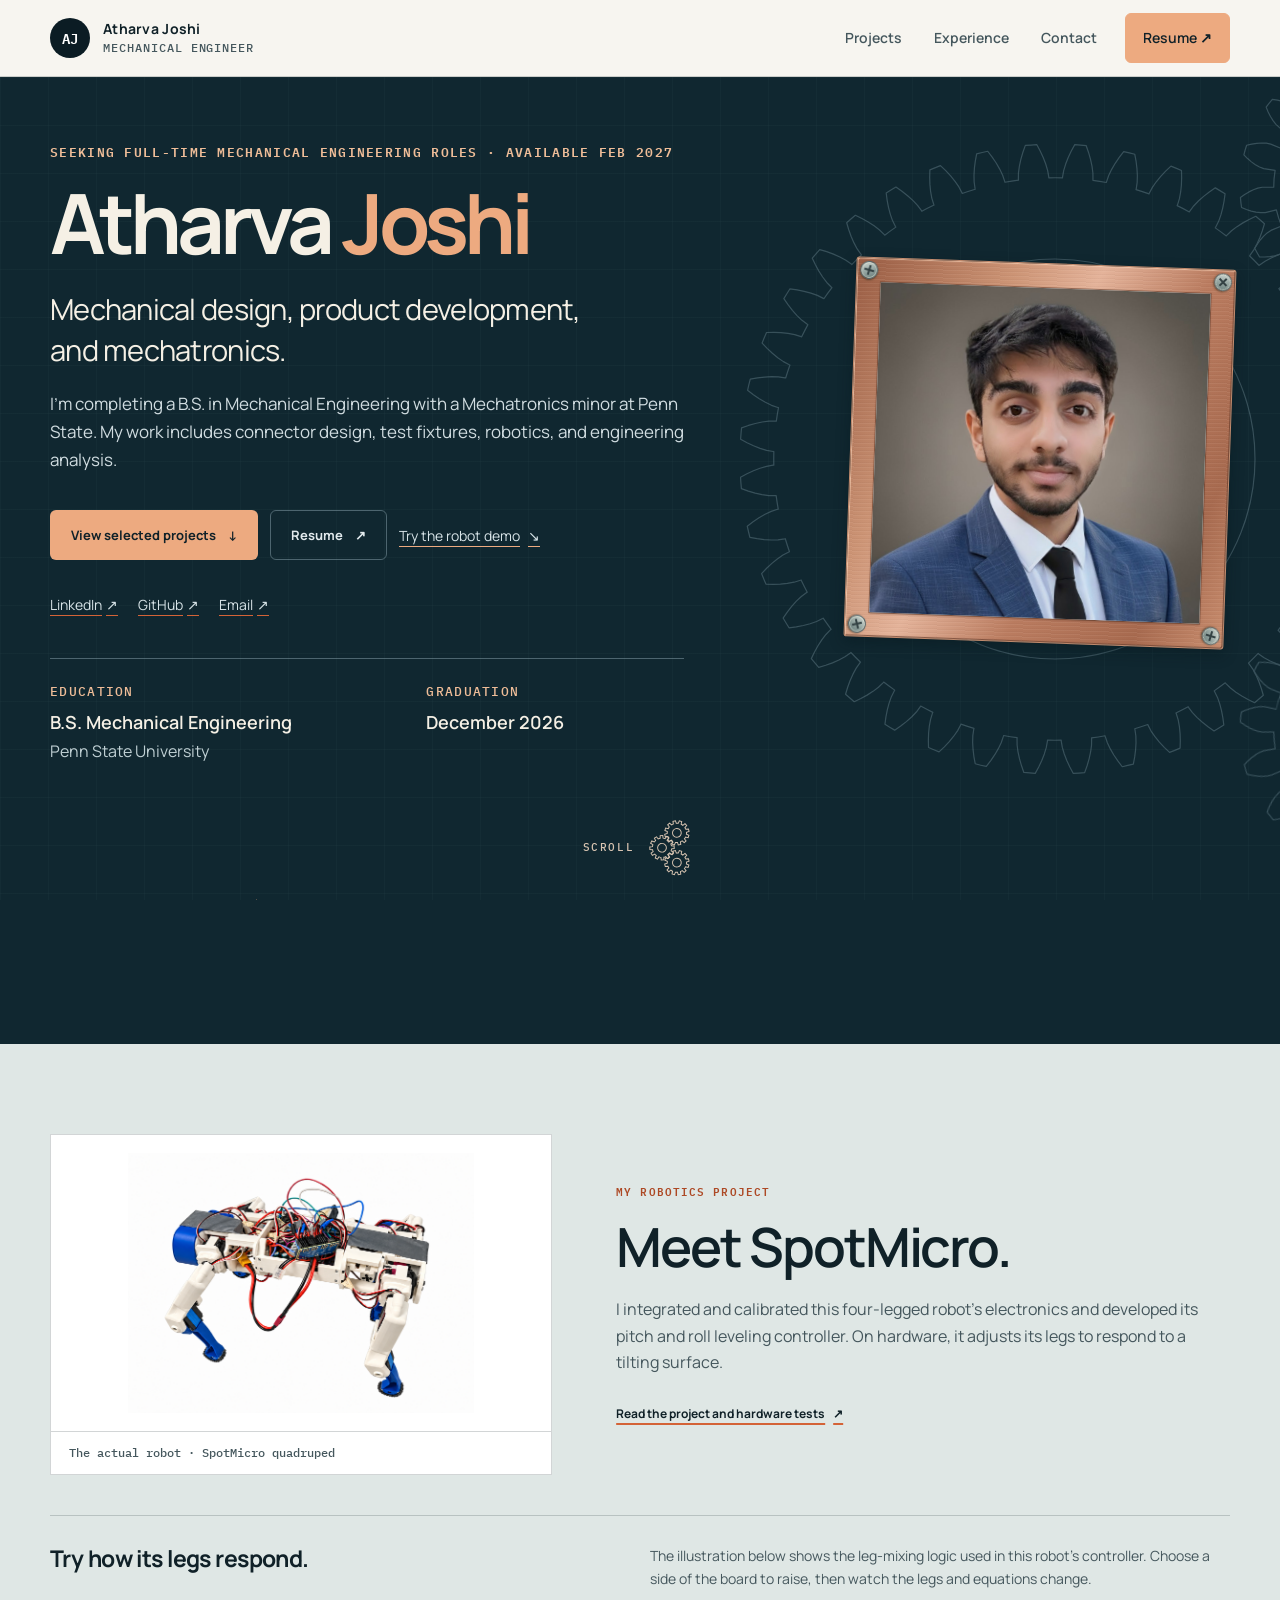
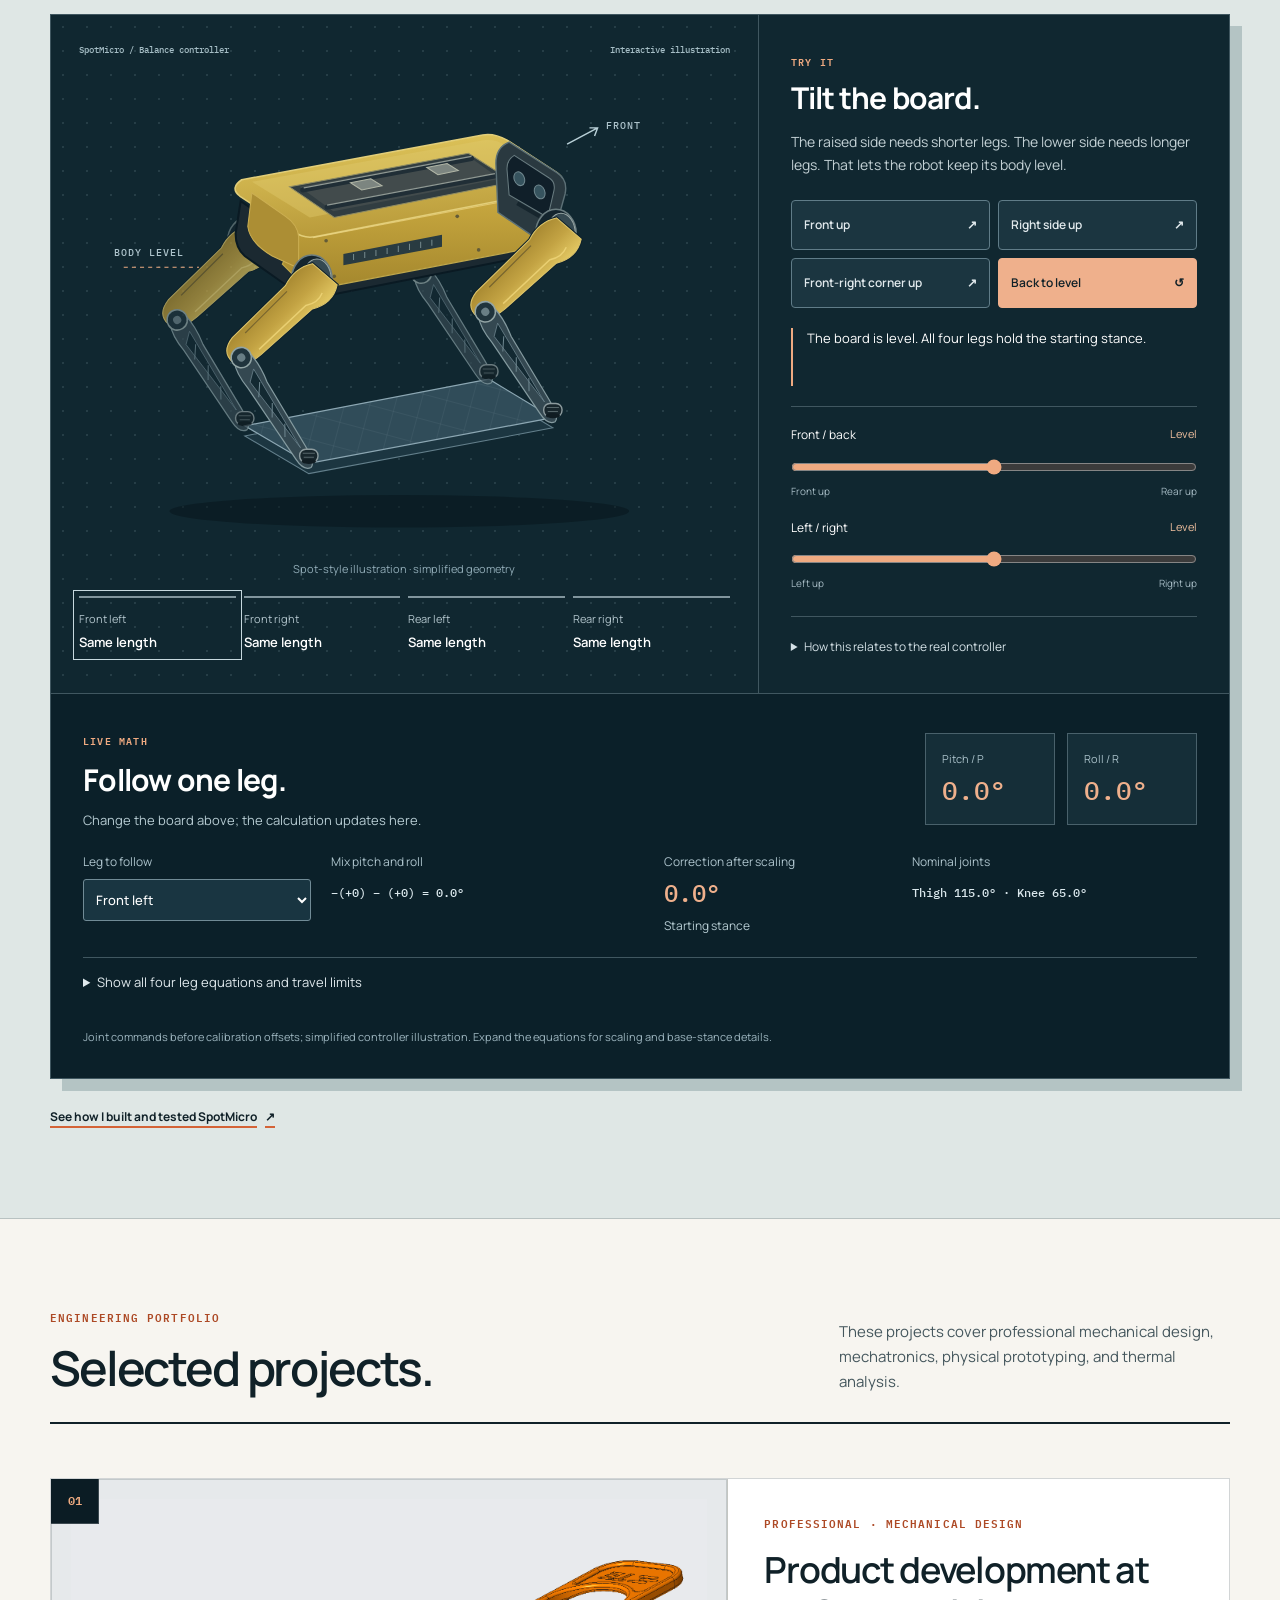
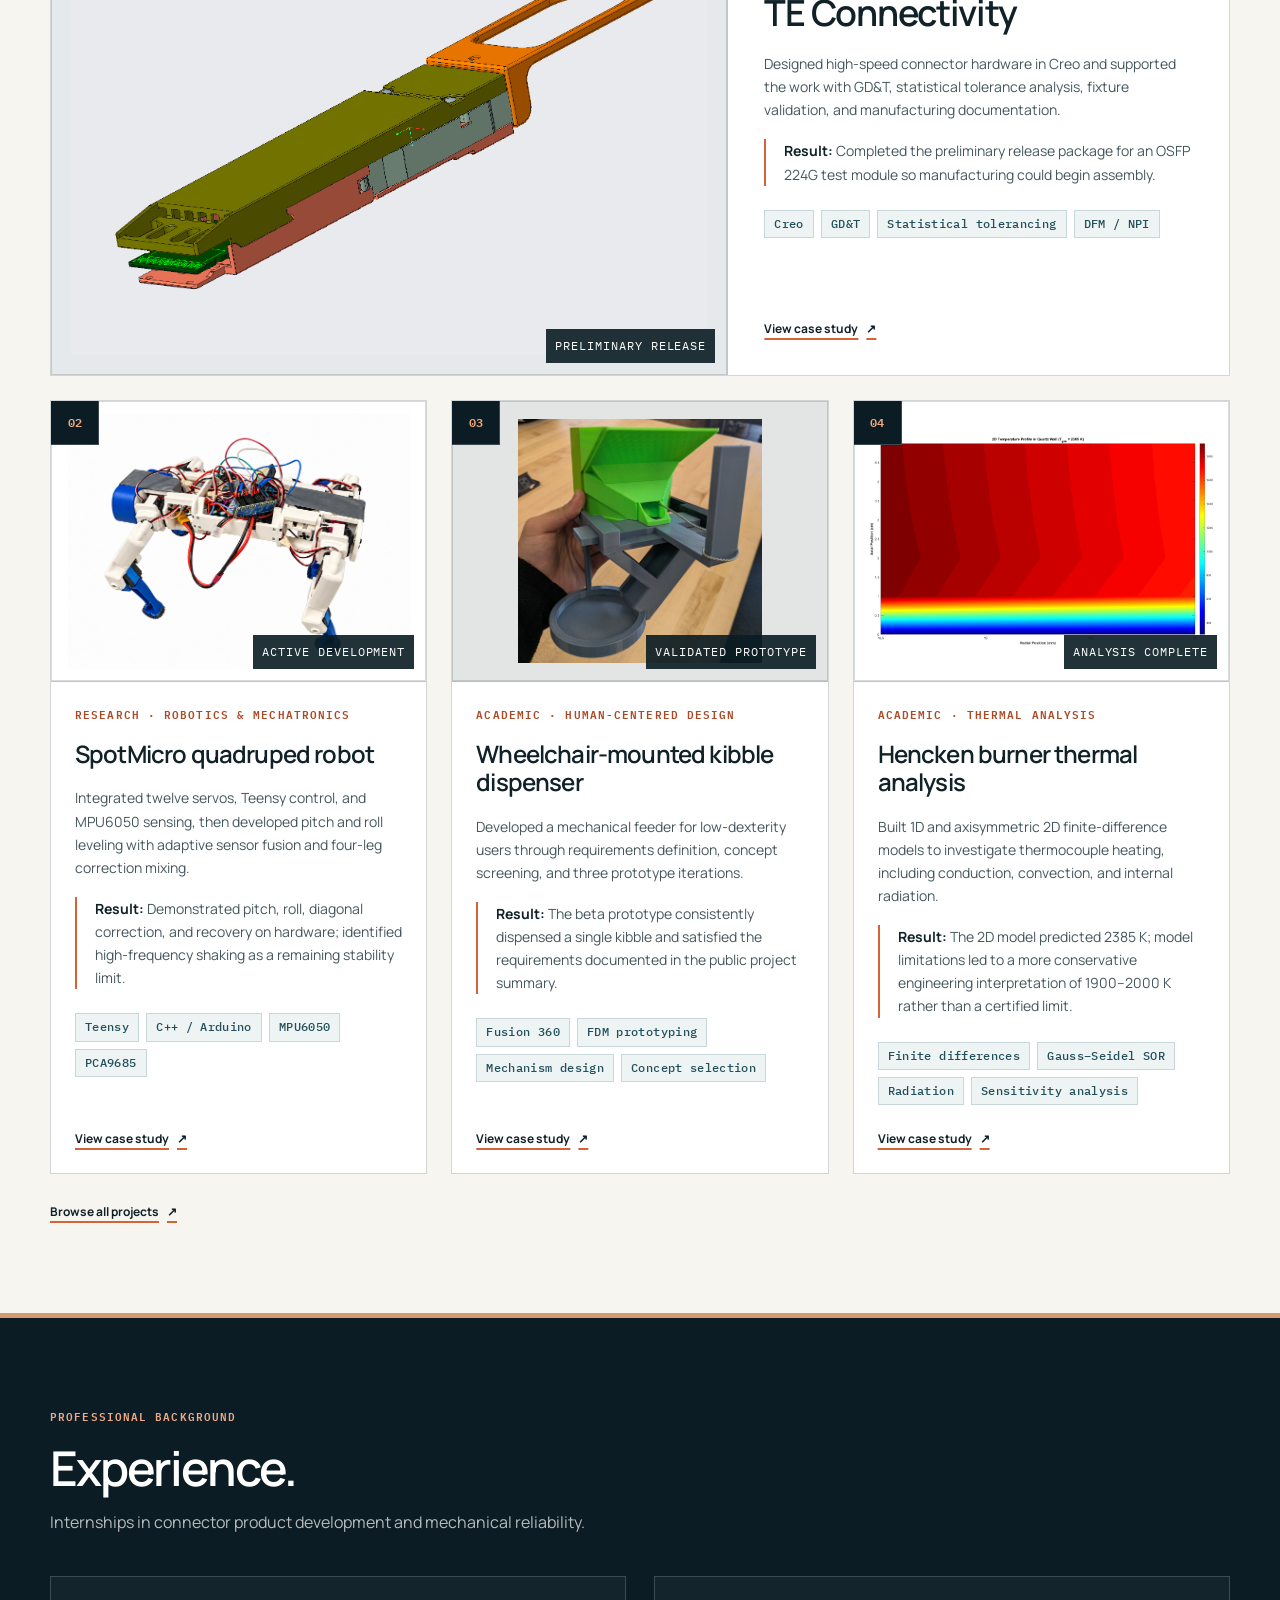
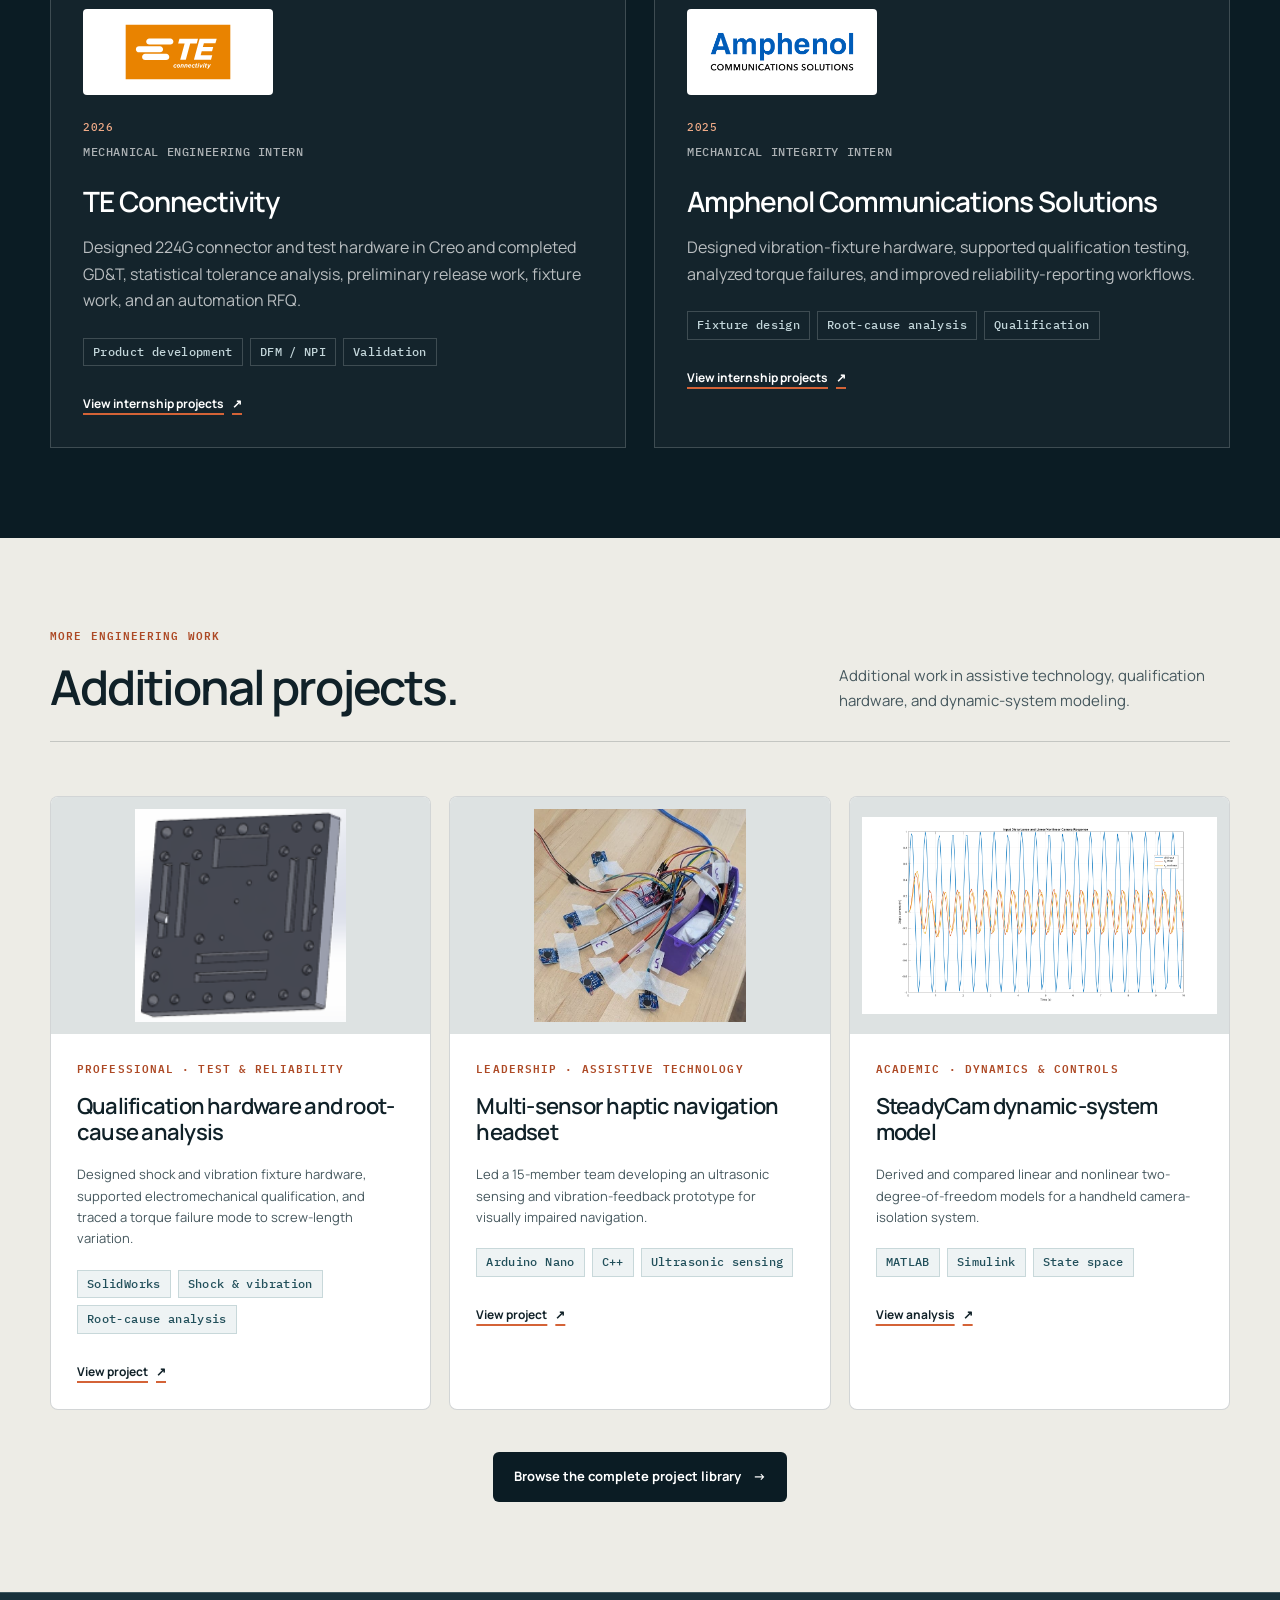
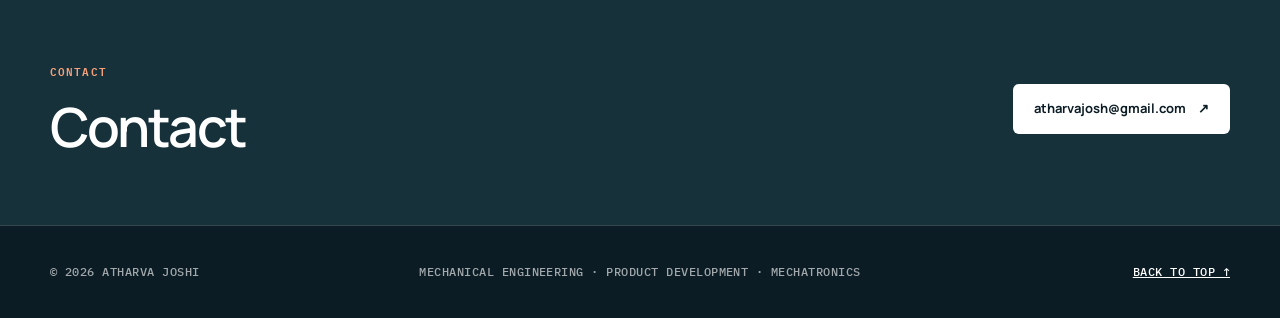
<file: index.html>
<!doctype html>
<html lang="en">
  <head>
    <meta charset="utf-8">
    <meta name="viewport" content="width=device-width, initial-scale=1">
    <script>if (!matchMedia('(prefers-reduced-motion: reduce)').matches) { document.documentElement.classList.add('hero-intro-pending'); setTimeout(() => document.documentElement.classList.remove('hero-intro-pending'), 4500); }</script>
    <title>Atharva Joshi | Mechanical Engineering Portfolio</title>
    <meta name="description" content="Mechanical engineering portfolio of Atharva Joshi: product development, mechatronics, testing, manufacturing, and engineering analysis.">
    <meta name="theme-color" content="#0b1c24">
    <link rel="canonical" href="https://wargodakj.github.io/">

    <meta property="og:type" content="website">
    <meta property="og:url" content="https://wargodakj.github.io/">
    <meta property="og:title" content="Atharva Joshi | Mechanical Engineering Portfolio">
    <meta property="og:description" content="Selected work in product development, physical systems, mechatronics, testing, and engineering analysis.">
    <meta property="og:image" content="https://wargodakj.github.io/assets/te-osfp-test-module.png">
    <meta name="twitter:card" content="summary_large_image">
    <meta name="twitter:title" content="Atharva Joshi | Mechanical Engineering Portfolio">
    <meta name="twitter:description" content="Selected work in product development, physical systems, mechatronics, testing, and engineering analysis.">
    <meta name="twitter:image" content="https://wargodakj.github.io/assets/te-osfp-test-module.png">

    <link rel="preconnect" href="https://fonts.googleapis.com">
    <link rel="preconnect" href="https://fonts.gstatic.com" crossorigin>
    <link href="https://fonts.googleapis.com/css2?family=IBM+Plex+Mono:wght@500;600&family=Manrope:wght@400;500;600;700&display=swap" rel="stylesheet">
    <link rel="stylesheet" href="styles.css">
    <link rel="stylesheet" href="leg-mixer.css?v=spot-silhouette-20261108a">
    <link rel="stylesheet" href="home.css?v=scroll-sparks-20261108">
    <script type="module" src="portfolio.js"></script>
    <script type="module" src="leg-mixer.js?v=spot-silhouette-20261108a"></script>
    <script type="module" src="hero-gears.js?v=copper-20261108"></script>
    <script type="module" src="hero-portrait.js?v=copper-20261108"></script>
    <script type="module" src="hero-scroll.js?v=scroll-sparks-20261108"></script>
  </head>
  <body class="portfolio-home">
    <a class="skip-link" href="#main-content">Skip to content</a>

    <header class="site-header" data-header>
      <div class="shell header-inner">
        <a class="brand" href="#top" aria-label="Atharva Joshi, home">
          <span class="brand-mark" aria-hidden="true">AJ</span>
          <span class="brand-copy">
            <strong>Atharva Joshi</strong>
            <span>Mechanical engineer</span>
          </span>
        </a>

        <button class="menu-button" type="button" aria-expanded="false" aria-controls="primary-navigation" data-menu-button>
          <span class="menu-button-label">Menu</span>
          <span class="menu-button-lines" aria-hidden="true"><i></i><i></i></span>
        </button>

        <nav class="primary-nav" id="primary-navigation" aria-label="Primary navigation" data-navigation>
          <a href="#selected-work">Projects</a>
          <a href="#experience">Experience</a>
          <a href="#contact">Contact</a>
          <a class="nav-resume" href="assets/Atharva_Joshi_Resume.pdf" target="_blank" rel="noopener">Resume <span aria-hidden="true">↗</span></a>
        </nav>
      </div>
    </header>

    <main id="main-content">
      <section class="hero" id="top" aria-labelledby="hero-title">
        <div class="shell hero-grid">
          <div class="hero-copy" id="about">
            <p class="eyebrow">Seeking full-time Mechanical Engineering roles · <span class="hero-availability-date">Available Feb 2027</span></p>
            <h1 id="hero-title">Atharva <span>Joshi</span></h1>
            <p class="hero-specialty">Mechanical design, product development, and mechatronics.</p>
            <p class="hero-lede">I’m completing a B.S. in Mechanical Engineering with a Mechatronics minor at Penn State. My work includes connector design, test fixtures, robotics, and engineering analysis.</p>
            <div class="hero-actions">
              <a class="button button-primary" href="#selected-work">View selected projects <span aria-hidden="true">↓</span></a>
              <a class="button button-secondary" href="assets/Atharva_Joshi_Resume.pdf" target="_blank" rel="noopener">Resume <span aria-hidden="true">↗</span></a>
              <a class="hero-demo-link" href="#try-robot">Try the robot demo <span aria-hidden="true">↘</span></a>
            </div>
            <div class="hero-links" aria-label="Professional profiles">
              <a href="https://www.linkedin.com/in/atharvajoshi2026" target="_blank" rel="noopener">LinkedIn <span aria-hidden="true">↗</span></a>
              <a href="https://github.com/WarGodAKJ" target="_blank" rel="noopener">GitHub <span aria-hidden="true">↗</span></a>
              <a href="mailto:atharvajosh@gmail.com">Email <span aria-hidden="true">↗</span></a>
            </div>
            <dl class="hero-facts" aria-label="Current profile">
              <div>
                <dt>Education</dt>
                <dd>B.S. Mechanical Engineering
                  <span class="hero-school">Penn State University</span>
                </dd>
              </div>
              <div>
                <dt>Graduation</dt>
                <dd>December 2026</dd>
              </div>
            </dl>
          </div>

          <figure class="hero-portrait" data-portrait-panel>
            <span class="portrait-screw is-top-left" aria-hidden="true"></span>
            <span class="portrait-screw is-top-right" aria-hidden="true"></span>
            <span class="portrait-screw is-bottom-left" aria-hidden="true"></span>
            <span class="portrait-screw is-bottom-right" aria-hidden="true"></span>
            <button class="portrait-flip" type="button" id="hero-flip-panel" data-portrait-flip aria-label="Portrait of Atharva Joshi" disabled>
              <span class="portrait-flip-inner">
                <span class="portrait-face portrait-front" data-portrait-front>
                  <img src="assets/bkl.jpg" alt="Atharva Joshi" width="1024" height="1024" fetchpriority="high">
                </span>
                <span class="portrait-face portrait-back" data-portrait-back aria-hidden="true">
                  <span class="portrait-collage">
                    <span class="portrait-project is-mobile-project" data-portrait-project data-project-label="SpotMicro">
                      <img src="assets/hero/spotmicro.webp" alt="My SpotMicro quadruped with its integrated servos and electronics" width="640" height="480" decoding="async">
                      <span class="portrait-project-label">SpotMicro</span>
                    </span>
                    <span class="portrait-project" data-portrait-project data-project-label="Connector design">
                      <img src="assets/hero/connector.webp" alt="Creo assembly render of the TE OSFP 224G test module" width="640" height="458" decoding="async">
                      <span class="portrait-project-label"><span class="project-label-wide">Connector design</span><span class="project-label-compact">Connector</span></span>
                    </span>
                    <span class="portrait-project" data-portrait-project data-project-label="Thermal analysis">
                      <img src="assets/hero/thermal.webp" alt="Temperature contour from the Hencken burner thermal analysis" width="640" height="386" decoding="async">
                      <span class="portrait-project-label"><span class="project-label-wide">Thermal analysis</span><span class="project-label-compact">Thermal</span></span>
                    </span>
                  </span>
                </span>
              </span>
            </button>
            <span hidden id="portrait-flip-help">Flip between my portrait and work in robotics, connector design, and thermal analysis.</span>
            <span class="portrait-sr-only" role="status" data-portrait-status></span>
          </figure>
        </div>
        <a class="hero-scroll" href="#try-robot" aria-label="Scroll to my SpotMicro project">
          <span>Scroll</span>
          <svg class="scroll-gears" viewBox="0 0 56 68" fill="none" aria-hidden="true" focusable="false">
            <defs><g id="scroll-cue-profile"><path d="M10.63,-2.85L10.86,-1.72L13.92,-1.46L13.92,1.46L10.86,1.72L10.63,2.85L10.27,3.94L12.79,5.69L11.33,8.23L8.55,6.92L7.78,7.78L6.92,8.55L8.23,11.33L5.69,12.79L3.94,10.27L2.85,10.63L1.72,10.86L1.46,13.92L-1.46,13.92L-1.72,10.86L-2.85,10.63L-3.94,10.27L-5.69,12.79L-8.23,11.33L-6.92,8.55L-7.78,7.78L-8.55,6.92L-11.33,8.23L-12.79,5.69L-10.27,3.94L-10.63,2.85L-10.86,1.72L-13.92,1.46L-13.92,-1.46L-10.86,-1.72L-10.63,-2.85L-10.27,-3.94L-12.79,-5.69L-11.33,-8.23L-8.55,-6.92L-7.78,-7.78L-6.92,-8.55L-8.23,-11.33L-5.69,-12.79L-3.94,-10.27L-2.85,-10.63L-1.72,-10.86L-1.46,-13.92L1.46,-13.92L1.72,-10.86L2.85,-10.63L3.94,-10.27L5.69,-12.79L8.23,-11.33L6.92,-8.55L7.78,-7.78L8.55,-6.92L11.33,-8.23L12.79,-5.69L10.27,-3.94Z"/><circle r="5"/></g></defs>
            <g transform="translate(16 34)"><g data-scroll-gear data-gear-direction="1"><use href="#scroll-cue-profile"/></g></g>
            <g transform="translate(33 17) rotate(15)"><g data-scroll-gear data-gear-direction="-1"><use href="#scroll-cue-profile"/></g></g>
            <g transform="translate(33 51) rotate(15)"><g data-scroll-gear data-gear-direction="-1"><use href="#scroll-cue-profile"/></g></g>
            <g transform="translate(24.5 25.5)" data-scroll-sparks>
              <path class="scroll-spark" d="M0 0L-2 5" data-spark-x="-15" data-spark-y="38"/>
              <path class="scroll-spark" d="M0 0L0 7" data-spark-x="-4" data-spark-y="51"/>
              <path class="scroll-spark" d="M0 0L2 5" data-spark-x="12" data-spark-y="42"/>
              <path class="scroll-spark" d="M0 0L-1 4" data-spark-x="-9" data-spark-y="31"/>
              <path class="scroll-spark" d="M0 0L1 6" data-spark-x="5" data-spark-y="46"/>
              <path class="scroll-spark" d="M0 0L2 4" data-spark-x="18" data-spark-y="34"/>
            </g>
            <g transform="translate(24.5 42.5)" data-scroll-sparks>
              <path class="scroll-spark" d="M0 0L-2 5" data-spark-x="-14" data-spark-y="35"/>
              <path class="scroll-spark" d="M0 0L0 7" data-spark-x="-2" data-spark-y="48"/>
              <path class="scroll-spark" d="M0 0L2 5" data-spark-x="13" data-spark-y="40"/>
              <path class="scroll-spark" d="M0 0L-1 4" data-spark-x="-8" data-spark-y="29"/>
              <path class="scroll-spark" d="M0 0L1 6" data-spark-x="6" data-spark-y="44"/>
              <path class="scroll-spark" d="M0 0L2 4" data-spark-x="19" data-spark-y="32"/>
            </g>
          </svg>
        </a>
      </section>

      <div class="hero-transition" aria-hidden="true"></div>

      <section class="section workbench" id="try-robot" aria-labelledby="workbench-title">
        <div class="shell">
          <div class="robot-project-intro">
            <figure class="robot-project-photo">
              <a href="work/spotmicro/" aria-label="Read about my SpotMicro robot project"><img src="assets/spotmicro-robot.png" alt="My physical SpotMicro quadruped with its twelve servos, electronics, and wiring" width="1448" height="1086" loading="lazy"></a>
              <figcaption>The actual robot · SpotMicro quadruped</figcaption>
            </figure>
            <div class="robot-project-copy">
              <p class="eyebrow">My robotics project</p>
              <h2 id="workbench-title">Meet SpotMicro.</h2>
              <p>I integrated and calibrated this four-legged robot’s electronics and developed its pitch and roll leveling controller. On hardware, it adjusts its legs to respond to a tilting surface.</p>
              <a class="text-link" href="work/spotmicro/">Read the project and hardware tests <span aria-hidden="true">↗</span></a>
            </div>
          </div>
          <div class="robot-demo-intro"><h3>Try how its legs respond.</h3><p>The illustration below shows the leg-mixing logic used in this robot’s controller. Choose a side of the board to raise, then watch the legs and equations change.</p></div>
          <div class="leg-mixer" id="robot-controller" data-leg-mixer><p class="mixer-fallback">When one side of the board rises, the robot shortens the legs on that side and extends the opposite legs. Enable JavaScript to try the interactive illustration.</p></div>
          <a class="text-link" href="work/spotmicro/#leg-control">See how I built and tested SpotMicro <span aria-hidden="true">↗</span></a>
        </div>
      </section>

      <section class="section selected-work" id="selected-work" aria-labelledby="selected-work-title">
        <div class="shell">
          <div class="section-heading">
            <div>
              <p class="eyebrow">Engineering portfolio</p>
              <h2 id="selected-work-title">Selected projects.</h2>
            </div>
            <p>These projects cover professional mechanical design, mechatronics, physical prototyping, and thermal analysis.</p>
          </div>
          <div class="featured-grid" data-featured-projects></div>
          <a class="text-link" href="work/">Browse all projects <span aria-hidden="true">↗</span></a>
        </div>
      </section>

      <section class="section experience" id="experience" aria-labelledby="experience-title">
        <div class="shell experience-layout">
          <div class="experience-intro">
            <p class="eyebrow">Professional background</p>
            <h2 id="experience-title">Experience.</h2>
            <p>Internships in connector product development and mechanical reliability.</p>
          </div>

          <div class="experience-list">
            <article class="experience-item">
              <div class="experience-logo"><img src="assets/te-connectivity-logo.svg" alt="TE Connectivity" loading="lazy"></div>
              <div class="experience-meta">
                <span>2026</span>
                <span>Mechanical Engineering Intern</span>
              </div>
              <div>
                <h3>TE Connectivity</h3>
                <p>Designed 224G connector and test hardware in Creo and completed GD&amp;T, statistical tolerance analysis, preliminary release work, fixture work, and an automation RFQ.</p>
                <ul class="inline-tags" aria-label="TE Connectivity skills">
                  <li>Product development</li><li>DFM / NPI</li><li>Validation</li>
                </ul>
                <a class="text-link" href="work/te-connectivity/">View internship projects <span aria-hidden="true">↗</span></a>
              </div>
            </article>

            <article class="experience-item">
              <div class="experience-logo"><img src="assets/amphenol-cs-logo.png" alt="Amphenol Communications Solutions" loading="lazy"></div>
              <div class="experience-meta">
                <span>2025</span>
                <span>Mechanical Integrity Intern</span>
              </div>
              <div>
                <h3>Amphenol Communications Solutions</h3>
                <p>Designed vibration-fixture hardware, supported qualification testing, analyzed torque failures, and improved reliability-reporting workflows.</p>
                <ul class="inline-tags" aria-label="Amphenol skills">
                  <li>Fixture design</li><li>Root-cause analysis</li><li>Qualification</li>
                </ul>
                <a class="text-link" href="work/amphenol/">View internship projects <span aria-hidden="true">↗</span></a>
              </div>
            </article>
          </div>
        </div>
      </section>



      <section class="section more-work" aria-labelledby="more-work-title">
        <div class="shell">
          <div class="section-heading">
            <div>
              <p class="eyebrow">More engineering work</p>
              <h2 id="more-work-title">Additional projects.</h2>
            </div>
            <p>Additional work in assistive technology, qualification hardware, and dynamic-system modeling.</p>
          </div>
          <div class="supporting-grid" data-supporting-projects></div>
          <div class="section-action">
            <a class="button button-ink" href="work/">Browse the complete project library <span aria-hidden="true">→</span></a>
          </div>
        </div>
      </section>

      <section class="contact-band" id="contact" aria-labelledby="contact-title">
        <div class="shell contact-inner">
          <div>
            <p class="eyebrow">Contact</p>
            <h2 id="contact-title">Contact</h2>
          </div>
          <a class="button button-light" href="mailto:atharvajosh@gmail.com">atharvajosh@gmail.com <span aria-hidden="true">↗</span></a>
        </div>
      </section>
    </main>

    <footer class="site-footer">
      <div class="shell footer-inner">
        <p>© <span data-current-year></span> Atharva Joshi</p>
        <p>Mechanical engineering · Product development · Mechatronics</p>
        <a href="#top">Back to top ↑</a>
      </div>
    </footer>
  </body>
</html>
</file>
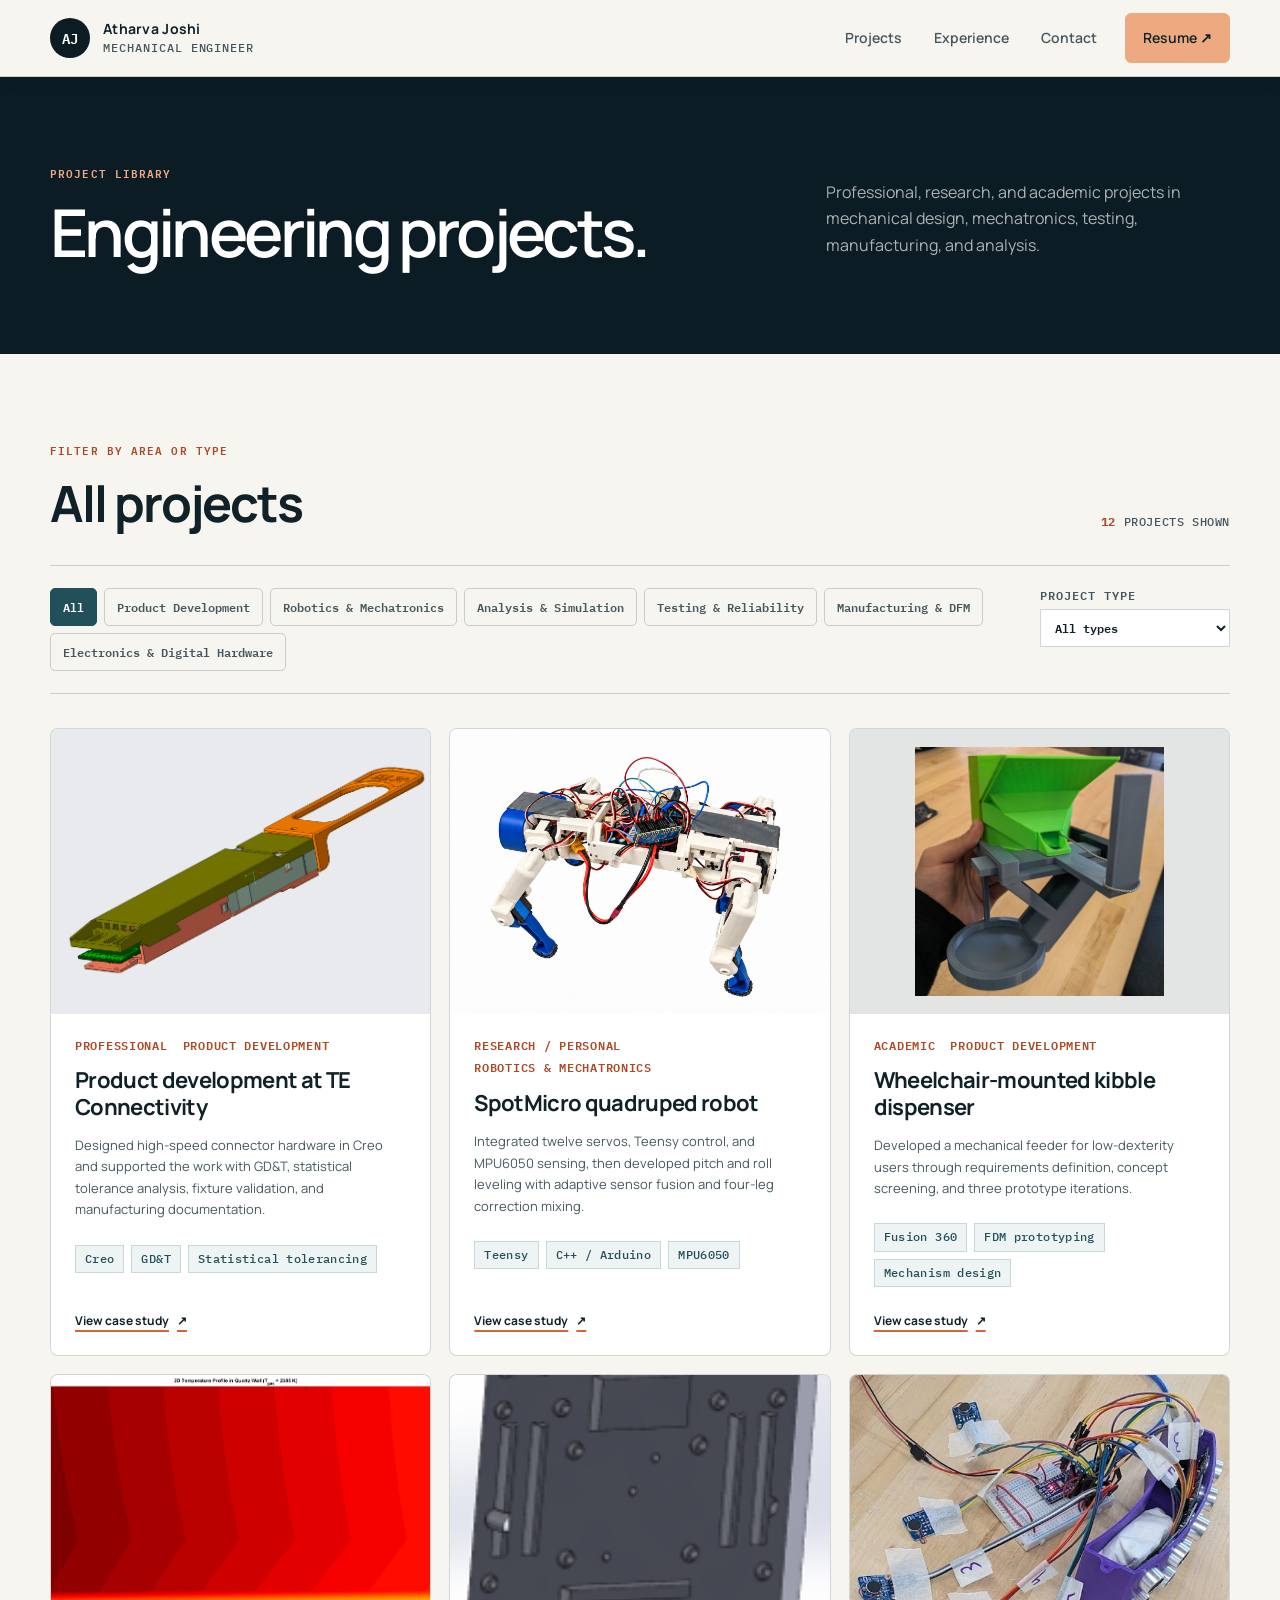
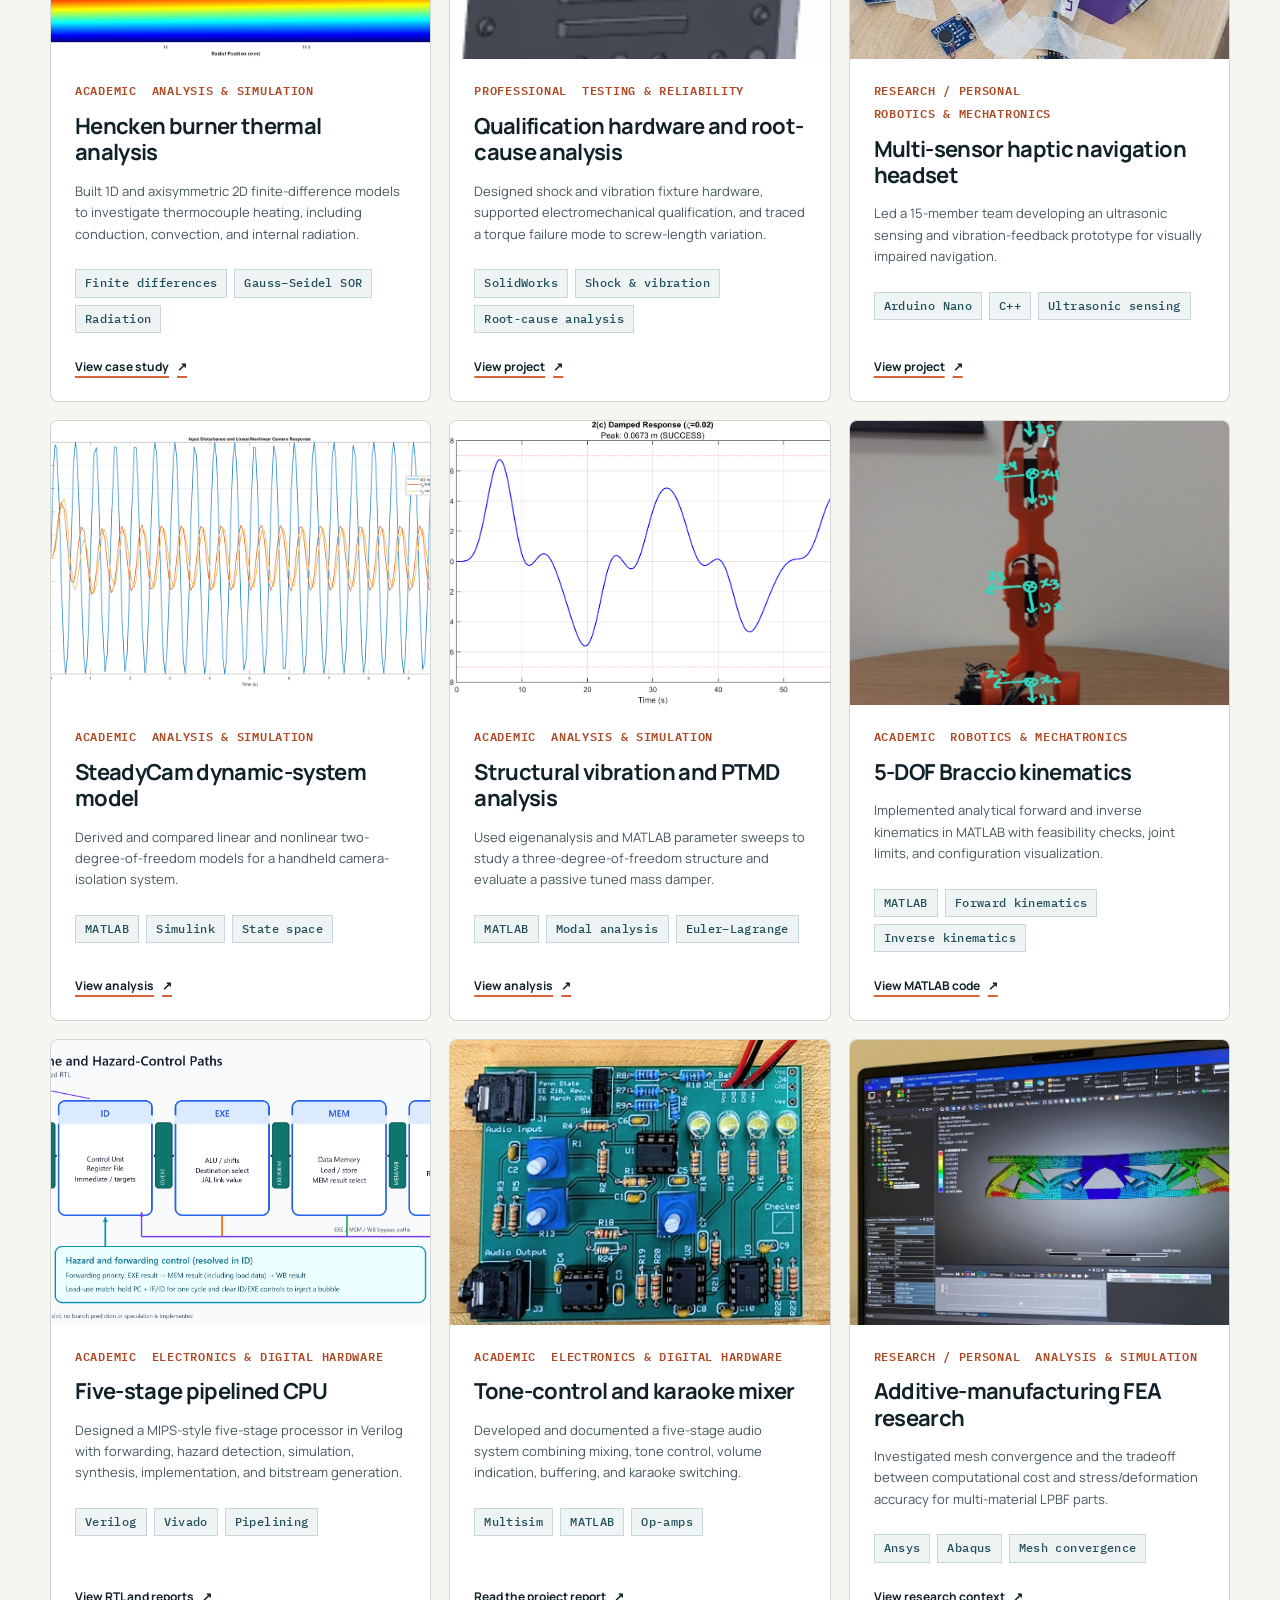
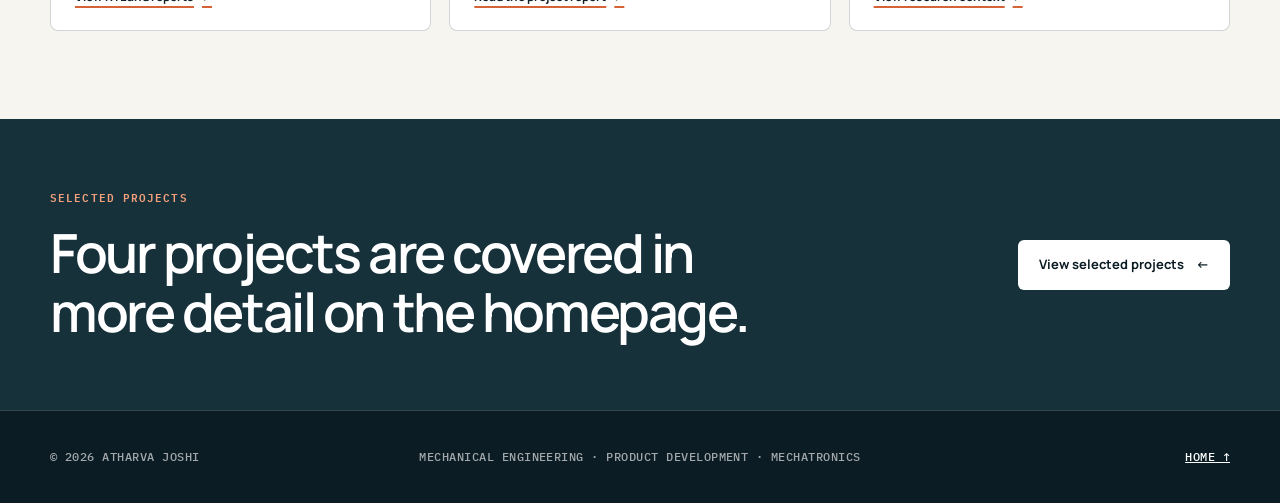
<file: work/index.html>
<!doctype html>
<html lang="en">
  <head>
    <meta charset="utf-8">
    <meta name="viewport" content="width=device-width, initial-scale=1">
    <title>Engineering Work | Atharva Joshi</title>
    <meta name="description" content="Explore Atharva Joshi's professional, research, and academic engineering projects by domain.">
    <meta name="theme-color" content="#0b1c24">
    <link rel="canonical" href="https://wargodakj.github.io/work/">
    <meta property="og:type" content="website">
    <meta property="og:url" content="https://wargodakj.github.io/work/">
    <meta property="og:title" content="Engineering Work | Atharva Joshi">
    <meta property="og:description" content="Professional, research, and academic work across product development, mechatronics, testing, manufacturing, and simulation.">
    <meta property="og:image" content="https://wargodakj.github.io/assets/te-osfp-test-module.png">
    <meta name="twitter:card" content="summary_large_image">
    <link rel="preconnect" href="https://fonts.googleapis.com">
    <link rel="preconnect" href="https://fonts.gstatic.com" crossorigin>
    <link href="https://fonts.googleapis.com/css2?family=IBM+Plex+Mono:wght@500;600&family=Manrope:wght@400;500;600;700&display=swap" rel="stylesheet">
    <link rel="stylesheet" href="../styles.css">
    <script type="module" src="work.js"></script>
  </head>
  <body>
    <a class="skip-link" href="#project-library">Skip to projects</a>

    <header class="site-header is-scrolled">
      <div class="shell header-inner">
        <a class="brand" href="../index.html" aria-label="Atharva Joshi, home">
          <span class="brand-mark" aria-hidden="true">AJ</span>
          <span class="brand-copy"><strong>Atharva Joshi</strong><span>Mechanical engineer</span></span>
        </a>
        <button class="menu-button" type="button" aria-expanded="false" aria-controls="primary-navigation" data-menu-button>
          <span class="menu-button-label">Menu</span>
          <span class="menu-button-lines" aria-hidden="true"><i></i><i></i></span>
        </button>
        <nav class="primary-nav" id="primary-navigation" aria-label="Primary navigation" data-navigation>
          <a href="../index.html#selected-work">Projects</a>
          <a href="../index.html#experience">Experience</a>
          <a href="../index.html#contact">Contact</a>
          <a class="nav-resume" href="../assets/Atharva_Joshi_Resume.pdf" target="_blank" rel="noopener">Resume <span aria-hidden="true">↗</span></a>
        </nav>
      </div>
    </header>

    <main>
      <section class="page-hero">
        <div class="shell page-hero-grid">
          <div>
            <p class="eyebrow">Project library</p>
            <h1>Engineering projects.</h1>
          </div>
          <p>Professional, research, and academic projects in mechanical design, mechatronics, testing, manufacturing, and analysis.</p>
        </div>
      </section>

      <section class="library-section" id="project-library" aria-labelledby="library-title">
        <div class="shell">
          <div class="library-header">
            <div>
              <p class="eyebrow">Filter by area or type</p>
              <h2 id="library-title">All projects</h2>
            </div>
            <p class="result-count" aria-live="polite"><strong data-result-count>0</strong> projects shown</p>
          </div>

          <div class="library-controls" aria-label="Project filters">
            <div class="filter-group" role="group" aria-label="Filter by engineering domain" data-domain-filters></div>
            <label class="type-filter">
              <span>Project type</span>
              <select data-type-filter>
                <option value="All">All types</option>
                <option value="Professional">Professional</option>
                <option value="Research / Personal">Research / personal</option>
                <option value="Academic">Academic</option>
              </select>
            </label>
          </div>

          <div class="library-grid" data-project-library></div>
          <p class="library-empty" data-empty-state hidden>No projects match both filters. Try another combination.</p>
        </div>
      </section>

      <section class="contact-band">
        <div class="shell contact-inner">
          <div><p class="eyebrow">Selected projects</p><h2>Four projects are covered in more detail on the homepage.</h2></div>
          <a class="button button-light" href="../index.html#selected-work">View selected projects <span aria-hidden="true">←</span></a>
        </div>
      </section>
    </main>

    <footer class="site-footer">
      <div class="shell footer-inner">
        <p>© <span data-current-year></span> Atharva Joshi</p>
        <p>Mechanical engineering · Product development · Mechatronics</p>
        <a href="../index.html">Home ↑</a>
      </div>
    </footer>
  </body>
</html>
</file>
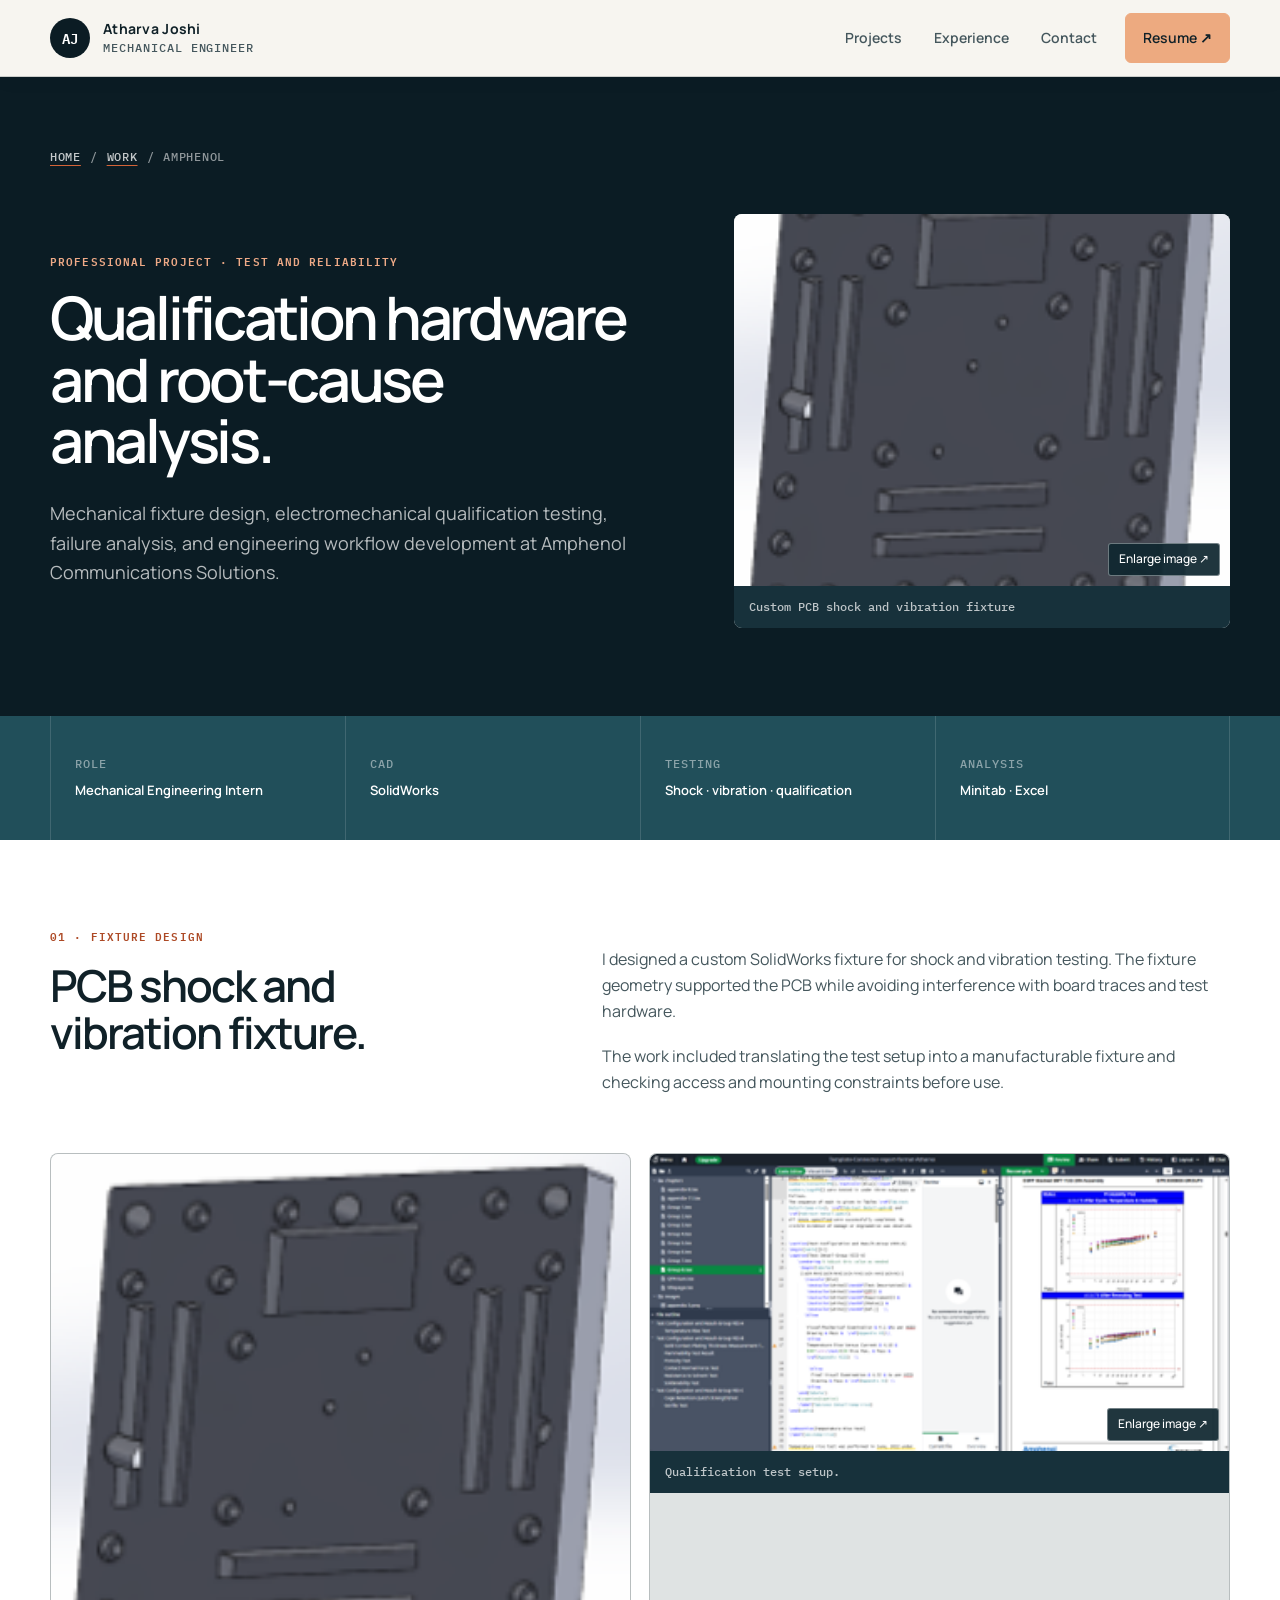
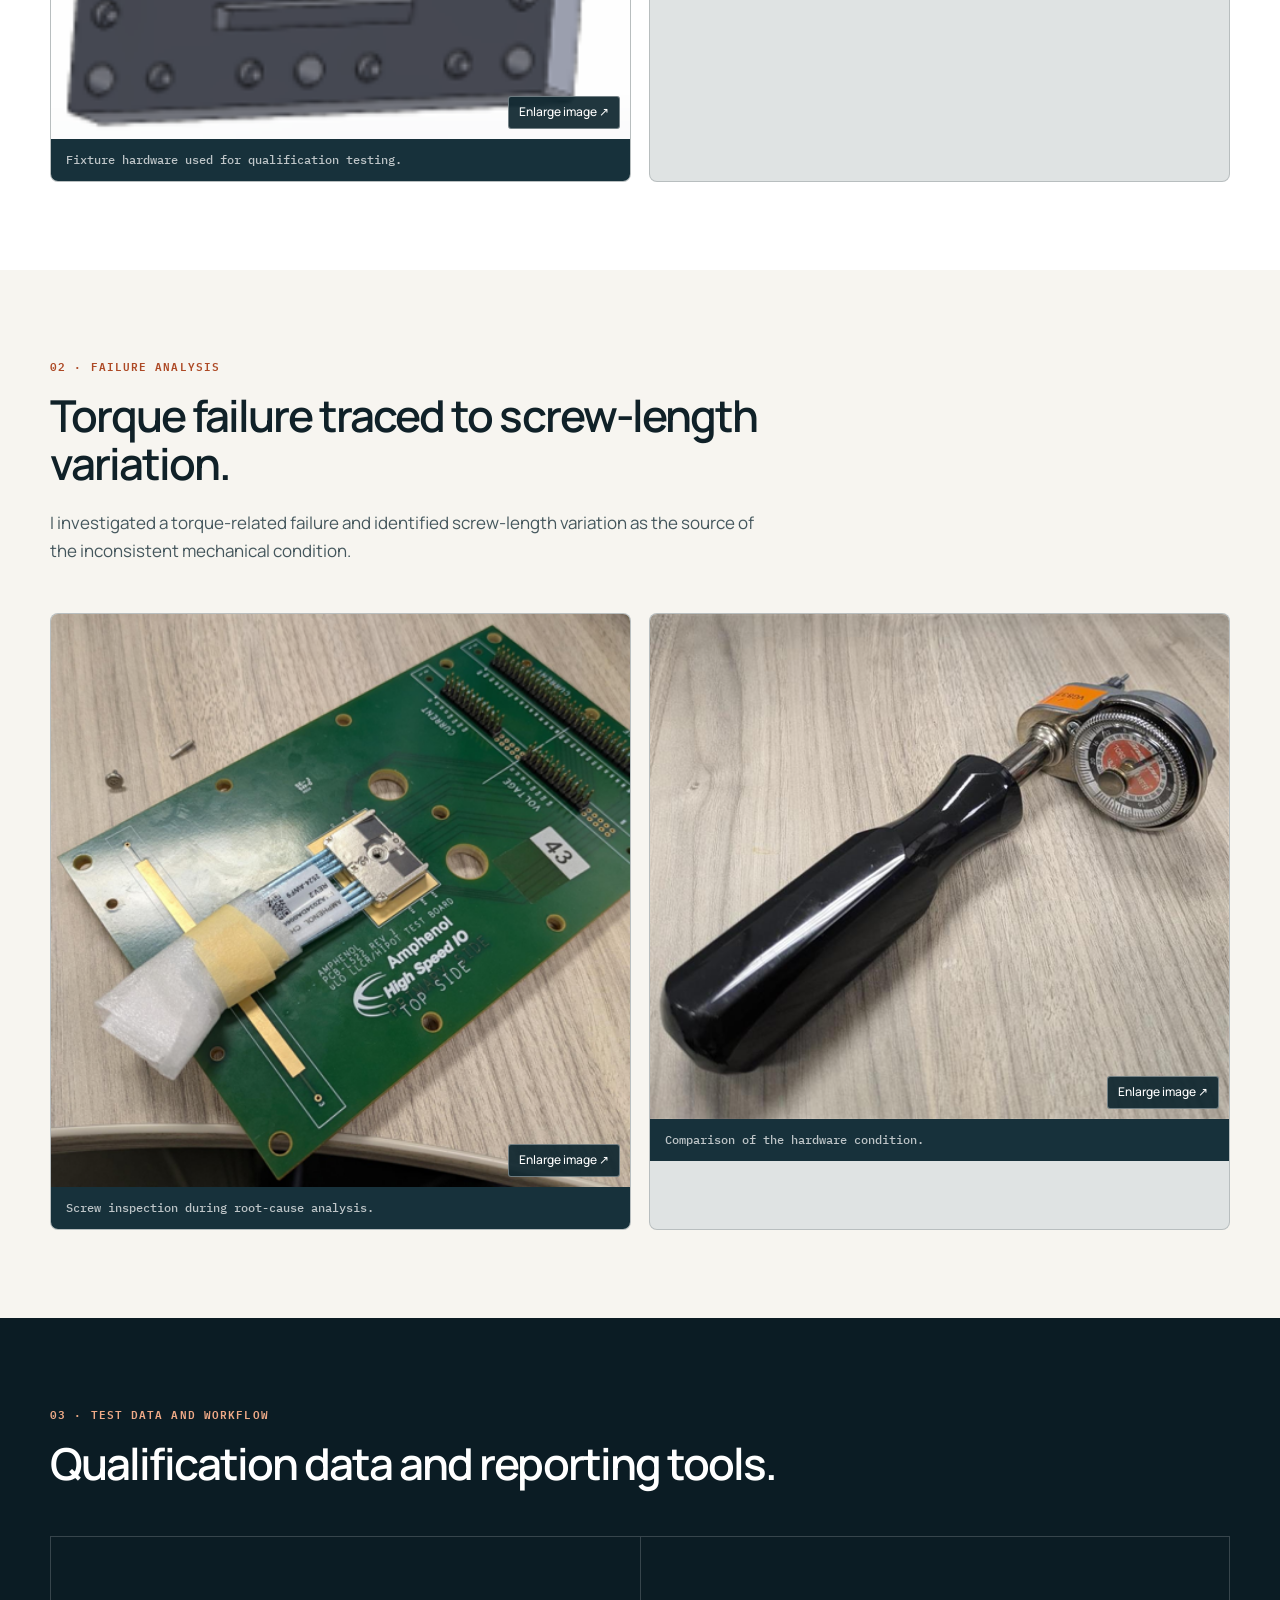
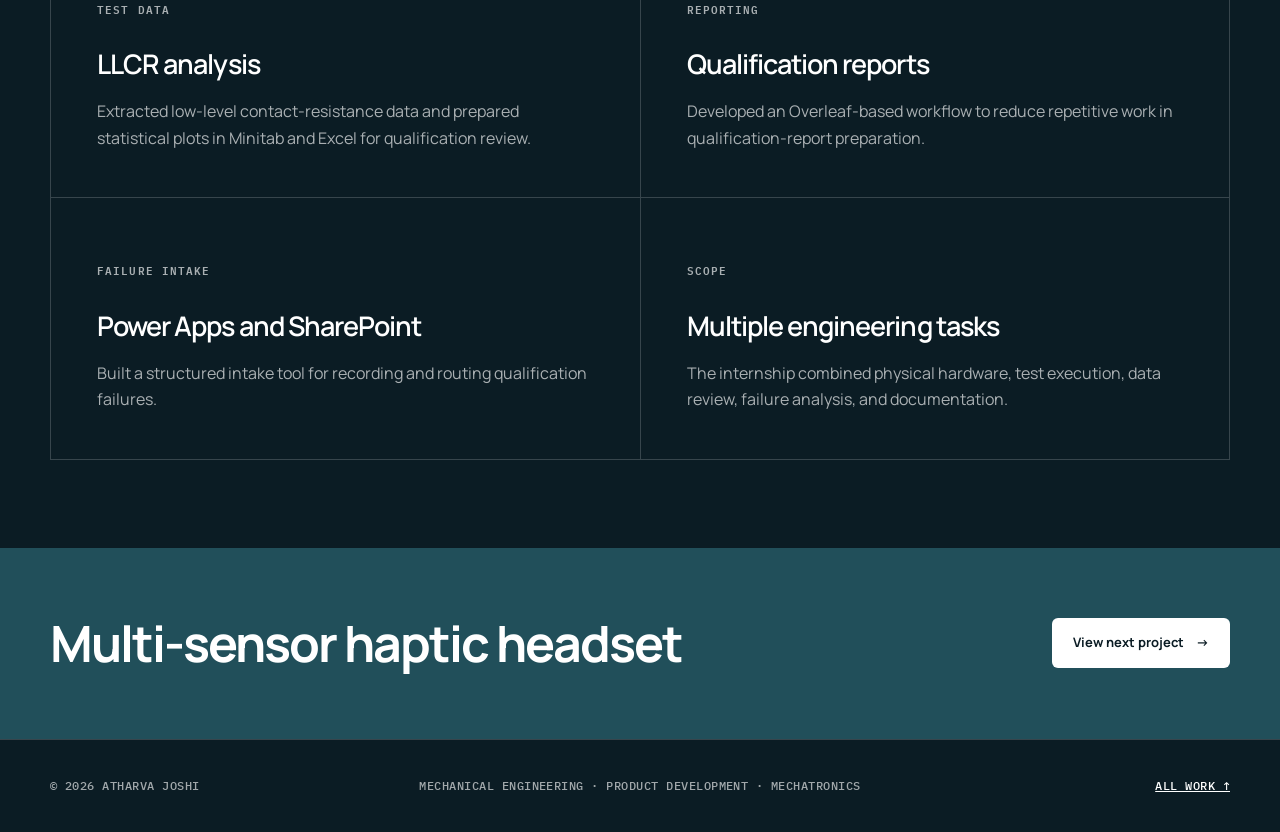
<file: work/amphenol/index.html>
<!doctype html>
<html lang="en">
  <head>
    <meta charset="utf-8"><meta name="viewport" content="width=device-width, initial-scale=1">
    <title>Amphenol Qualification Engineering | Atharva Joshi</title>
    <meta name="description" content="Mechanical fixture design, qualification testing, root-cause analysis, and engineering workflow tools developed at Amphenol.">
    <meta name="theme-color" content="#0b1c24"><link rel="canonical" href="https://wargodakj.github.io/work/amphenol/">
    <meta property="og:type" content="article"><meta property="og:title" content="Amphenol Qualification Engineering | Atharva Joshi"><meta property="og:description" content="Fixture design, qualification testing, torque root-cause analysis, and engineering workflow tools."><meta property="og:image" content="https://wargodakj.github.io/assets/Fixture%20PIC%202.png"><meta name="twitter:card" content="summary_large_image">
    <link rel="preconnect" href="https://fonts.googleapis.com"><link rel="preconnect" href="https://fonts.gstatic.com" crossorigin><link href="https://fonts.googleapis.com/css2?family=IBM+Plex+Mono:wght@500;600&family=Manrope:wght@400;500;600;700&display=swap" rel="stylesheet"><link rel="stylesheet" href="../../styles.css"><link rel="stylesheet" href="../case-study.css"><script defer src="../case-study.js"></script>
  </head>
  <body>
    <a class="skip-link" href="#case-content">Skip to case study</a>
    <header class="site-header is-scrolled"><div class="shell header-inner"><a class="brand" href="../../index.html" aria-label="Atharva Joshi, home"><span class="brand-mark" aria-hidden="true">AJ</span><span class="brand-copy"><strong>Atharva Joshi</strong><span>Mechanical engineer</span></span></a><button class="menu-button" type="button" aria-expanded="false" aria-controls="primary-navigation" data-menu-button><span class="menu-button-label">Menu</span><span class="menu-button-lines" aria-hidden="true"><i></i><i></i></span></button><nav class="primary-nav" id="primary-navigation" aria-label="Primary navigation" data-navigation><a href="../../index.html#selected-work">Projects</a><a href="../../index.html#experience">Experience</a><a href="../../index.html#contact">Contact</a><a class="nav-resume" href="../../assets/Atharva_Joshi_Resume.pdf" target="_blank" rel="noopener">Resume <span aria-hidden="true">↗</span></a></nav></div></header>
    <main id="case-content">
      <section class="case-hero"><div class="shell"><nav class="breadcrumb" aria-label="Breadcrumb"><a href="../../index.html">Home</a><span>/</span><a href="../">Work</a><span>/</span><span>Amphenol</span></nav><div class="case-hero-grid"><div><p class="eyebrow">Professional project · Test and reliability</p><h1>Qualification hardware and root-cause analysis.</h1><p class="case-lede">Mechanical fixture design, electromechanical qualification testing, failure analysis, and engineering workflow development at Amphenol Communications Solutions.</p></div><figure class="case-cover"><img src="../../assets/Fixture PIC 2.png" alt="Mechanical fixture used for printed-circuit-board vibration testing"><figcaption>Custom PCB shock and vibration fixture</figcaption></figure></div></div></section>
      <section class="case-summary" aria-label="Project summary"><dl class="shell case-summary-grid"><div><dt>Role</dt><dd>Mechanical Engineering Intern</dd></div><div><dt>CAD</dt><dd>SolidWorks</dd></div><div><dt>Testing</dt><dd>Shock · vibration · qualification</dd></div><div><dt>Analysis</dt><dd>Minitab · Excel</dd></div></dl></section>
      <section class="case-section is-white"><div class="shell case-two-column"><div class="case-section-heading"><p class="eyebrow">01 · Fixture design</p><h2>PCB shock and vibration fixture.</h2></div><div class="case-prose"><p>I designed a custom SolidWorks fixture for shock and vibration testing. The fixture geometry supported the PCB while avoiding interference with board traces and test hardware.</p><p>The work included translating the test setup into a manufacturable fixture and checking access and mounting constraints before use.</p></div></div><div class="shell case-media-grid"><figure class="case-figure"><img src="../../assets/Fixture PIC 2.png" alt="PCB test fixture" loading="lazy"><figcaption>Fixture hardware used for qualification testing.</figcaption></figure><figure class="case-figure"><img src="../../assets/Qualification PIC 1.png" alt="Qualification test setup" loading="lazy"><figcaption>Qualification test setup.</figcaption></figure></div></section>
      <section class="case-section"><div class="shell"><div class="case-section-heading"><p class="eyebrow">02 · Failure analysis</p><h2>Torque failure traced to screw-length variation.</h2><p>I investigated a torque-related failure and identified screw-length variation as the source of the inconsistent mechanical condition.</p></div><div class="case-media-grid"><figure class="case-figure"><img src="../../assets/Screw PIC 1.png" alt="Screw inspection used in the torque failure analysis" loading="lazy"><figcaption>Screw inspection during root-cause analysis.</figcaption></figure><figure class="case-figure"><img src="../../assets/Screw PIC 2.png" alt="Comparison used to evaluate screw-length variation" loading="lazy"><figcaption>Comparison of the hardware condition.</figcaption></figure></div></div></section>
      <section class="case-section is-dark"><div class="shell"><div class="case-section-heading"><p class="eyebrow">03 · Test data and workflow</p><h2>Qualification data and reporting tools.</h2></div><div class="module-grid"><article class="module-card"><p class="project-eyebrow">Test data</p><h3>LLCR analysis</h3><p>Extracted low-level contact-resistance data and prepared statistical plots in Minitab and Excel for qualification review.</p></article><article class="module-card"><p class="project-eyebrow">Reporting</p><h3>Qualification reports</h3><p>Developed an Overleaf-based workflow to reduce repetitive work in qualification-report preparation.</p></article><article class="module-card"><p class="project-eyebrow">Failure intake</p><h3>Power Apps and SharePoint</h3><p>Built a structured intake tool for recording and routing qualification failures.</p></article><article class="module-card"><p class="project-eyebrow">Scope</p><h3>Multiple engineering tasks</h3><p>The internship combined physical hardware, test execution, data review, failure analysis, and documentation.</p></article></div></div></section>
      <section class="case-next"><div class="shell case-next-inner"><h2>Multi-sensor haptic headset</h2><a class="button button-light" href="../haptic-headset/">View next project <span aria-hidden="true">→</span></a></div></section>
    </main>
    <footer class="site-footer"><div class="shell footer-inner"><p>© <span data-current-year></span> Atharva Joshi</p><p>Mechanical engineering · Product development · Mechatronics</p><a href="../">All work ↑</a></div></footer>
  </body>
</html>
</file>
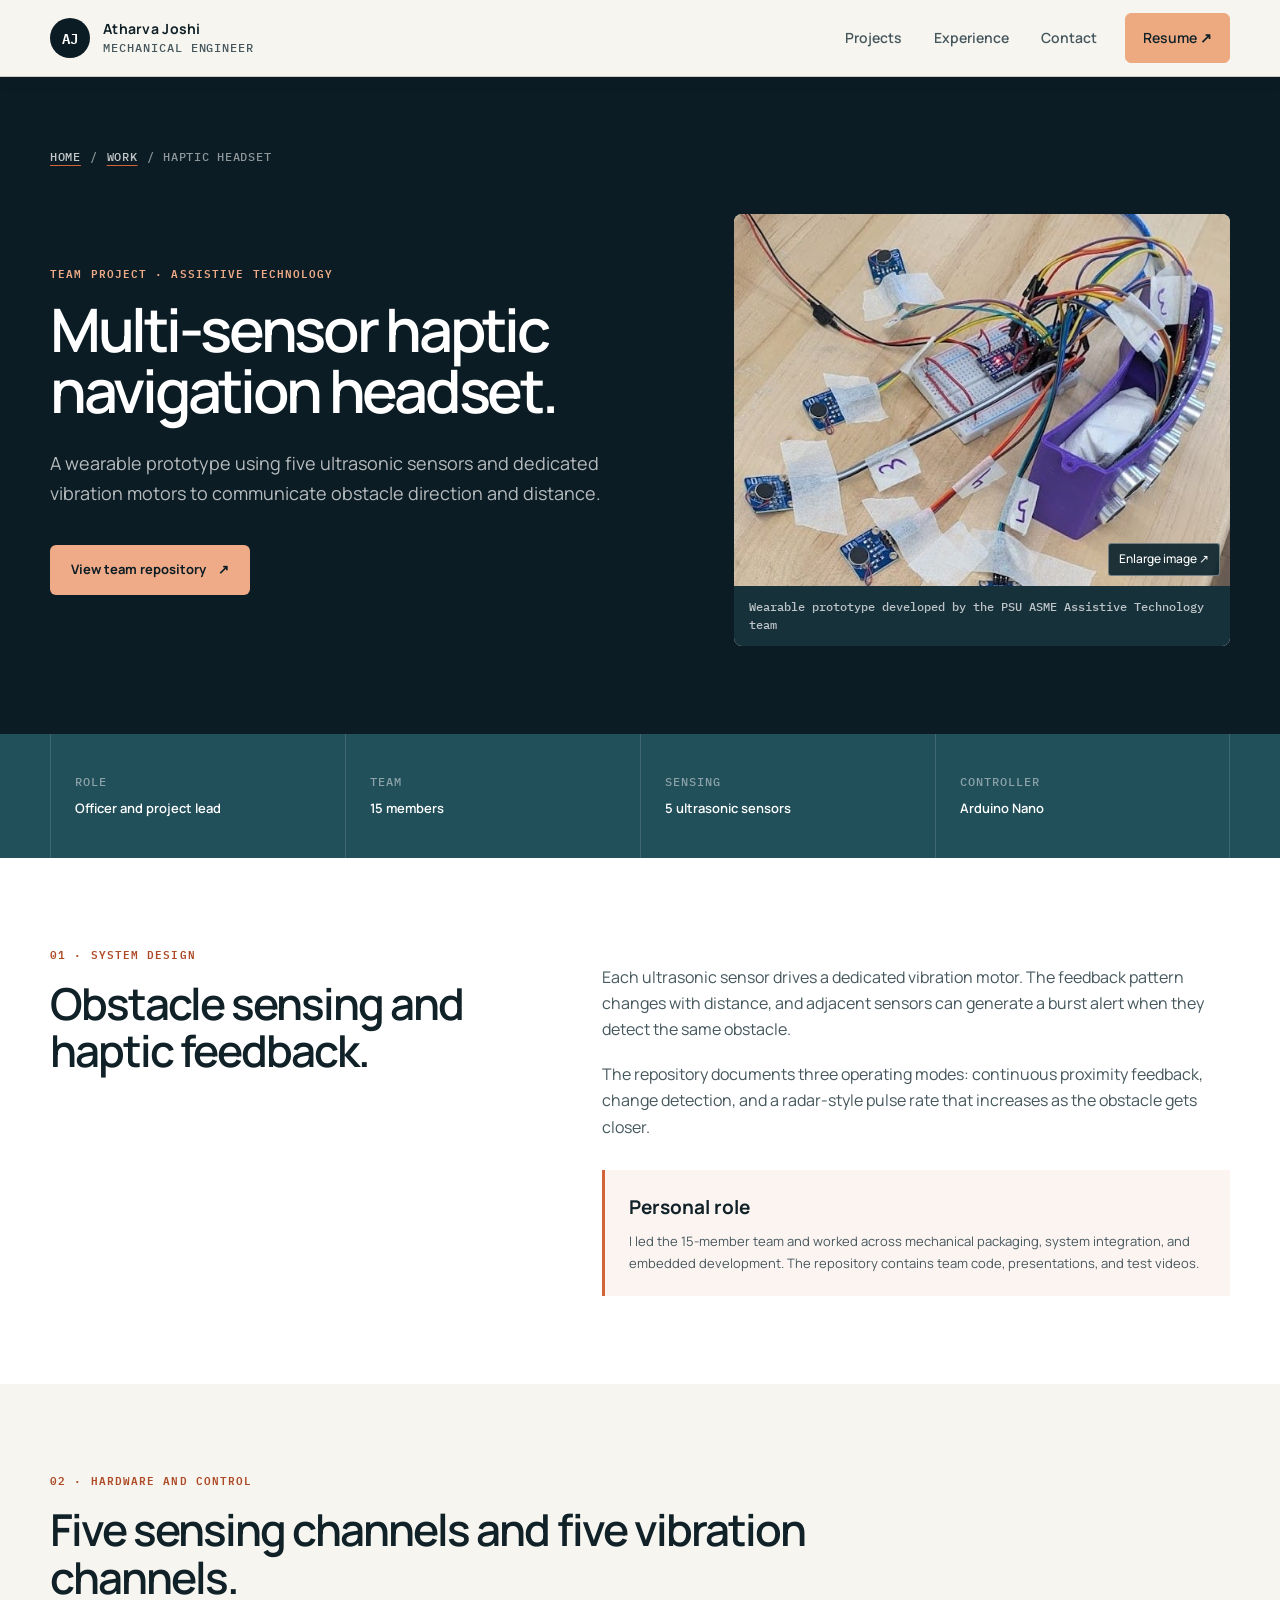
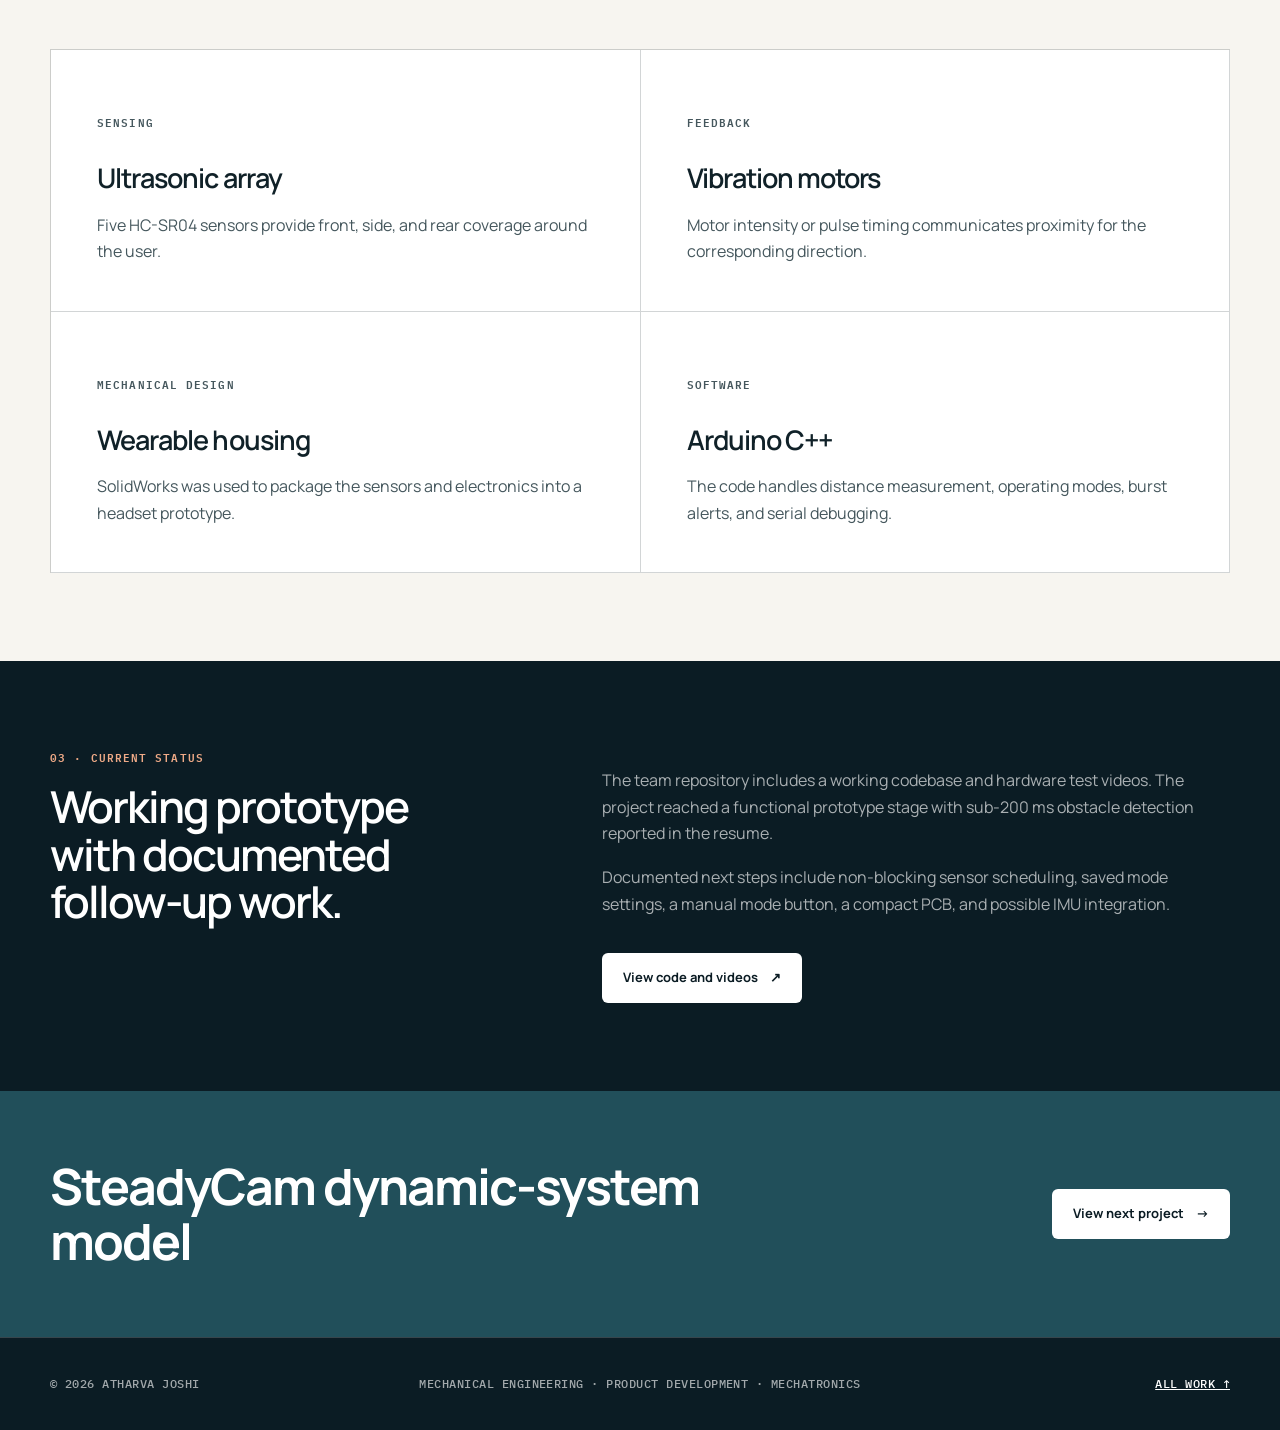
<file: work/haptic-headset/index.html>
<!doctype html>
<html lang="en">
  <head>
    <meta charset="utf-8"><meta name="viewport" content="width=device-width, initial-scale=1">
    <title>Multi-Sensor Haptic Headset | Atharva Joshi</title>
    <meta name="description" content="A team-built assistive-technology prototype using five ultrasonic sensors and five vibration motors for obstacle feedback.">
    <meta name="theme-color" content="#0b1c24"><link rel="canonical" href="https://wargodakj.github.io/work/haptic-headset/">
    <meta property="og:type" content="article"><meta property="og:title" content="Multi-Sensor Haptic Headset | Atharva Joshi"><meta property="og:description" content="Team leadership, mechanical packaging, embedded control, and haptic feedback for obstacle detection."><meta property="og:image" content="https://wargodakj.github.io/assets/project2-img.jpg"><meta name="twitter:card" content="summary_large_image">
    <link rel="preconnect" href="https://fonts.googleapis.com"><link rel="preconnect" href="https://fonts.gstatic.com" crossorigin><link href="https://fonts.googleapis.com/css2?family=IBM+Plex+Mono:wght@500;600&family=Manrope:wght@400;500;600;700&display=swap" rel="stylesheet"><link rel="stylesheet" href="../../styles.css"><link rel="stylesheet" href="../case-study.css"><script defer src="../case-study.js"></script>
  </head>
  <body>
    <a class="skip-link" href="#case-content">Skip to case study</a>
    <header class="site-header is-scrolled"><div class="shell header-inner"><a class="brand" href="../../index.html" aria-label="Atharva Joshi, home"><span class="brand-mark" aria-hidden="true">AJ</span><span class="brand-copy"><strong>Atharva Joshi</strong><span>Mechanical engineer</span></span></a><button class="menu-button" type="button" aria-expanded="false" aria-controls="primary-navigation" data-menu-button><span class="menu-button-label">Menu</span><span class="menu-button-lines" aria-hidden="true"><i></i><i></i></span></button><nav class="primary-nav" id="primary-navigation" aria-label="Primary navigation" data-navigation><a href="../../index.html#selected-work">Projects</a><a href="../../index.html#experience">Experience</a><a href="../../index.html#contact">Contact</a><a class="nav-resume" href="../../assets/Atharva_Joshi_Resume.pdf" target="_blank" rel="noopener">Resume <span aria-hidden="true">↗</span></a></nav></div></header>
    <main id="case-content">
      <section class="case-hero"><div class="shell"><nav class="breadcrumb" aria-label="Breadcrumb"><a href="../../index.html">Home</a><span>/</span><a href="../">Work</a><span>/</span><span>Haptic headset</span></nav><div class="case-hero-grid"><div><p class="eyebrow">Team project · Assistive technology</p><h1>Multi-sensor haptic navigation headset.</h1><p class="case-lede">A wearable prototype using five ultrasonic sensors and dedicated vibration motors to communicate obstacle direction and distance.</p><div class="hero-actions"><a class="button button-primary" href="https://github.com/UnbrokenMango21/AssistiveTechHeadset" target="_blank" rel="noopener">View team repository <span aria-hidden="true">↗</span></a></div></div><figure class="case-cover"><img src="../../assets/project2-img.jpg" alt="Prototype haptic navigation headset with ultrasonic sensors"><figcaption>Wearable prototype developed by the PSU ASME Assistive Technology team</figcaption></figure></div></div></section>
      <section class="case-summary" aria-label="Project summary"><dl class="shell case-summary-grid"><div><dt>Role</dt><dd>Officer and project lead</dd></div><div><dt>Team</dt><dd>15 members</dd></div><div><dt>Sensing</dt><dd>5 ultrasonic sensors</dd></div><div><dt>Controller</dt><dd>Arduino Nano</dd></div></dl></section>
      <section class="case-section is-white"><div class="shell case-two-column"><div class="case-section-heading"><p class="eyebrow">01 · System design</p><h2>Obstacle sensing and haptic feedback.</h2></div><div class="case-prose"><p>Each ultrasonic sensor drives a dedicated vibration motor. The feedback pattern changes with distance, and adjacent sensors can generate a burst alert when they detect the same obstacle.</p><p>The repository documents three operating modes: continuous proximity feedback, change detection, and a radar-style pulse rate that increases as the obstacle gets closer.</p><div class="evidence-callout"><strong>Personal role</strong><span>I led the 15-member team and worked across mechanical packaging, system integration, and embedded development. The repository contains team code, presentations, and test videos.</span></div></div></div></section>
      <section class="case-section"><div class="shell"><div class="case-section-heading"><p class="eyebrow">02 · Hardware and control</p><h2>Five sensing channels and five vibration channels.</h2></div><div class="module-grid is-light"><article class="module-card"><p class="project-eyebrow">Sensing</p><h3>Ultrasonic array</h3><p>Five HC-SR04 sensors provide front, side, and rear coverage around the user.</p></article><article class="module-card"><p class="project-eyebrow">Feedback</p><h3>Vibration motors</h3><p>Motor intensity or pulse timing communicates proximity for the corresponding direction.</p></article><article class="module-card"><p class="project-eyebrow">Mechanical design</p><h3>Wearable housing</h3><p>SolidWorks was used to package the sensors and electronics into a headset prototype.</p></article><article class="module-card"><p class="project-eyebrow">Software</p><h3>Arduino C++</h3><p>The code handles distance measurement, operating modes, burst alerts, and serial debugging.</p></article></div></div></section>
      <section class="case-section is-dark"><div class="shell case-two-column"><div class="case-section-heading"><p class="eyebrow">03 · Current status</p><h2>Working prototype with documented follow-up work.</h2></div><div class="case-prose"><p>The team repository includes a working codebase and hardware test videos. The project reached a functional prototype stage with sub-200 ms obstacle detection reported in the resume.</p><p>Documented next steps include non-blocking sensor scheduling, saved mode settings, a manual mode button, a compact PCB, and possible IMU integration.</p><div class="hero-actions"><a class="button button-light" href="https://github.com/UnbrokenMango21/AssistiveTechHeadset" target="_blank" rel="noopener">View code and videos <span aria-hidden="true">↗</span></a></div></div></div></section>
      <section class="case-next"><div class="shell case-next-inner"><h2>SteadyCam dynamic-system model</h2><a class="button button-light" href="../steadycam/">View next project <span aria-hidden="true">→</span></a></div></section>
    </main>
    <footer class="site-footer"><div class="shell footer-inner"><p>© <span data-current-year></span> Atharva Joshi</p><p>Mechanical engineering · Product development · Mechatronics</p><a href="../">All work ↑</a></div></footer>
  </body>
</html>
</file>
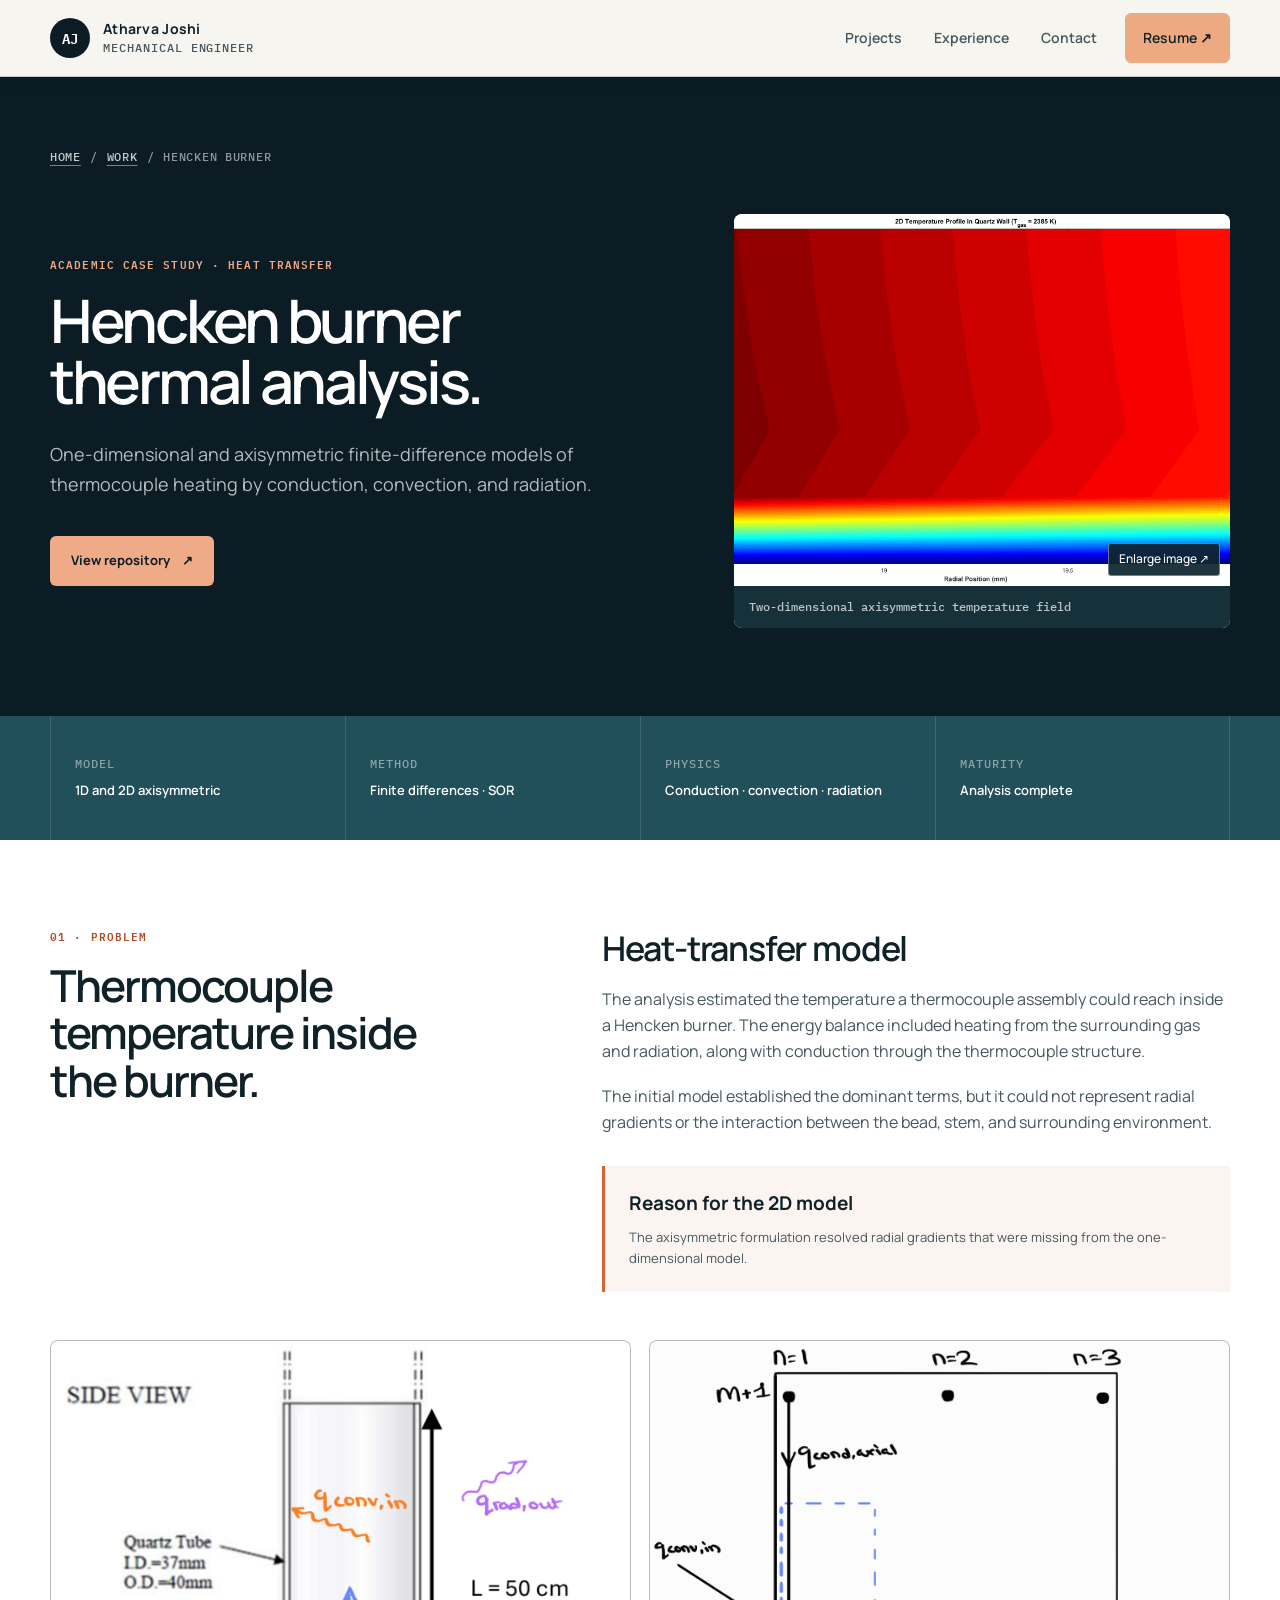
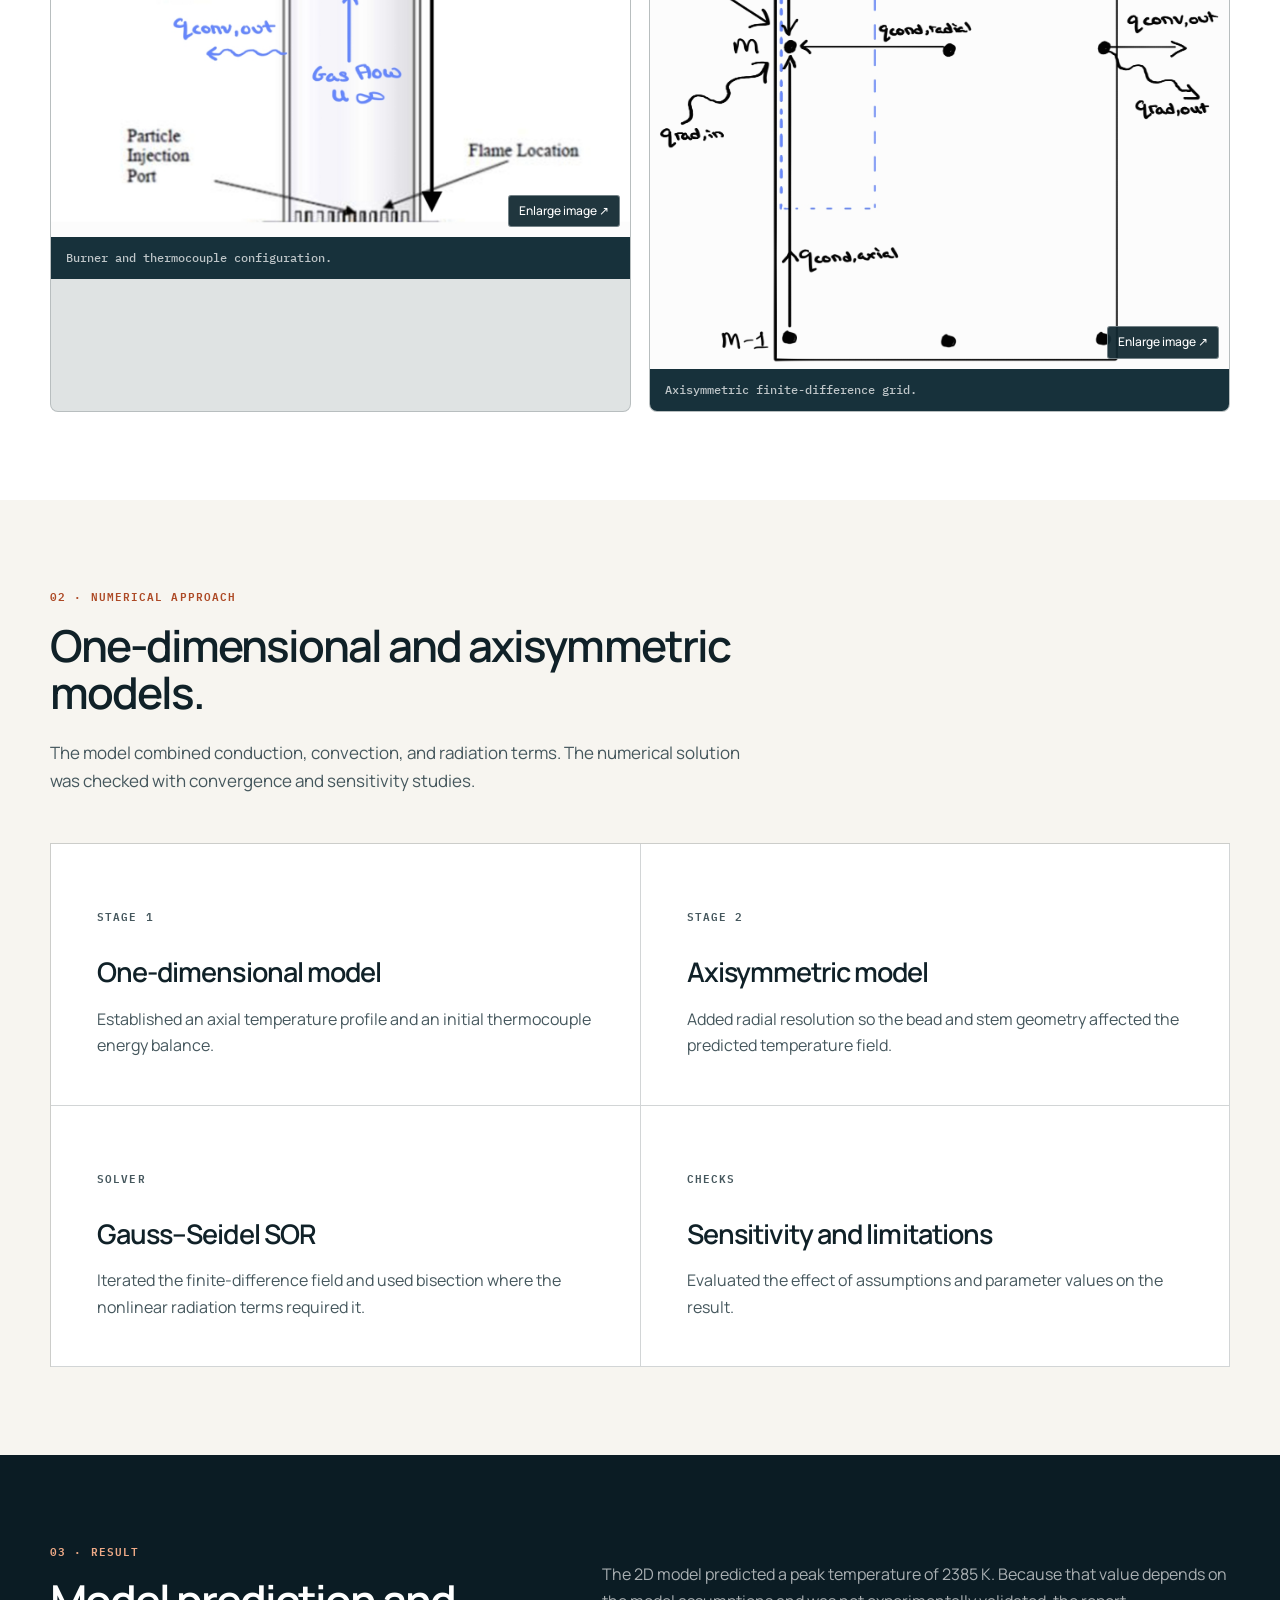
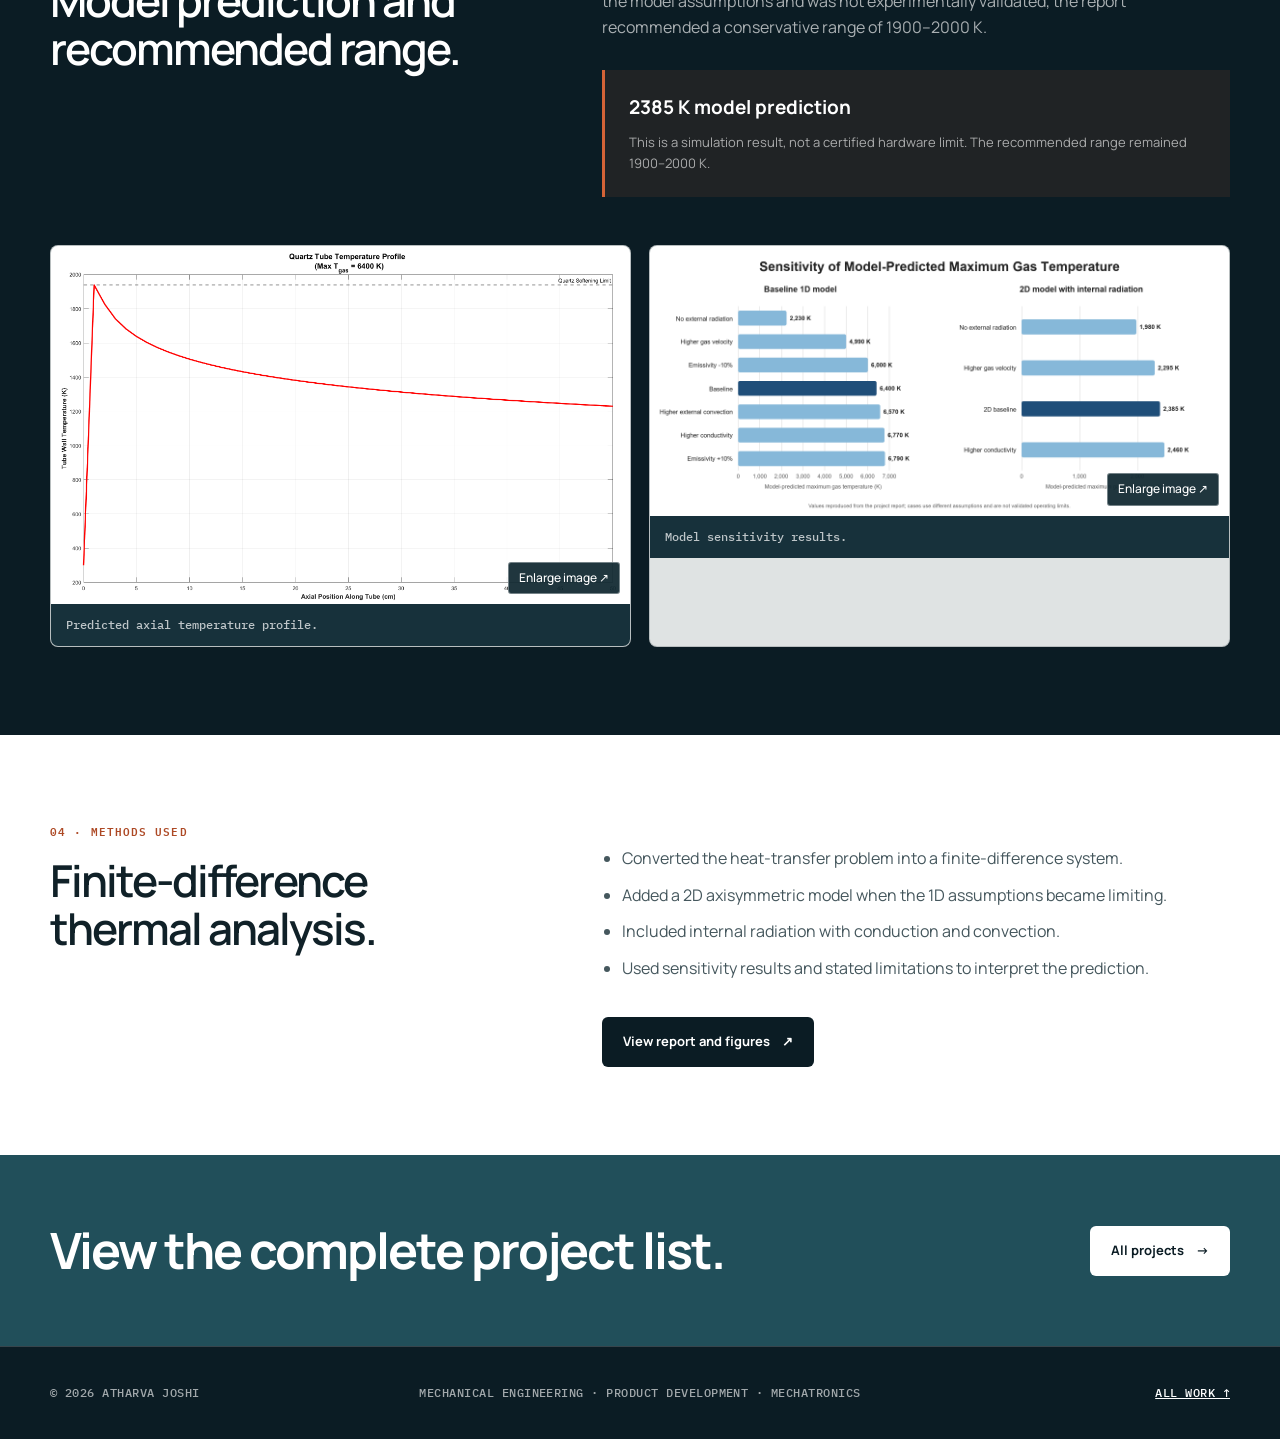
<file: work/hencken-burner/index.html>
<!doctype html>
<html lang="en">
  <head>
    <meta charset="utf-8">
    <meta name="viewport" content="width=device-width, initial-scale=1">
    <title>Hencken Burner Thermal Analysis | Atharva Joshi</title>
    <meta name="description" content="A finite-difference thermal analysis of thermocouple heating inside a Hencken burner, including radiation, model sensitivity, and limitations.">
    <meta name="theme-color" content="#0b1c24"><link rel="canonical" href="https://wargodakj.github.io/work/hencken-burner/">
    <meta property="og:type" content="article"><meta property="og:title" content="Hencken Burner Thermal Analysis | Atharva Joshi"><meta property="og:description" content="1D and 2D finite-difference modeling, internal radiation, sensitivity analysis, and conservative engineering interpretation."><meta property="og:image" content="https://wargodakj.github.io/assets/hencken-temperature-contour.png"><meta name="twitter:card" content="summary_large_image">
    <link rel="preconnect" href="https://fonts.googleapis.com"><link rel="preconnect" href="https://fonts.gstatic.com" crossorigin><link href="https://fonts.googleapis.com/css2?family=IBM+Plex+Mono:wght@500;600&family=Manrope:wght@400;500;600;700&display=swap" rel="stylesheet"><link rel="stylesheet" href="../../styles.css"><link rel="stylesheet" href="../case-study.css"><script defer src="../case-study.js"></script>
  </head>
  <body>
    <a class="skip-link" href="#case-content">Skip to case study</a>
    <header class="site-header is-scrolled"><div class="shell header-inner"><a class="brand" href="../../index.html" aria-label="Atharva Joshi, home"><span class="brand-mark" aria-hidden="true">AJ</span><span class="brand-copy"><strong>Atharva Joshi</strong><span>Mechanical engineer</span></span></a><button class="menu-button" type="button" aria-expanded="false" aria-controls="primary-navigation" data-menu-button><span class="menu-button-label">Menu</span><span class="menu-button-lines" aria-hidden="true"><i></i><i></i></span></button><nav class="primary-nav" id="primary-navigation" aria-label="Primary navigation" data-navigation><a href="../../index.html#selected-work">Projects</a><a href="../../index.html#experience">Experience</a><a href="../../index.html#contact">Contact</a><a class="nav-resume" href="../../assets/Atharva_Joshi_Resume.pdf" target="_blank" rel="noopener">Resume <span aria-hidden="true">↗</span></a></nav></div></header>

    <main id="case-content">
      <section class="case-hero"><div class="shell"><nav class="breadcrumb" aria-label="Breadcrumb"><a href="../../index.html">Home</a><span>/</span><a href="../">Work</a><span>/</span><span>Hencken burner</span></nav><div class="case-hero-grid"><div><p class="eyebrow">Academic case study · Heat transfer</p><h1>Hencken burner thermal analysis.</h1><p class="case-lede">One-dimensional and axisymmetric finite-difference models of thermocouple heating by conduction, convection, and radiation.</p><div class="hero-actions"><a class="button button-primary" href="https://github.com/WarGodAKJ/hencken-burner-thermal-analysis" target="_blank" rel="noopener">View repository <span aria-hidden="true">↗</span></a></div></div><figure class="case-cover"><img src="../../assets/hencken-temperature-contour.png" alt="Axisymmetric temperature contour from the Hencken burner model"><figcaption>Two-dimensional axisymmetric temperature field</figcaption></figure></div></div></section>

      <section class="case-summary" aria-label="Project summary"><dl class="shell case-summary-grid"><div><dt>Model</dt><dd>1D and 2D axisymmetric</dd></div><div><dt>Method</dt><dd>Finite differences · SOR</dd></div><div><dt>Physics</dt><dd>Conduction · convection · radiation</dd></div><div><dt>Maturity</dt><dd>Analysis complete</dd></div></dl></section>

      <section class="case-section is-white"><div class="shell case-two-column"><div class="case-section-heading"><p class="eyebrow">01 · Problem</p><h2>Thermocouple temperature inside the burner.</h2></div><div class="case-prose"><h3>Heat-transfer model</h3><p>The analysis estimated the temperature a thermocouple assembly could reach inside a Hencken burner. The energy balance included heating from the surrounding gas and radiation, along with conduction through the thermocouple structure.</p><p>The initial model established the dominant terms, but it could not represent radial gradients or the interaction between the bead, stem, and surrounding environment.</p><div class="evidence-callout"><strong>Reason for the 2D model</strong><span>The axisymmetric formulation resolved radial gradients that were missing from the one-dimensional model.</span></div></div></div><div class="shell case-media-grid"><figure class="case-figure"><img src="../../assets/hencken-burner-schematic.png" alt="Schematic of the Hencken burner and thermocouple configuration" loading="lazy"><figcaption>Burner and thermocouple configuration.</figcaption></figure><figure class="case-figure"><img src="../../assets/hencken-grid-2d.png" alt="Axisymmetric finite-difference grid for the thermocouple model" loading="lazy"><figcaption>Axisymmetric finite-difference grid.</figcaption></figure></div></section>

      <section class="case-section"><div class="shell"><div class="case-section-heading"><p class="eyebrow">02 · Numerical approach</p><h2>One-dimensional and axisymmetric models.</h2><p>The model combined conduction, convection, and radiation terms. The numerical solution was checked with convergence and sensitivity studies.</p></div><div class="module-grid is-light"><article class="module-card"><p class="project-eyebrow">Stage 1</p><h3>One-dimensional model</h3><p>Established an axial temperature profile and an initial thermocouple energy balance.</p></article><article class="module-card"><p class="project-eyebrow">Stage 2</p><h3>Axisymmetric model</h3><p>Added radial resolution so the bead and stem geometry affected the predicted temperature field.</p></article><article class="module-card"><p class="project-eyebrow">Solver</p><h3>Gauss–Seidel SOR</h3><p>Iterated the finite-difference field and used bisection where the nonlinear radiation terms required it.</p></article><article class="module-card"><p class="project-eyebrow">Checks</p><h3>Sensitivity and limitations</h3><p>Evaluated the effect of assumptions and parameter values on the result.</p></article></div></div></section>

      <section class="case-section is-dark"><div class="shell case-two-column"><div class="case-section-heading"><p class="eyebrow">03 · Result</p><h2>Model prediction and recommended range.</h2></div><div class="case-prose"><p>The 2D model predicted a peak temperature of 2385 K. Because that value depends on the model assumptions and was not experimentally validated, the report recommended a conservative range of 1900–2000 K.</p><div class="evidence-callout"><strong>2385 K model prediction</strong><span>This is a simulation result, not a certified hardware limit. The recommended range remained 1900–2000 K.</span></div></div></div><div class="shell case-media-grid"><figure class="case-figure"><img src="../../assets/hencken-axial-profile.png" alt="Axial temperature profile predicted by the burner model" loading="lazy"><figcaption>Predicted axial temperature profile.</figcaption></figure><figure class="case-figure"><img src="../../assets/hencken-sensitivity.png" alt="Sensitivity summary for the Hencken burner thermal model" loading="lazy"><figcaption>Model sensitivity results.</figcaption></figure></div></section>

      <section class="case-section is-white"><div class="shell case-two-column"><div class="case-section-heading"><p class="eyebrow">04 · Methods used</p><h2>Finite-difference thermal analysis.</h2></div><div class="case-prose"><ul><li>Converted the heat-transfer problem into a finite-difference system.</li><li>Added a 2D axisymmetric model when the 1D assumptions became limiting.</li><li>Included internal radiation with conduction and convection.</li><li>Used sensitivity results and stated limitations to interpret the prediction.</li></ul><div class="hero-actions"><a class="button button-ink" href="https://github.com/WarGodAKJ/hencken-burner-thermal-analysis" target="_blank" rel="noopener">View report and figures <span aria-hidden="true">↗</span></a></div></div></div></section>

      <section class="case-next"><div class="shell case-next-inner"><h2>View the complete project list.</h2><a class="button button-light" href="../">All projects <span aria-hidden="true">→</span></a></div></section>
    </main>
    <footer class="site-footer"><div class="shell footer-inner"><p>© <span data-current-year></span> Atharva Joshi</p><p>Mechanical engineering · Product development · Mechatronics</p><a href="../">All work ↑</a></div></footer>
  </body>
</html>
</file>
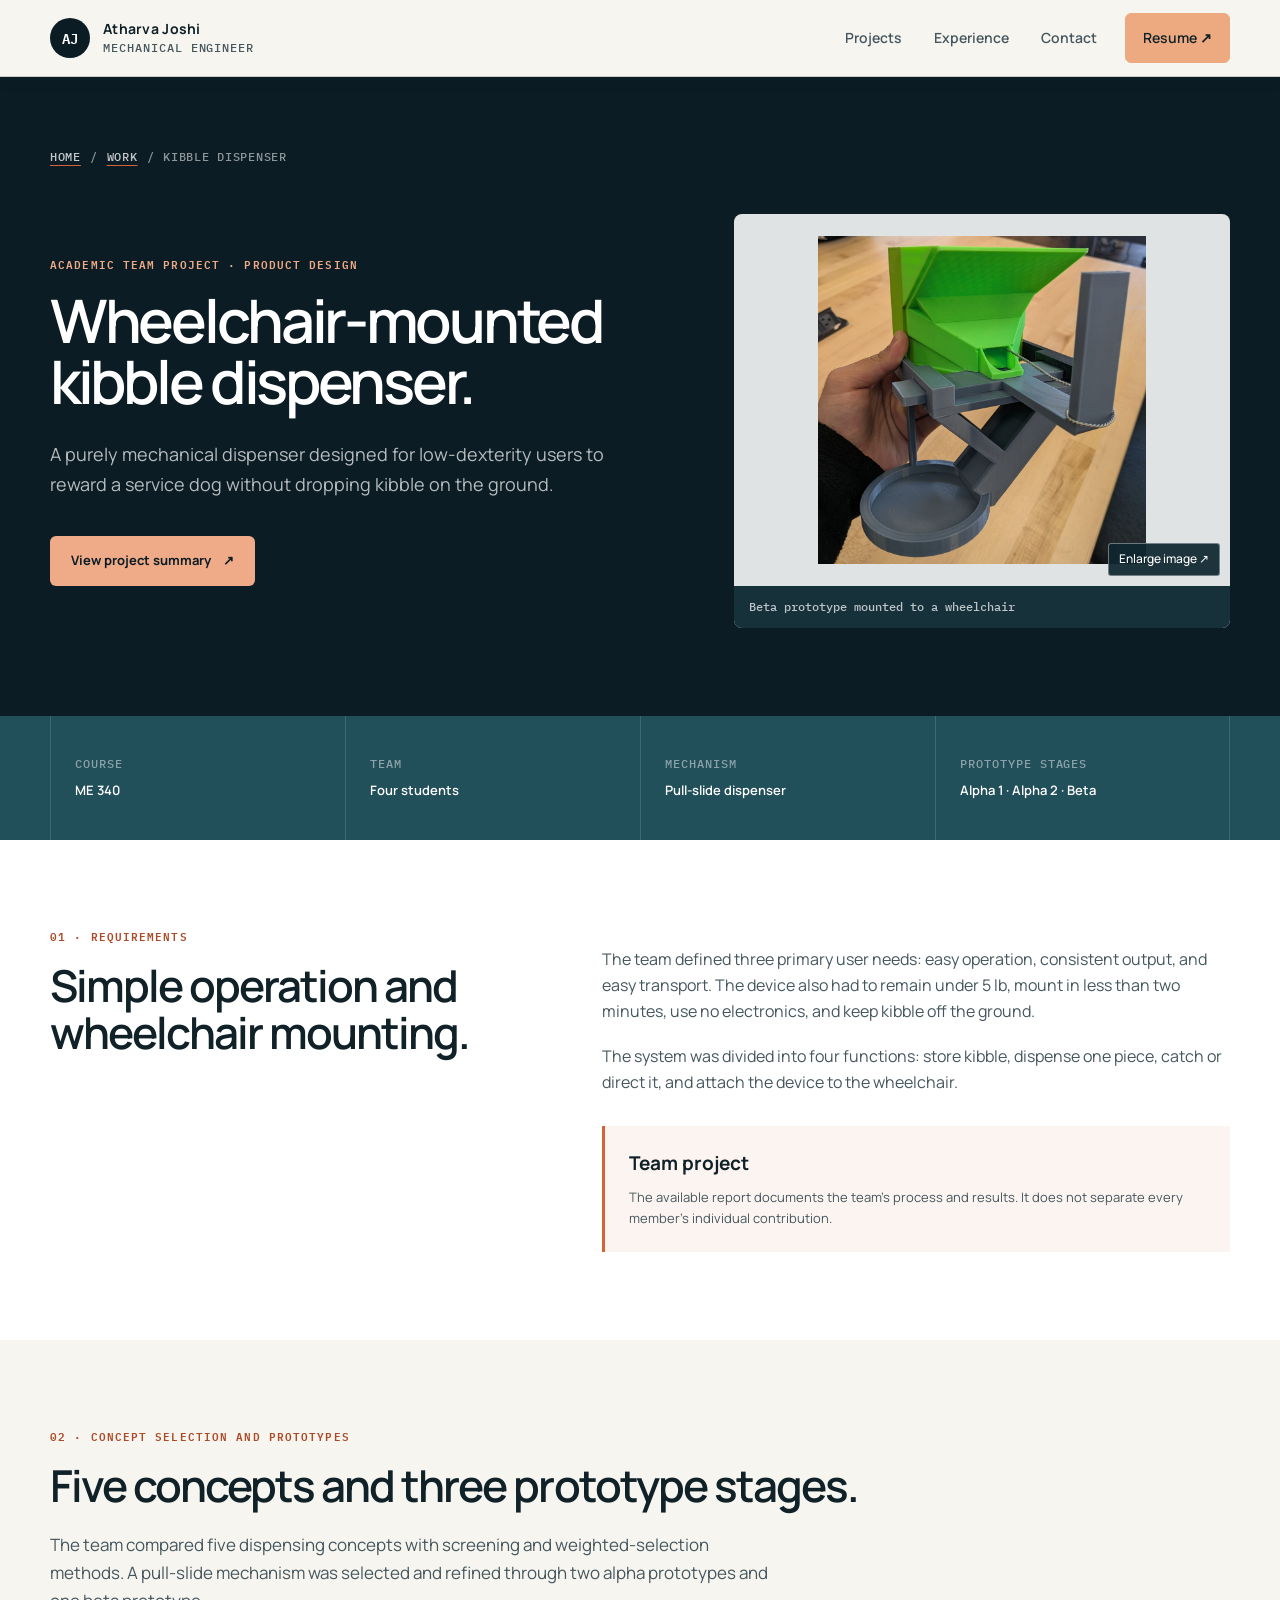
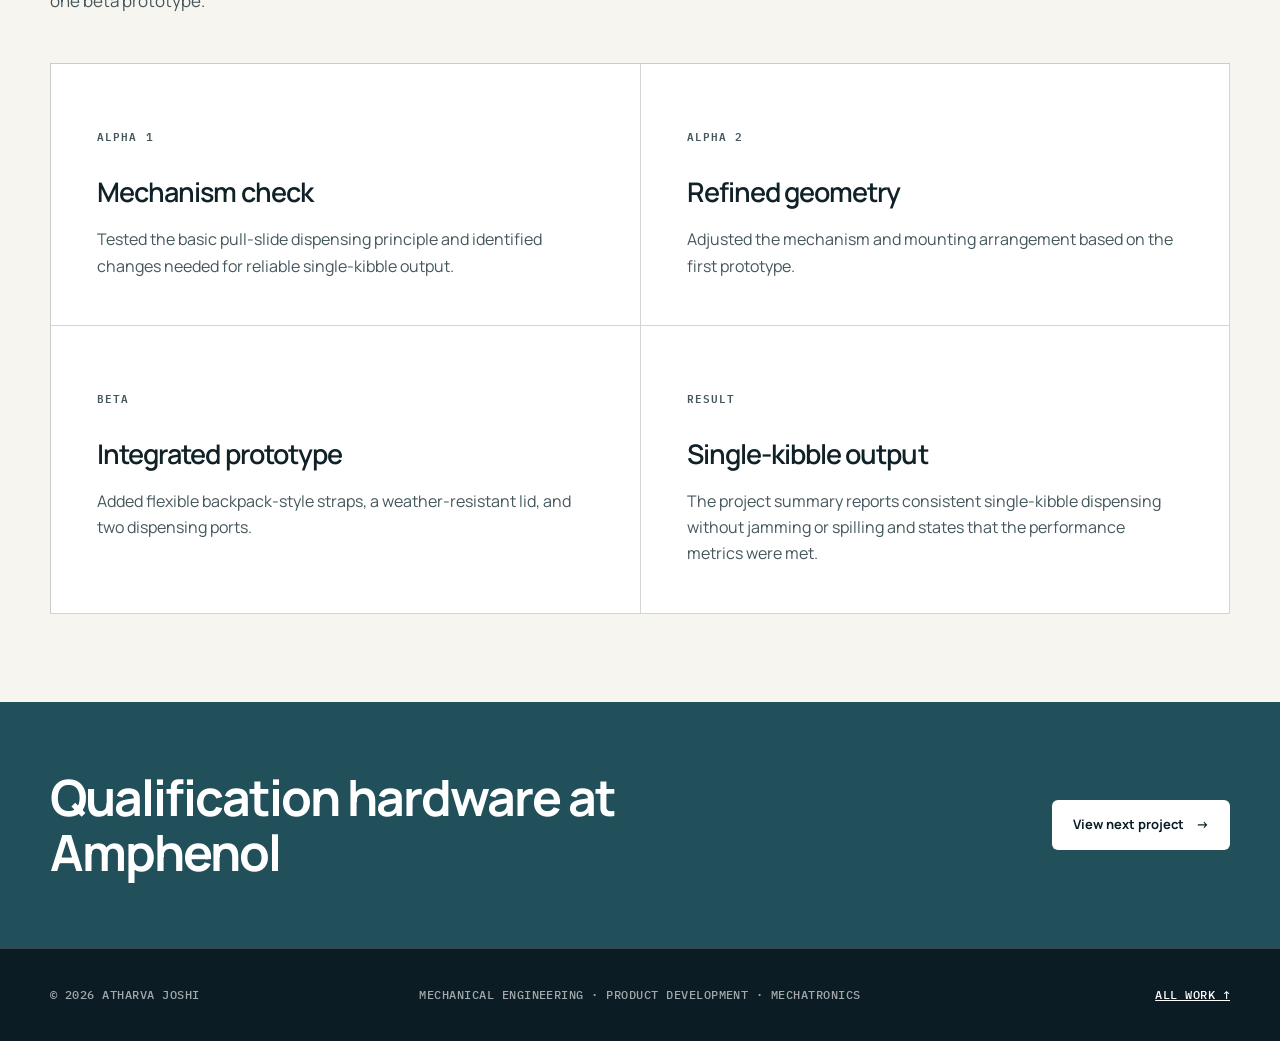
<file: work/kibble-dispenser/index.html>
<!doctype html>
<html lang="en">
  <head>
    <meta charset="utf-8"><meta name="viewport" content="width=device-width, initial-scale=1">
    <title>Wheelchair-Mounted Kibble Dispenser | Atharva Joshi</title>
    <meta name="description" content="A mechanical kibble dispenser developed through requirements, concept selection, and three physical prototype iterations.">
    <meta name="theme-color" content="#0b1c24"><link rel="canonical" href="https://wargodakj.github.io/work/kibble-dispenser/">
    <meta property="og:type" content="article"><meta property="og:title" content="Wheelchair-Mounted Kibble Dispenser | Atharva Joshi"><meta property="og:description" content="A team design project for low-dexterity users and their service dogs."><meta property="og:image" content="https://wargodakj.github.io/assets/project3-img.jpg"><meta name="twitter:card" content="summary_large_image">
    <link rel="preconnect" href="https://fonts.googleapis.com"><link rel="preconnect" href="https://fonts.gstatic.com" crossorigin><link href="https://fonts.googleapis.com/css2?family=IBM+Plex+Mono:wght@500;600&family=Manrope:wght@400;500;600;700&display=swap" rel="stylesheet"><link rel="stylesheet" href="../../styles.css"><link rel="stylesheet" href="../case-study.css"><script defer src="../case-study.js"></script>
  </head>
  <body>
    <a class="skip-link" href="#case-content">Skip to case study</a>
    <header class="site-header is-scrolled"><div class="shell header-inner"><a class="brand" href="../../index.html" aria-label="Atharva Joshi, home"><span class="brand-mark" aria-hidden="true">AJ</span><span class="brand-copy"><strong>Atharva Joshi</strong><span>Mechanical engineer</span></span></a><button class="menu-button" type="button" aria-expanded="false" aria-controls="primary-navigation" data-menu-button><span class="menu-button-label">Menu</span><span class="menu-button-lines" aria-hidden="true"><i></i><i></i></span></button><nav class="primary-nav" id="primary-navigation" aria-label="Primary navigation" data-navigation><a href="../../index.html#selected-work">Projects</a><a href="../../index.html#experience">Experience</a><a href="../../index.html#contact">Contact</a><a class="nav-resume" href="../../assets/Atharva_Joshi_Resume.pdf" target="_blank" rel="noopener">Resume <span aria-hidden="true">↗</span></a></nav></div></header>
    <main id="case-content">
      <section class="case-hero"><div class="shell"><nav class="breadcrumb" aria-label="Breadcrumb"><a href="../../index.html">Home</a><span>/</span><a href="../">Work</a><span>/</span><span>Kibble dispenser</span></nav><div class="case-hero-grid"><div><p class="eyebrow">Academic team project · Product design</p><h1>Wheelchair-mounted kibble dispenser.</h1><p class="case-lede">A purely mechanical dispenser designed for low-dexterity users to reward a service dog without dropping kibble on the ground.</p><div class="hero-actions"><a class="button button-primary" href="../../assets/project3-proposal.pdf" target="_blank" rel="noopener">View project summary <span aria-hidden="true">↗</span></a></div></div><figure class="case-cover is-contain"><img src="../../assets/project3-img.jpg" alt="Wheelchair-mounted service-dog kibble dispenser prototype"><figcaption>Beta prototype mounted to a wheelchair</figcaption></figure></div></div></section>
      <section class="case-summary" aria-label="Project summary"><dl class="shell case-summary-grid"><div><dt>Course</dt><dd>ME 340</dd></div><div><dt>Team</dt><dd>Four students</dd></div><div><dt>Mechanism</dt><dd>Pull-slide dispenser</dd></div><div><dt>Prototype stages</dt><dd>Alpha 1 · Alpha 2 · Beta</dd></div></dl></section>
      <section class="case-section is-white"><div class="shell case-two-column"><div class="case-section-heading"><p class="eyebrow">01 · Requirements</p><h2>Simple operation and wheelchair mounting.</h2></div><div class="case-prose"><p>The team defined three primary user needs: easy operation, consistent output, and easy transport. The device also had to remain under 5 lb, mount in less than two minutes, use no electronics, and keep kibble off the ground.</p><p>The system was divided into four functions: store kibble, dispense one piece, catch or direct it, and attach the device to the wheelchair.</p><div class="evidence-callout"><strong>Team project</strong><span>The available report documents the team’s process and results. It does not separate every member’s individual contribution.</span></div></div></div></section>
      <section class="case-section"><div class="shell"><div class="case-section-heading"><p class="eyebrow">02 · Concept selection and prototypes</p><h2>Five concepts and three prototype stages.</h2><p>The team compared five dispensing concepts with screening and weighted-selection methods. A pull-slide mechanism was selected and refined through two alpha prototypes and one beta prototype.</p></div><div class="module-grid is-light"><article class="module-card"><p class="project-eyebrow">Alpha 1</p><h3>Mechanism check</h3><p>Tested the basic pull-slide dispensing principle and identified changes needed for reliable single-kibble output.</p></article><article class="module-card"><p class="project-eyebrow">Alpha 2</p><h3>Refined geometry</h3><p>Adjusted the mechanism and mounting arrangement based on the first prototype.</p></article><article class="module-card"><p class="project-eyebrow">Beta</p><h3>Integrated prototype</h3><p>Added flexible backpack-style straps, a weather-resistant lid, and two dispensing ports.</p></article><article class="module-card"><p class="project-eyebrow">Result</p><h3>Single-kibble output</h3><p>The project summary reports consistent single-kibble dispensing without jamming or spilling and states that the performance metrics were met.</p></article></div></div></section>
      <section class="case-next"><div class="shell case-next-inner"><h2>Qualification hardware at Amphenol</h2><a class="button button-light" href="../amphenol/">View next project <span aria-hidden="true">→</span></a></div></section>
    </main>
    <footer class="site-footer"><div class="shell footer-inner"><p>© <span data-current-year></span> Atharva Joshi</p><p>Mechanical engineering · Product development · Mechatronics</p><a href="../">All work ↑</a></div></footer>
  </body>
</html>
</file>
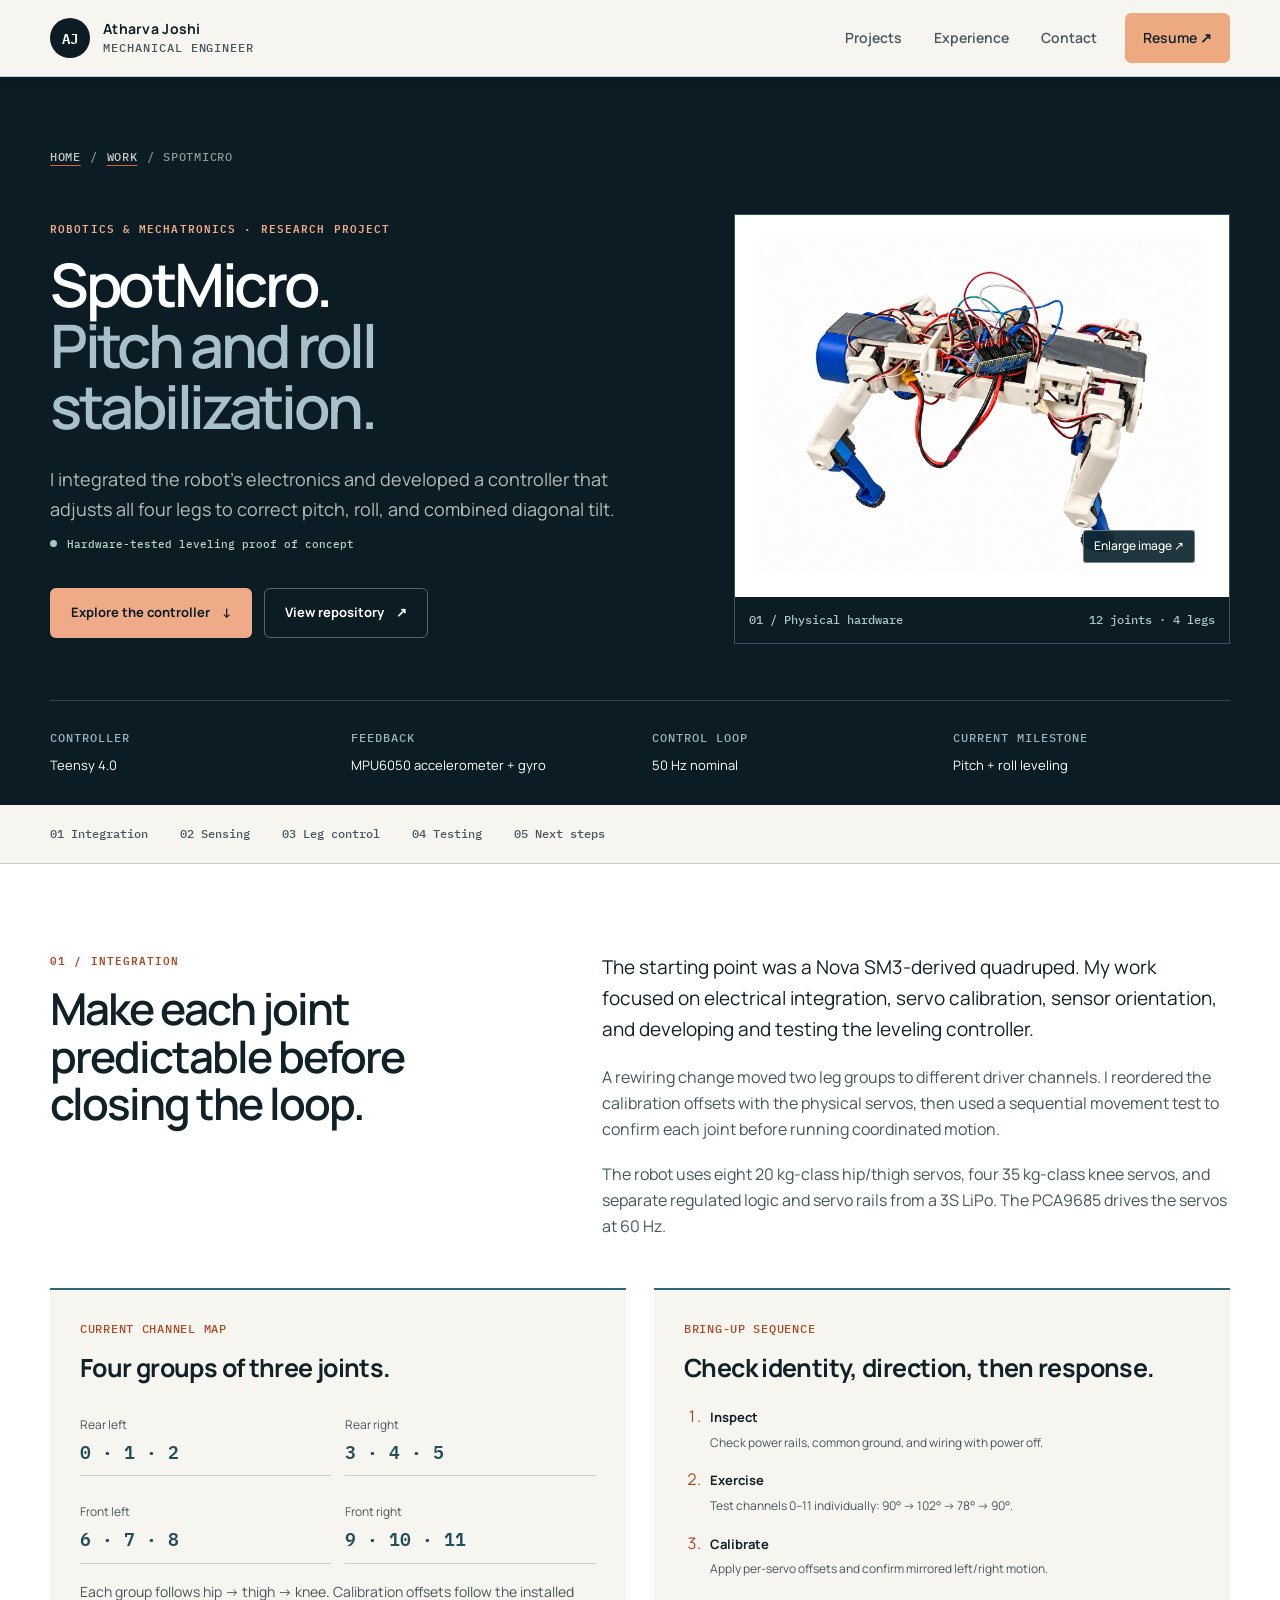
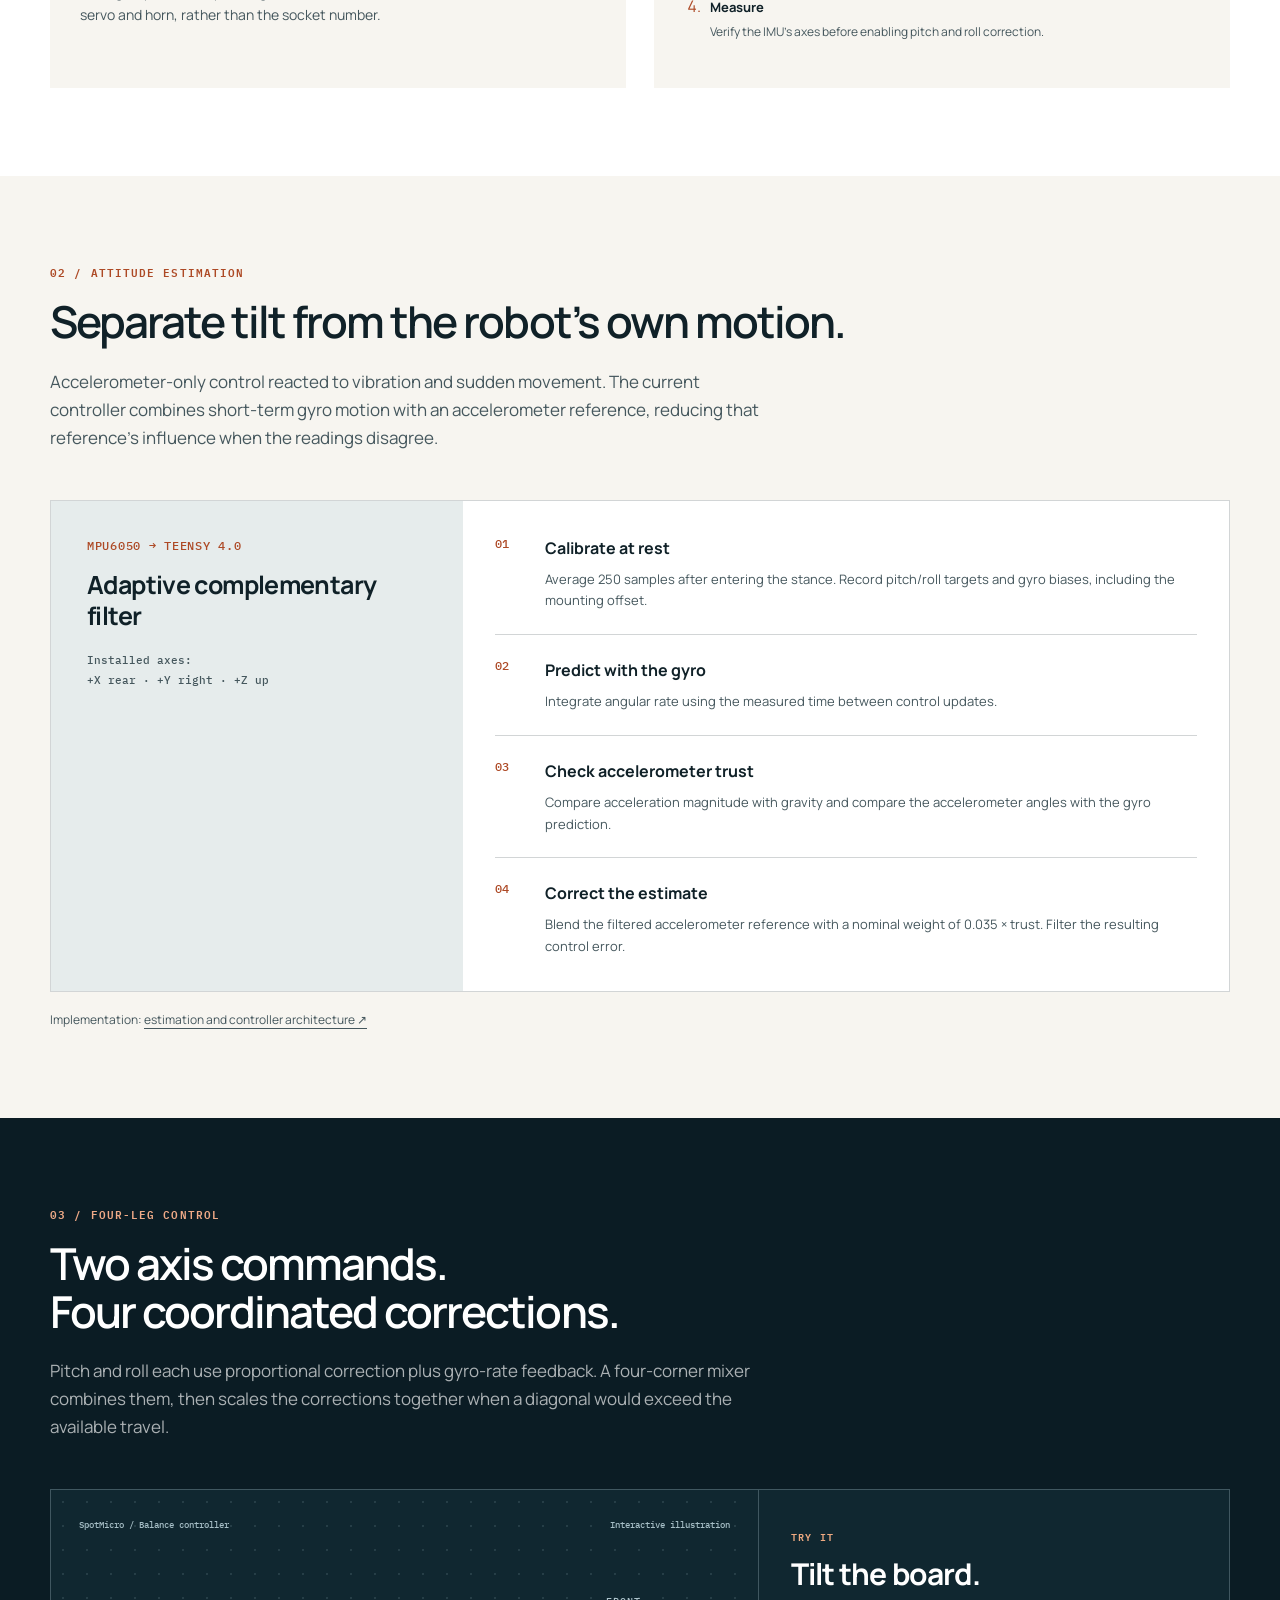
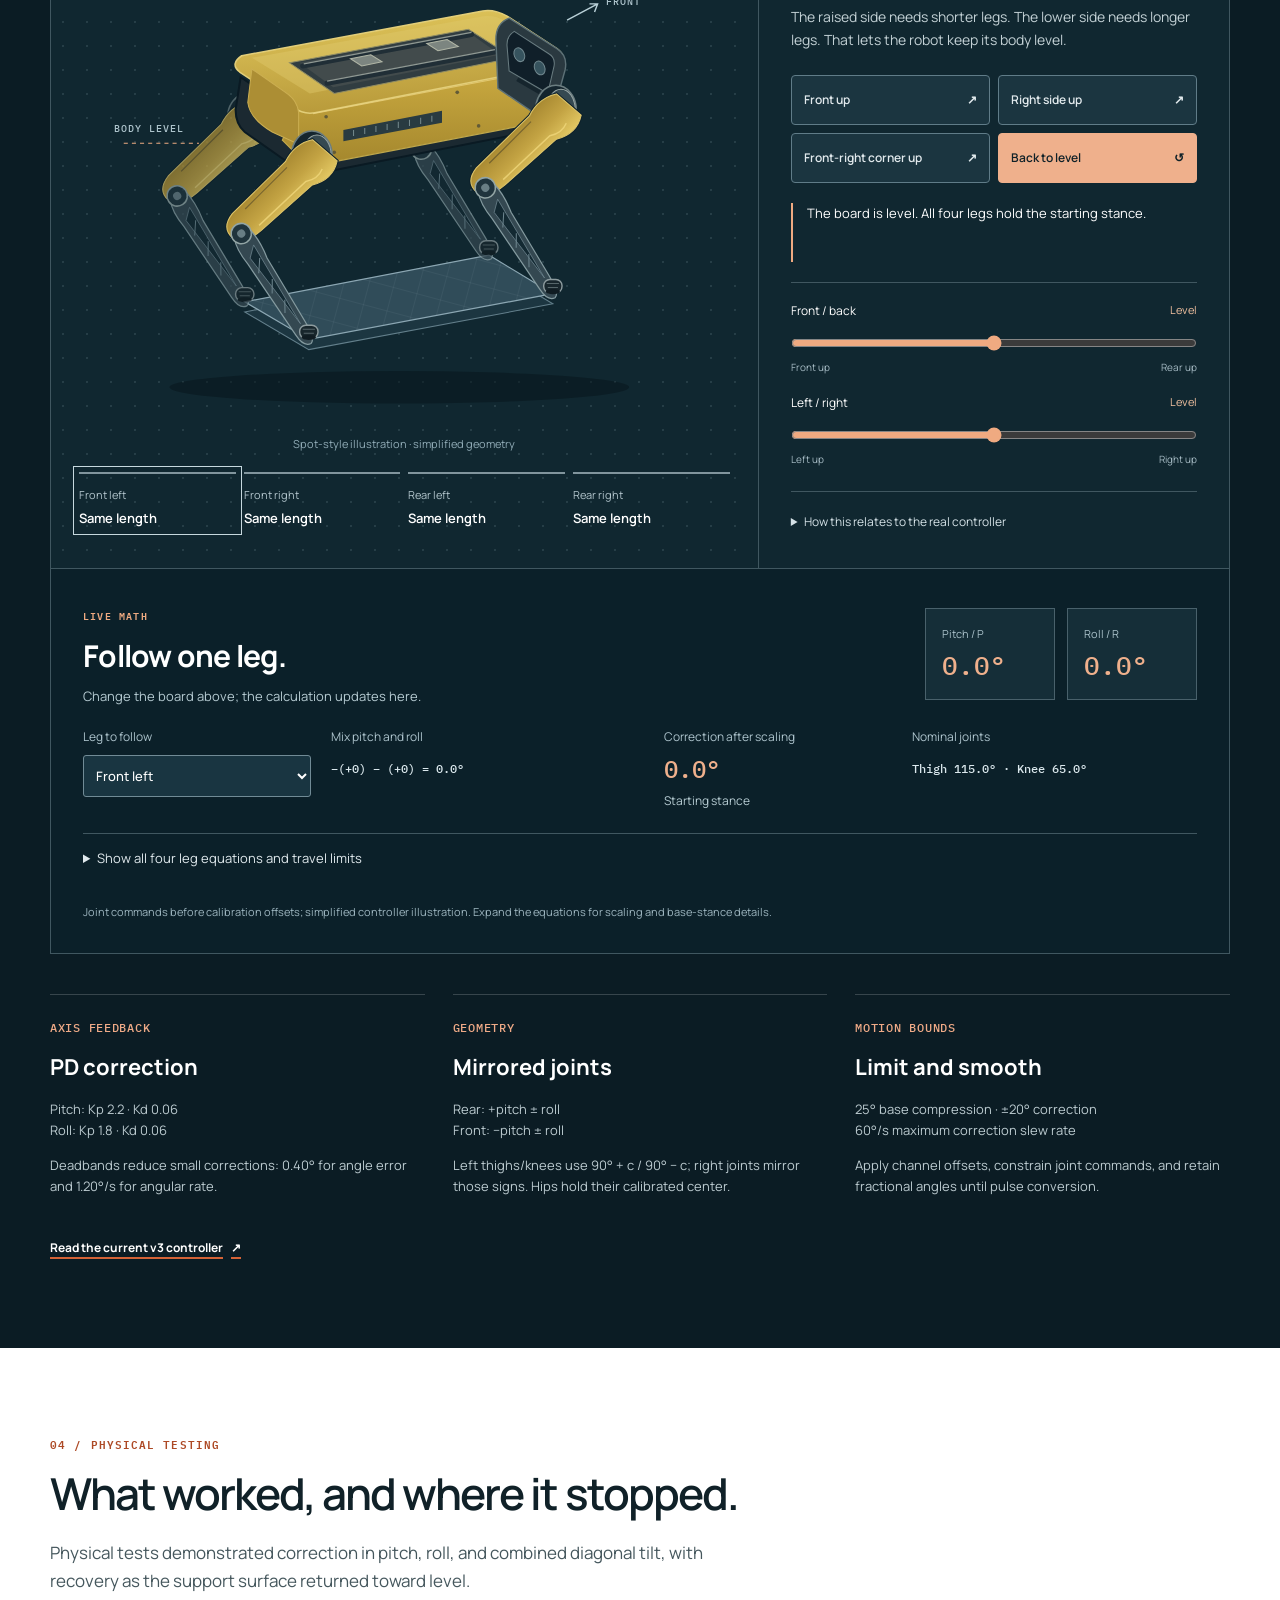
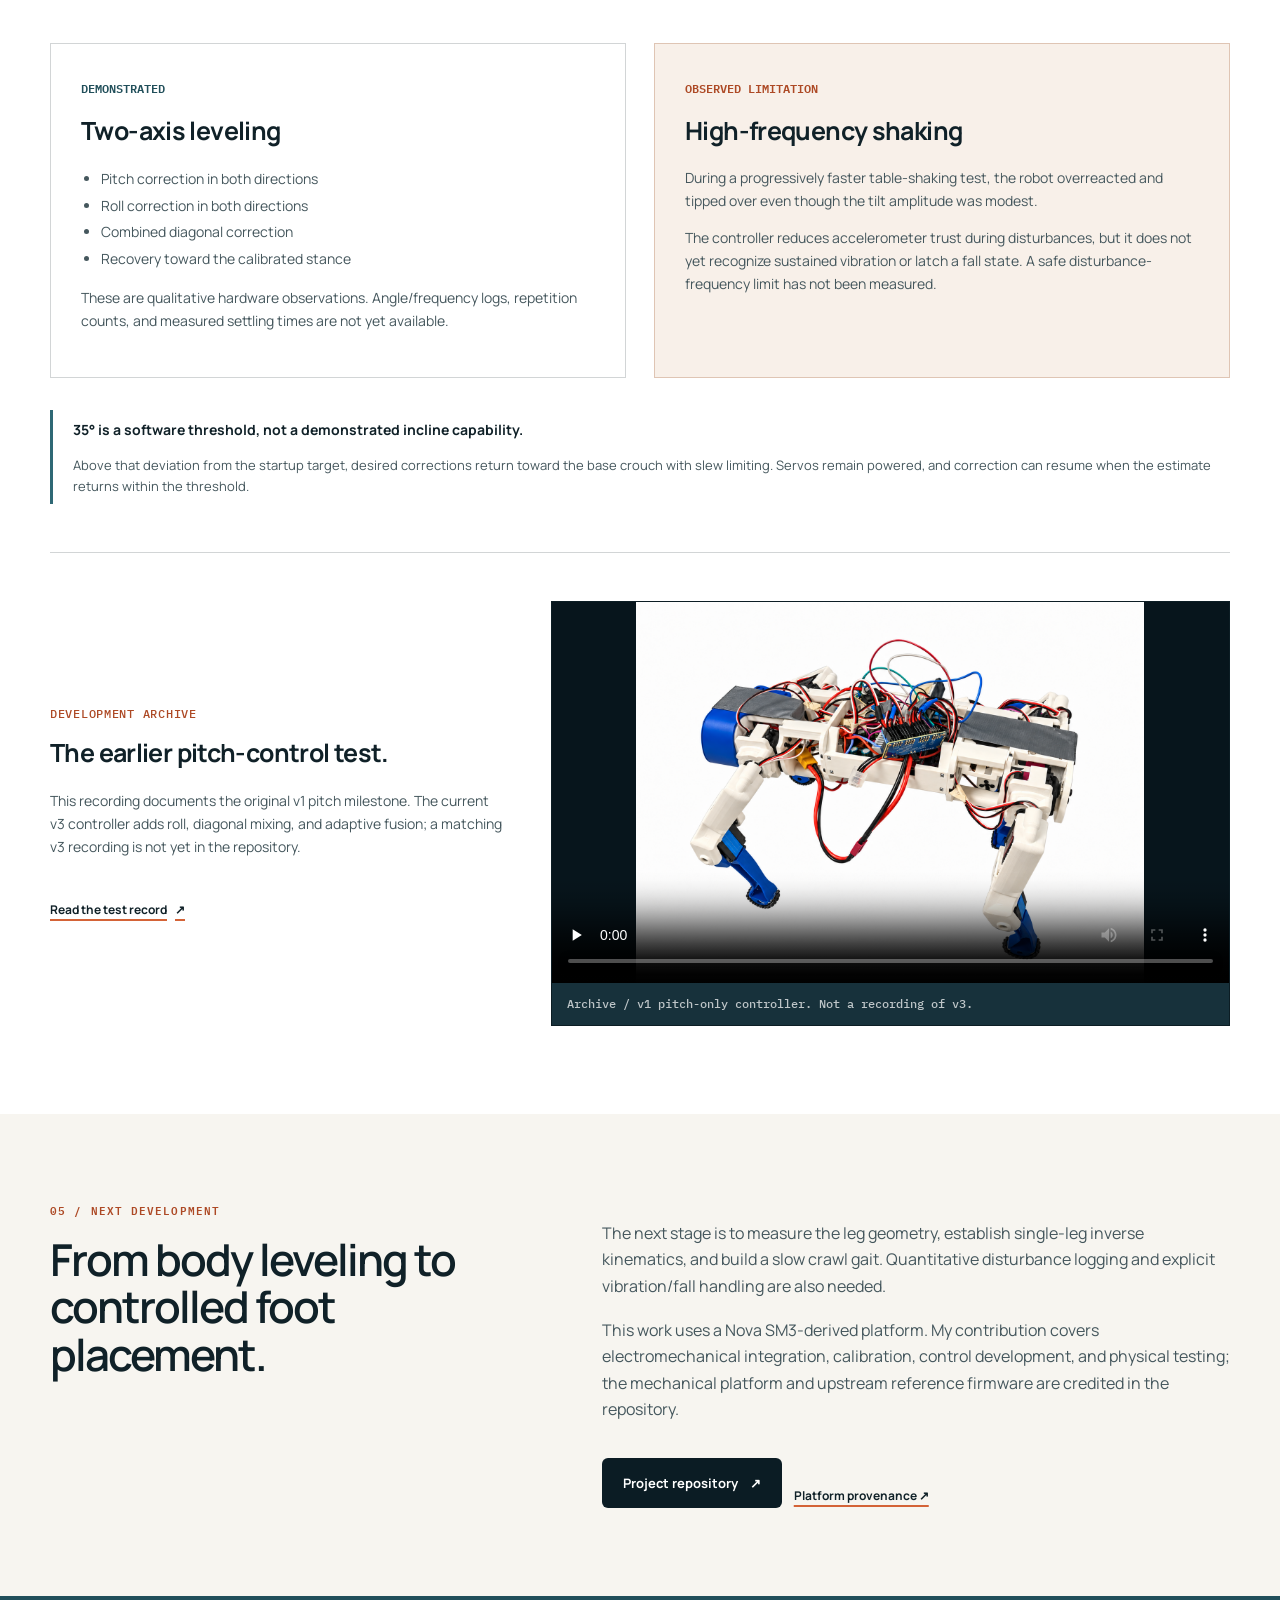
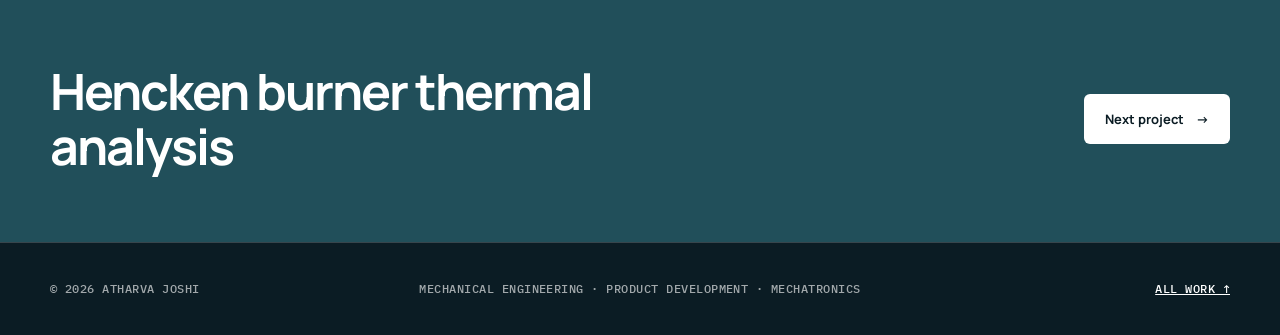
<file: work/spotmicro/index.html>
<!doctype html>
<html lang="en">
  <head>
    <meta charset="utf-8">
    <meta name="viewport" content="width=device-width, initial-scale=1">
    <title>SpotMicro: Pitch &amp; Roll Stabilization | Atharva Joshi</title>
    <meta name="description" content="Electromechanical integration and hardware-tested pitch, roll, and diagonal leveling on a Teensy-based quadruped. Sensor fusion, four-leg mixing, and physical test results.">
    <meta name="theme-color" content="#0b1c24">
    <link rel="canonical" href="https://wargodakj.github.io/work/spotmicro/">
    <meta property="og:type" content="article">
    <meta property="og:title" content="SpotMicro: Pitch &amp; Roll Stabilization | Atharva Joshi">
    <meta property="og:description" content="From servo bring-up to two-axis leveling: adaptive sensor fusion, four-corner mixing, and hardware testing.">
    <meta property="og:image" content="https://wargodakj.github.io/assets/spotmicro-robot.png">
    <meta name="twitter:card" content="summary_large_image">
    <link rel="preconnect" href="https://fonts.googleapis.com">
    <link rel="preconnect" href="https://fonts.gstatic.com" crossorigin>
    <link href="https://fonts.googleapis.com/css2?family=IBM+Plex+Mono:wght@500;600&family=Manrope:wght@400;500;600;700&display=swap" rel="stylesheet">
    <link rel="stylesheet" href="../../styles.css">
    <link rel="stylesheet" href="../case-study.css">
    <link rel="stylesheet" href="../../leg-mixer.css?v=spot-silhouette-20261108a">
    <link rel="stylesheet" href="spotmicro.css">
    <script defer src="../case-study.js"></script>
    <script type="module" src="../../leg-mixer.js?v=spot-silhouette-20261108a"></script>
  </head>
  <body class="spotmicro-page">
    <a class="skip-link" href="#case-content">Skip to case study</a>
    <header class="site-header is-scrolled"><div class="shell header-inner">
      <a class="brand" href="../../index.html" aria-label="Atharva Joshi, home"><span class="brand-mark" aria-hidden="true">AJ</span><span class="brand-copy"><strong>Atharva Joshi</strong><span>Mechanical engineer</span></span></a>
      <button class="menu-button" type="button" aria-expanded="false" aria-controls="primary-navigation" data-menu-button><span class="menu-button-label">Menu</span><span class="menu-button-lines" aria-hidden="true"><i></i><i></i></span></button>
      <nav class="primary-nav" id="primary-navigation" aria-label="Primary navigation" data-navigation><a href="../../index.html#selected-work">Projects</a><a href="../../index.html#experience">Experience</a><a href="../../index.html#contact">Contact</a><a class="nav-resume" href="../../assets/Atharva_Joshi_Resume.pdf" target="_blank" rel="noopener">Resume <span aria-hidden="true">↗</span></a></nav>
    </div></header>
    <main id="case-content">
      <section class="case-hero spot-hero"><div class="shell">
        <nav class="breadcrumb" aria-label="Breadcrumb"><a href="../../index.html">Home</a><span>/</span><a href="../">Work</a><span>/</span><span>SpotMicro</span></nav>
        <div class="case-hero-grid">
          <div><p class="eyebrow">Robotics &amp; mechatronics · Research project</p><h1>SpotMicro.<br><span>Pitch and roll<br>stabilization.</span></h1><p class="case-lede">I integrated the robot’s electronics and developed a controller that adjusts all four legs to correct pitch, roll, and combined diagonal tilt.</p><p class="spot-status"><span aria-hidden="true"></span> Hardware-tested leveling proof of concept</p><div class="hero-actions"><a class="button button-primary" href="#leg-control">Explore the controller <span aria-hidden="true">↓</span></a><a class="button button-secondary" href="https://github.com/WarGodAKJ/SpotMicro" target="_blank" rel="noopener">View repository <span aria-hidden="true">↗</span></a></div></div>
          <figure class="spot-hardware"><div class="spot-photo"><img src="../../assets/spotmicro-robot.png" alt="SpotMicro's twelve-servo chassis, exposed wiring, and integrated control electronics" width="1448" height="1086" fetchpriority="high"></div><figcaption><span>01 / Physical hardware</span><span>12 joints · 4 legs</span></figcaption></figure>
        </div>
        <dl class="spot-specs"><div><dt>Controller</dt><dd>Teensy 4.0</dd></div><div><dt>Feedback</dt><dd>MPU6050 accelerometer + gyro</dd></div><div><dt>Control loop</dt><dd>50 Hz nominal</dd></div><div><dt>Current milestone</dt><dd>Pitch + roll leveling</dd></div></dl>
      </div></section>
      <nav class="spot-chapters" aria-label="Case-study sections"><div class="shell"><a href="#integration">01 Integration</a><a href="#estimation">02 Sensing</a><a href="#leg-control">03 Leg control</a><a href="#validation">04 Testing</a><a href="#next-steps">05 Next steps</a></div></nav>

      <section class="case-section is-white" id="integration">
        <div class="shell case-two-column"><div class="case-section-heading"><p class="eyebrow">01 / Integration</p><h2>Make each joint predictable before closing the loop.</h2></div><div class="case-prose"><p class="spot-intro">The starting point was a Nova SM3-derived quadruped. My work focused on electrical integration, servo calibration, sensor orientation, and developing and testing the leveling controller.</p><p>A rewiring change moved two leg groups to different driver channels. I reordered the calibration offsets with the physical servos, then used a sequential movement test to confirm each joint before running coordinated motion.</p><p>The robot uses eight 20 kg-class hip/thigh servos, four 35 kg-class knee servos, and separate regulated logic and servo rails from a 3S LiPo. The PCA9685 drives the servos at 60 Hz.</p></div></div>
        <div class="shell spot-integration-grid">
          <article><span class="spot-label">Current channel map</span><h3>Four groups of three joints.</h3><dl class="channel-map"><div><dt>Rear left</dt><dd>0 · 1 · 2</dd></div><div><dt>Rear right</dt><dd>3 · 4 · 5</dd></div><div><dt>Front left</dt><dd>6 · 7 · 8</dd></div><div><dt>Front right</dt><dd>9 · 10 · 11</dd></div></dl><p>Each group follows hip → thigh → knee. Calibration offsets follow the installed servo and horn, rather than the socket number.</p></article>
          <article><span class="spot-label">Bring-up sequence</span><h3>Check identity, direction, then response.</h3><ol class="bringup-list"><li><strong>Inspect</strong><span>Check power rails, common ground, and wiring with power off.</span></li><li><strong>Exercise</strong><span>Test channels 0–11 individually: 90° → 102° → 78° → 90°.</span></li><li><strong>Calibrate</strong><span>Apply per-servo offsets and confirm mirrored left/right motion.</span></li><li><strong>Measure</strong><span>Verify the IMU’s axes before enabling pitch and roll correction.</span></li></ol></article>
        </div>
      </section>

      <section class="case-section" id="estimation"><div class="shell">
        <div class="case-section-heading"><p class="eyebrow">02 / Attitude estimation</p><h2>Separate tilt from the robot’s own motion.</h2><p>Accelerometer-only control reacted to vibration and sudden movement. The current controller combines short-term gyro motion with an accelerometer reference, reducing that reference’s influence when the readings disagree.</p></div>
        <div class="spot-estimator"><div class="spot-estimator-heading"><span class="spot-label">MPU6050 → Teensy 4.0</span><h3>Adaptive complementary filter</h3><p>Installed axes:<br>+X rear · +Y right · +Z up</p></div><ol class="estimator-steps"><li><span>01</span><div><h4>Calibrate at rest</h4><p>Average 250 samples after entering the stance. Record pitch/roll targets and gyro biases, including the mounting offset.</p></div></li><li><span>02</span><div><h4>Predict with the gyro</h4><p>Integrate angular rate using the measured time between control updates.</p></div></li><li><span>03</span><div><h4>Check accelerometer trust</h4><p>Compare acceleration magnitude with gravity and compare the accelerometer angles with the gyro prediction.</p></div></li><li><span>04</span><div><h4>Correct the estimate</h4><p>Blend the filtered accelerometer reference with a nominal weight of 0.035 × trust. Filter the resulting control error.</p></div></li></ol></div>
        <p class="spot-source">Implementation: <a href="https://github.com/WarGodAKJ/SpotMicro/blob/main/docs/architecture.md" target="_blank" rel="noopener">estimation and controller architecture ↗</a></p>
      </div></section>

      <section class="case-section is-dark" id="leg-control"><div class="shell">
        <div class="case-section-heading"><p class="eyebrow">03 / Four-leg control</p><h2>Two axis commands.<br>Four coordinated corrections.</h2><p>Pitch and roll each use proportional correction plus gyro-rate feedback. A four-corner mixer combines them, then scales the corrections together when a diagonal would exceed the available travel.</p></div>
        <div class="leg-mixer" data-leg-mixer><p class="mixer-fallback">When one side of the board rises, the robot shortens the legs on that side and extends the opposite legs. Enable JavaScript to try the interactive illustration.</p></div>
        <div class="spot-control-details"><article><span class="spot-label">Axis feedback</span><h3>PD correction</h3><p>Pitch: Kp 2.2 · Kd 0.06<br>Roll: Kp 1.8 · Kd 0.06</p><p>Deadbands reduce small corrections: 0.40° for angle error and 1.20°/s for angular rate.</p></article><article><span class="spot-label">Geometry</span><h3>Mirrored joints</h3><p>Rear: +pitch ± roll<br>Front: −pitch ± roll</p><p>Left thighs/knees use 90° + c / 90° − c; right joints mirror those signs. Hips hold their calibrated center.</p></article><article><span class="spot-label">Motion bounds</span><h3>Limit and smooth</h3><p>25° base compression · ±20° correction<br>60°/s maximum correction slew rate</p><p>Apply channel offsets, constrain joint commands, and retain fractional angles until pulse conversion.</p></article></div>
        <a class="text-link spot-light-link" href="https://github.com/WarGodAKJ/SpotMicro/blob/main/firmware/experiments/pitch_roll_stabilization_v3/pitch_roll_stabilization_v3.ino" target="_blank" rel="noopener">Read the current v3 controller <span aria-hidden="true">↗</span></a>
      </div></section>

      <section class="case-section is-white" id="validation"><div class="shell">
        <div class="case-section-heading"><p class="eyebrow">04 / Physical testing</p><h2>What worked, and where it stopped.</h2><p>Physical tests demonstrated correction in pitch, roll, and combined diagonal tilt, with recovery as the support surface returned toward level.</p></div>
        <div class="spot-test-grid"><article><span class="test-indicator">Demonstrated</span><h3>Two-axis leveling</h3><ul><li>Pitch correction in both directions</li><li>Roll correction in both directions</li><li>Combined diagonal correction</li><li>Recovery toward the calibrated stance</li></ul><p>These are qualitative hardware observations. Angle/frequency logs, repetition counts, and measured settling times are not yet available.</p></article><article class="spot-test-limit"><span class="test-indicator">Observed limitation</span><h3>High-frequency shaking</h3><p>During a progressively faster table-shaking test, the robot overreacted and tipped over even though the tilt amplitude was modest.</p><p>The controller reduces accelerometer trust during disturbances, but it does not yet recognize sustained vibration or latch a fall state. A safe disturbance-frequency limit has not been measured.</p></article></div>
        <div class="spot-tilt-note"><strong>35° is a software threshold, not a demonstrated incline capability.</strong><p>Above that deviation from the startup target, desired corrections return toward the base crouch with slew limiting. Servos remain powered, and correction can resume when the estimate returns within the threshold.</p></div>
        <div class="spot-video-section" id="balancing-video"><div><span class="spot-label">Development archive</span><h3>The earlier pitch-control test.</h3><p>This recording documents the original v1 pitch milestone. The current v3 controller adds roll, diagonal mixing, and adaptive fusion; a matching v3 recording is not yet in the repository.</p><a class="text-link" href="https://github.com/WarGodAKJ/SpotMicro/blob/main/docs/testing.md" target="_blank" rel="noopener">Read the test record <span aria-hidden="true">↗</span></a></div><figure class="case-video"><video controls preload="none" playsinline poster="../../assets/spotmicro-robot.png" aria-label="Historical v1 pitch-stabilization test"><source src="../../assets/spotmicro-auto-balancing.mp4" type="video/mp4">Your browser does not support embedded video. <a href="../../assets/spotmicro-auto-balancing.mp4">Download the v1 test video.</a></video><figcaption>Archive / v1 pitch-only controller. Not a recording of v3.</figcaption></figure></div>
      </div></section>

      <section class="case-section" id="next-steps"><div class="shell case-two-column"><div class="case-section-heading"><p class="eyebrow">05 / Next development</p><h2>From body leveling to controlled foot placement.</h2></div><div class="case-prose"><p>The next stage is to measure the leg geometry, establish single-leg inverse kinematics, and build a slow crawl gait. Quantitative disturbance logging and explicit vibration/fall handling are also needed.</p><p>This work uses a Nova SM3-derived platform. My contribution covers electromechanical integration, calibration, control development, and physical testing; the mechanical platform and upstream reference firmware are credited in the repository.</p><div class="hero-actions"><a class="button button-ink" href="https://github.com/WarGodAKJ/SpotMicro" target="_blank" rel="noopener">Project repository <span aria-hidden="true">↗</span></a><a class="text-link" href="https://github.com/WarGodAKJ/SpotMicro/blob/main/THIRD_PARTY_NOTICES.md" target="_blank" rel="noopener">Platform provenance ↗</a></div></div></div></section>
      <section class="case-next"><div class="shell case-next-inner"><h2>Hencken burner thermal analysis</h2><a class="button button-light" href="../hencken-burner/">Next project <span aria-hidden="true">→</span></a></div></section>
    </main>
    <footer class="site-footer"><div class="shell footer-inner"><p>© <span data-current-year></span> Atharva Joshi</p><p>Mechanical engineering · Product development · Mechatronics</p><a href="../">All work ↑</a></div></footer>
  </body>
</html>
</file>
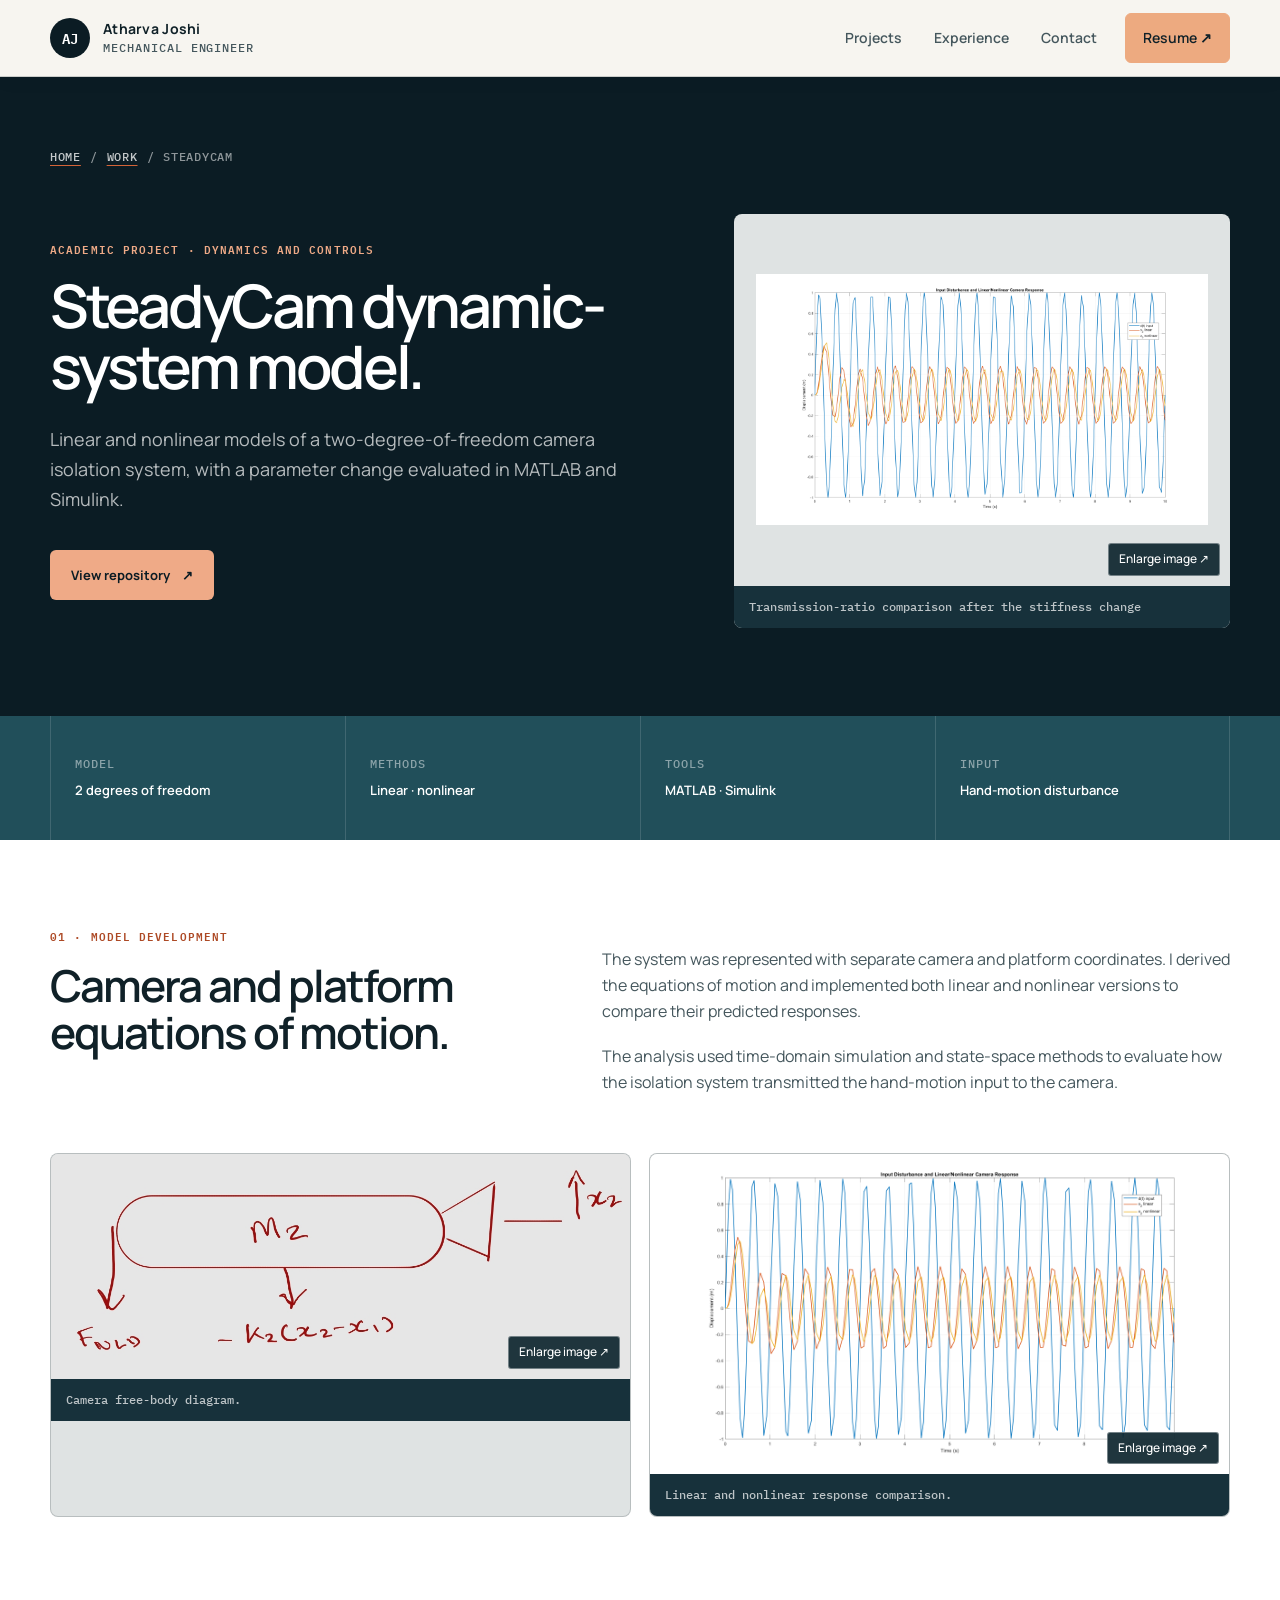
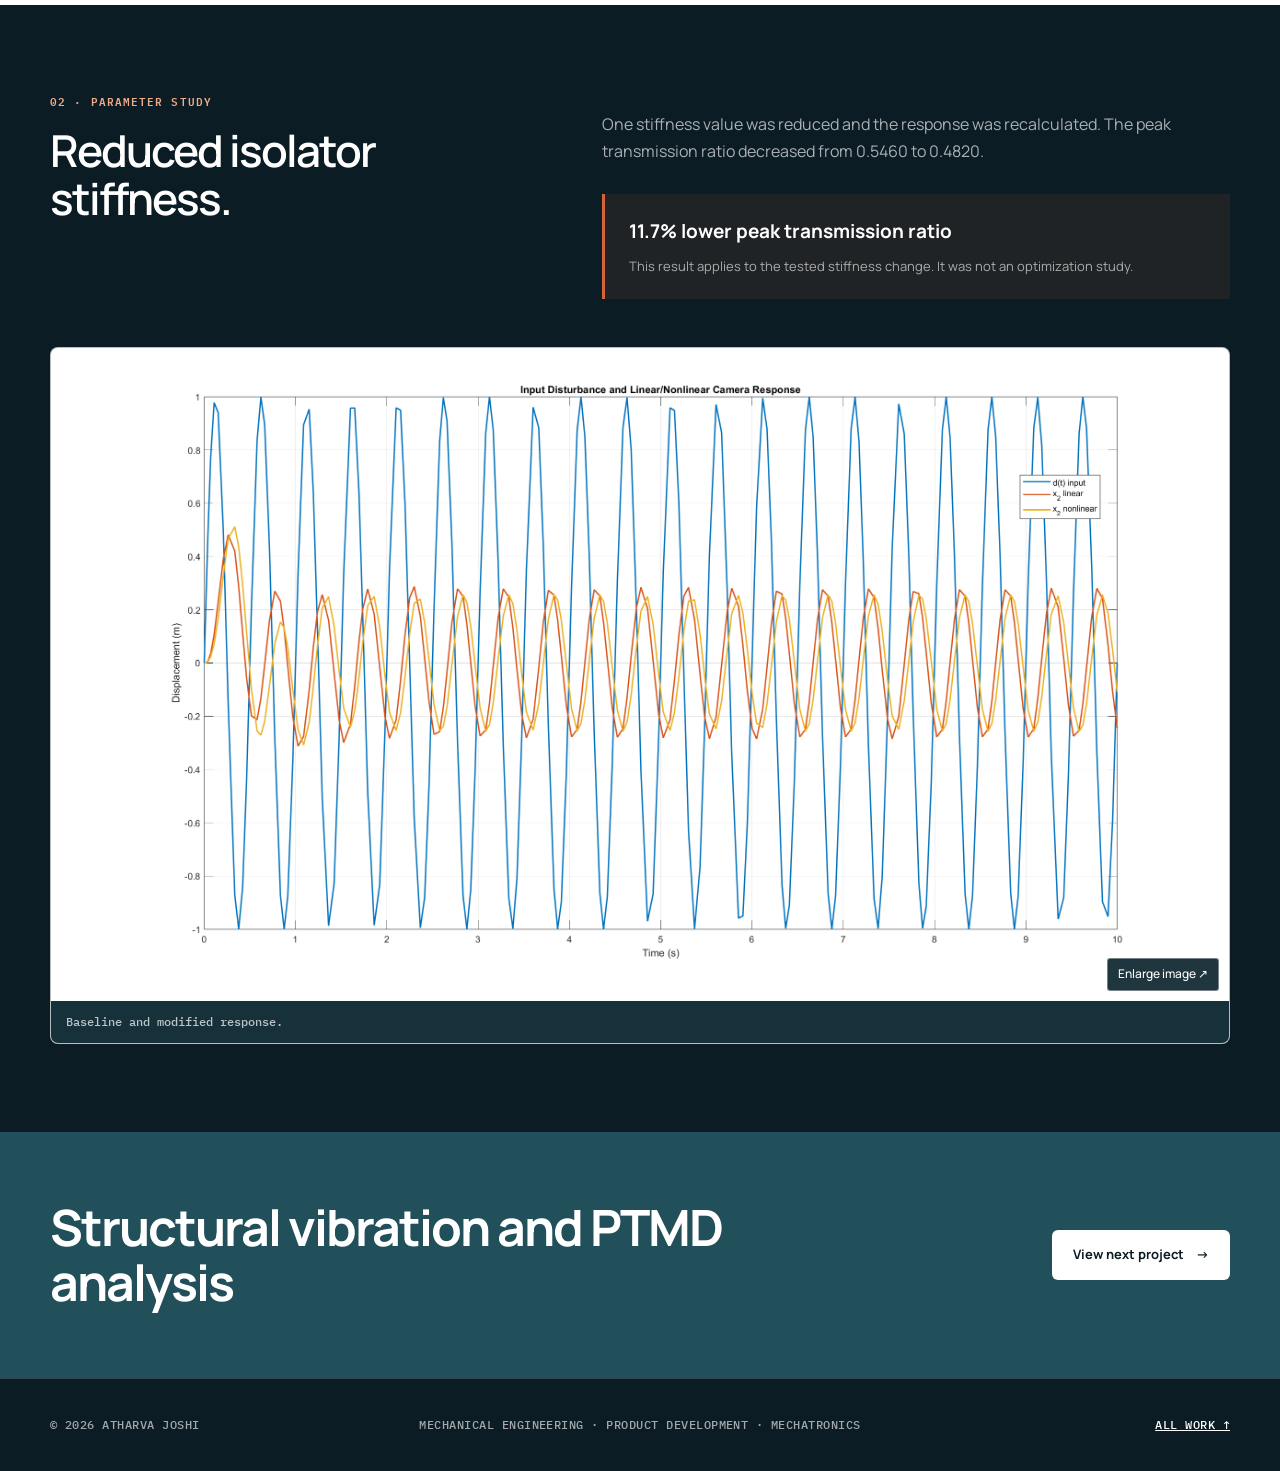
<file: work/steadycam/index.html>
<!doctype html>
<html lang="en">
  <head>
    <meta charset="utf-8"><meta name="viewport" content="width=device-width, initial-scale=1">
    <title>SteadyCam Dynamic-System Model | Atharva Joshi</title>
    <meta name="description" content="Linear and nonlinear dynamic models of a two-degree-of-freedom handheld camera isolation system.">
    <meta name="theme-color" content="#0b1c24"><link rel="canonical" href="https://wargodakj.github.io/work/steadycam/">
    <meta property="og:type" content="article"><meta property="og:title" content="SteadyCam Dynamic-System Model | Atharva Joshi"><meta property="og:description" content="MATLAB and Simulink modeling of a handheld camera-isolation system."><meta property="og:image" content="https://wargodakj.github.io/assets/steadycam-response.png"><meta name="twitter:card" content="summary_large_image">
    <link rel="preconnect" href="https://fonts.googleapis.com"><link rel="preconnect" href="https://fonts.gstatic.com" crossorigin><link href="https://fonts.googleapis.com/css2?family=IBM+Plex+Mono:wght@500;600&family=Manrope:wght@400;500;600;700&display=swap" rel="stylesheet"><link rel="stylesheet" href="../../styles.css"><link rel="stylesheet" href="../case-study.css"><script defer src="../case-study.js"></script>
  </head>
  <body>
    <a class="skip-link" href="#case-content">Skip to case study</a>
    <header class="site-header is-scrolled"><div class="shell header-inner"><a class="brand" href="../../index.html" aria-label="Atharva Joshi, home"><span class="brand-mark" aria-hidden="true">AJ</span><span class="brand-copy"><strong>Atharva Joshi</strong><span>Mechanical engineer</span></span></a><button class="menu-button" type="button" aria-expanded="false" aria-controls="primary-navigation" data-menu-button><span class="menu-button-label">Menu</span><span class="menu-button-lines" aria-hidden="true"><i></i><i></i></span></button><nav class="primary-nav" id="primary-navigation" aria-label="Primary navigation" data-navigation><a href="../../index.html#selected-work">Projects</a><a href="../../index.html#experience">Experience</a><a href="../../index.html#contact">Contact</a><a class="nav-resume" href="../../assets/Atharva_Joshi_Resume.pdf" target="_blank" rel="noopener">Resume <span aria-hidden="true">↗</span></a></nav></div></header>
    <main id="case-content">
      <section class="case-hero"><div class="shell"><nav class="breadcrumb" aria-label="Breadcrumb"><a href="../../index.html">Home</a><span>/</span><a href="../">Work</a><span>/</span><span>SteadyCam</span></nav><div class="case-hero-grid"><div><p class="eyebrow">Academic project · Dynamics and controls</p><h1>SteadyCam dynamic-system model.</h1><p class="case-lede">Linear and nonlinear models of a two-degree-of-freedom camera isolation system, with a parameter change evaluated in MATLAB and Simulink.</p><div class="hero-actions"><a class="button button-primary" href="https://github.com/WarGodAKJ/steadycam-dynamic-system-modeling" target="_blank" rel="noopener">View repository <span aria-hidden="true">↗</span></a></div></div><figure class="case-cover is-contain"><img src="../../assets/steadycam-response.png" alt="Response plot comparing baseline and reduced-stiffness SteadyCam models"><figcaption>Transmission-ratio comparison after the stiffness change</figcaption></figure></div></div></section>
      <section class="case-summary" aria-label="Project summary"><dl class="shell case-summary-grid"><div><dt>Model</dt><dd>2 degrees of freedom</dd></div><div><dt>Methods</dt><dd>Linear · nonlinear</dd></div><div><dt>Tools</dt><dd>MATLAB · Simulink</dd></div><div><dt>Input</dt><dd>Hand-motion disturbance</dd></div></dl></section>
      <section class="case-section is-white"><div class="shell case-two-column"><div class="case-section-heading"><p class="eyebrow">01 · Model development</p><h2>Camera and platform equations of motion.</h2></div><div class="case-prose"><p>The system was represented with separate camera and platform coordinates. I derived the equations of motion and implemented both linear and nonlinear versions to compare their predicted responses.</p><p>The analysis used time-domain simulation and state-space methods to evaluate how the isolation system transmitted the hand-motion input to the camera.</p></div></div><div class="shell case-media-grid"><figure class="case-figure"><img src="../../assets/steadycam-free-body-camera.jpg" alt="Free-body diagram of the SteadyCam camera mass" loading="lazy"><figcaption>Camera free-body diagram.</figcaption></figure><figure class="case-figure"><img src="../../assets/steadycam-linear-nonlinear.png" alt="Comparison of linear and nonlinear SteadyCam responses" loading="lazy"><figcaption>Linear and nonlinear response comparison.</figcaption></figure></div></section>
      <section class="case-section is-dark"><div class="shell case-two-column"><div class="case-section-heading"><p class="eyebrow">02 · Parameter study</p><h2>Reduced isolator stiffness.</h2></div><div class="case-prose"><p>One stiffness value was reduced and the response was recalculated. The peak transmission ratio decreased from 0.5460 to 0.4820.</p><div class="evidence-callout"><strong>11.7% lower peak transmission ratio</strong><span>This result applies to the tested stiffness change. It was not an optimization study.</span></div></div></div><div class="shell case-media-grid"><figure class="case-figure"><img src="../../assets/steadycam-response.png" alt="Baseline and reduced-stiffness transmission-ratio response" loading="lazy"><figcaption>Baseline and modified response.</figcaption></figure></div></section>
      <section class="case-next"><div class="shell case-next-inner"><h2>Structural vibration and PTMD analysis</h2><a class="button button-light" href="../structural-vibration/">View next project <span aria-hidden="true">→</span></a></div></section>
    </main>
    <footer class="site-footer"><div class="shell footer-inner"><p>© <span data-current-year></span> Atharva Joshi</p><p>Mechanical engineering · Product development · Mechatronics</p><a href="../">All work ↑</a></div></footer>
  </body>
</html>
</file>
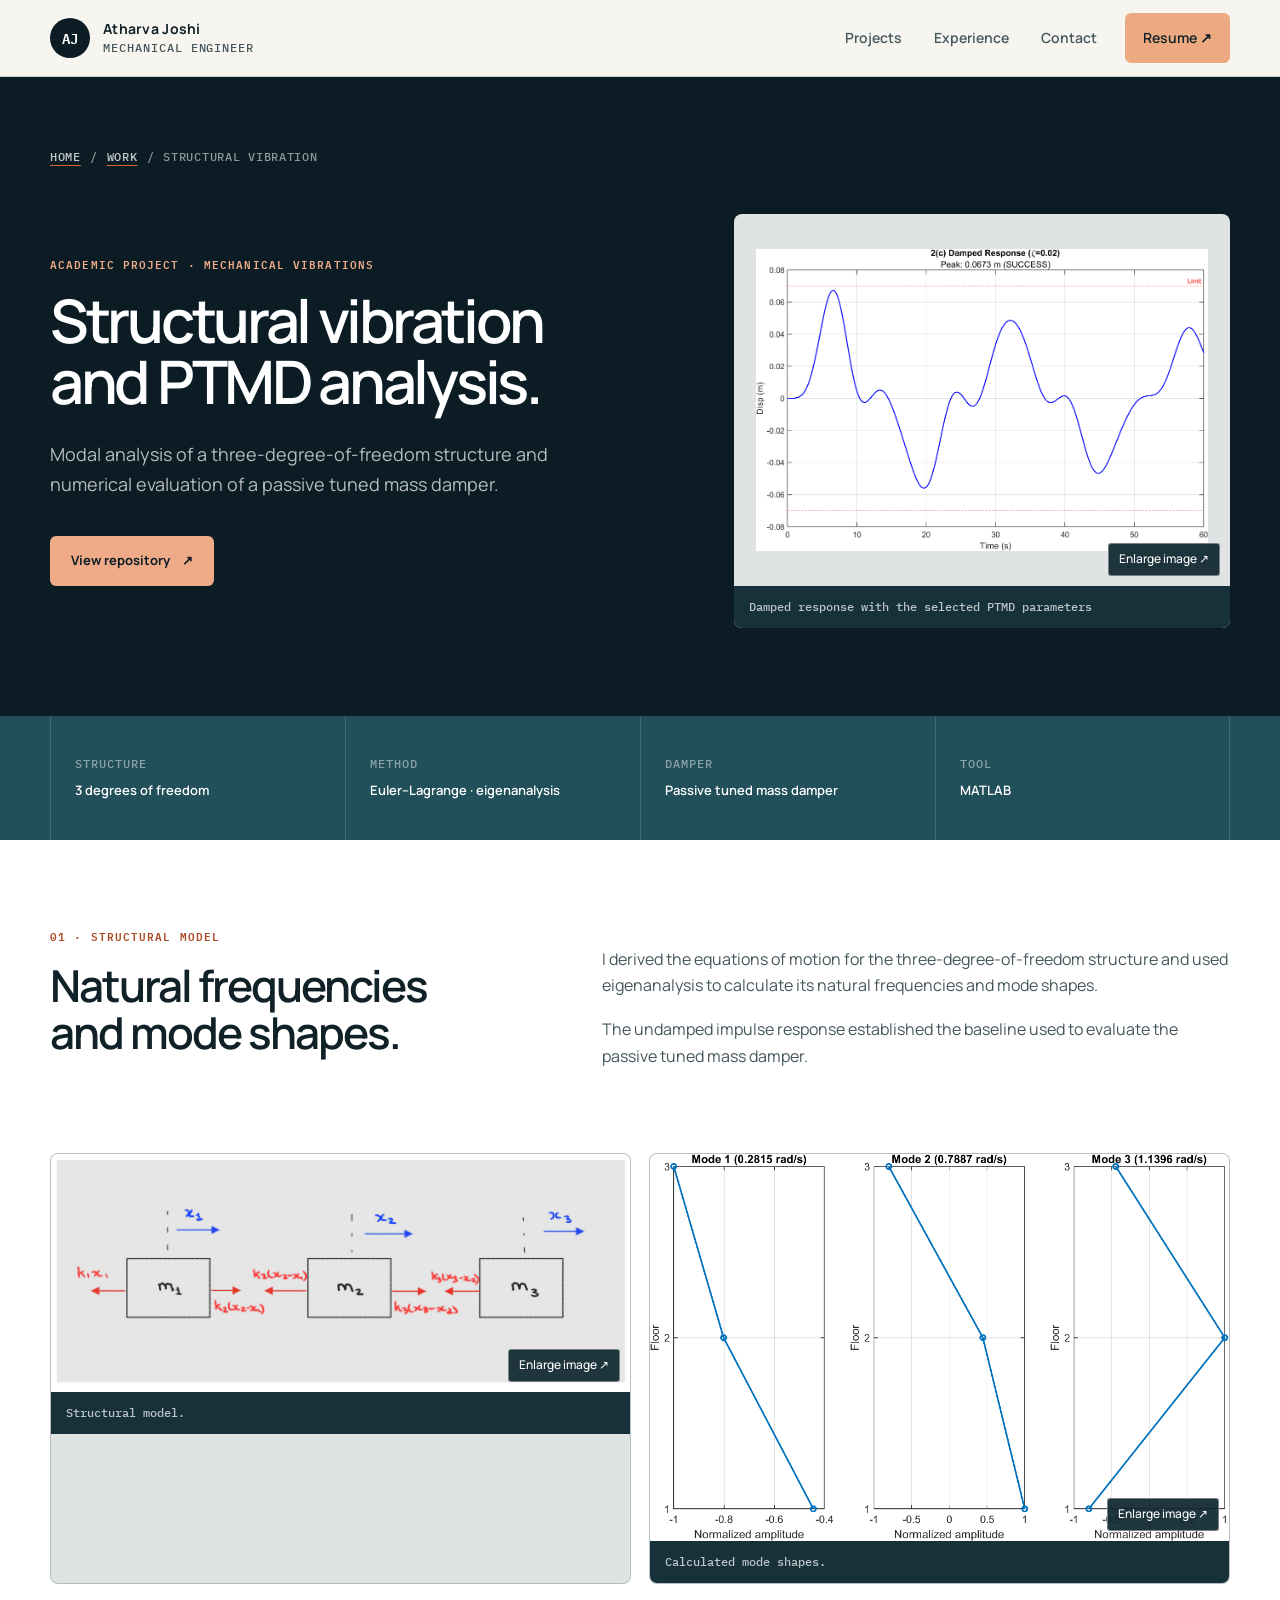
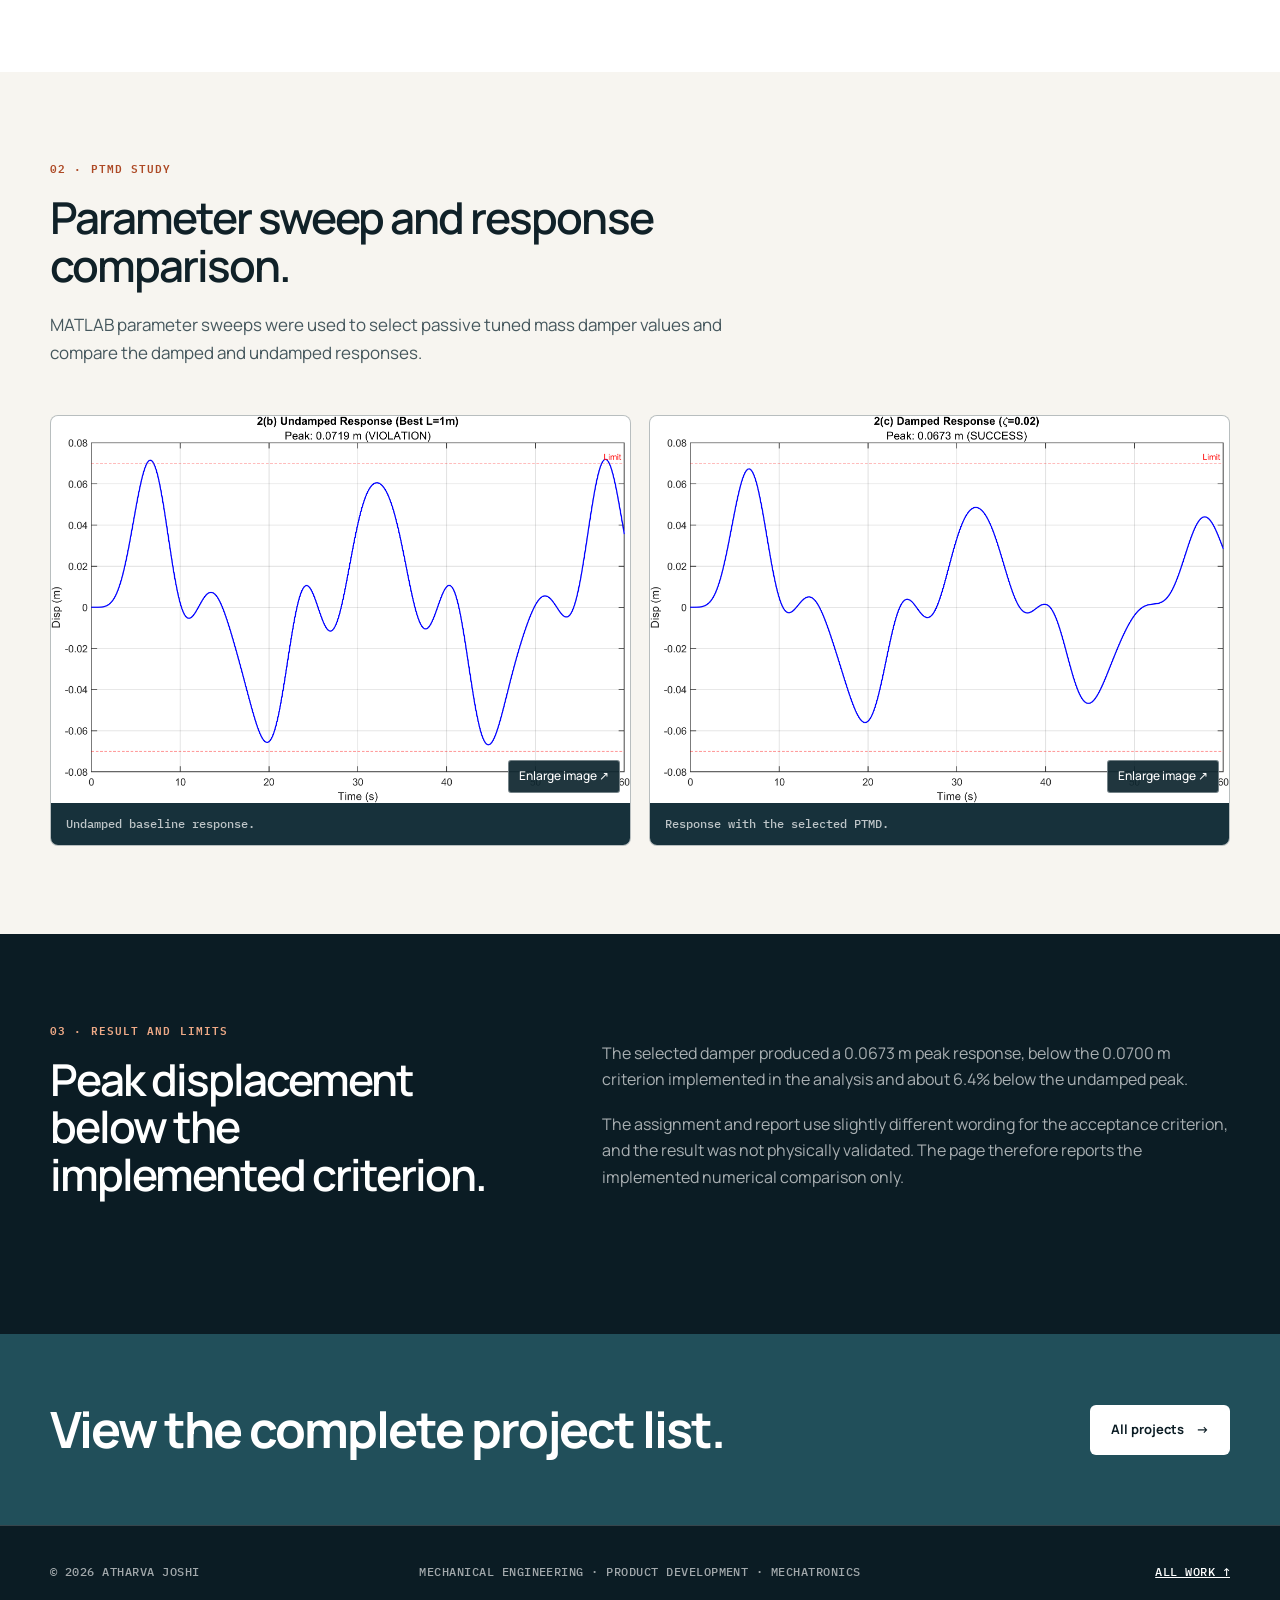
<file: work/structural-vibration/index.html>
<!doctype html>
<html lang="en">
  <head>
    <meta charset="utf-8"><meta name="viewport" content="width=device-width, initial-scale=1">
    <title>Structural Vibration and PTMD Analysis | Atharva Joshi</title>
    <meta name="description" content="Modal analysis and passive tuned mass damper evaluation for a three-degree-of-freedom structure.">
    <meta name="theme-color" content="#0b1c24"><link rel="canonical" href="https://wargodakj.github.io/work/structural-vibration/">
    <meta property="og:type" content="article"><meta property="og:title" content="Structural Vibration and PTMD Analysis | Atharva Joshi"><meta property="og:description" content="Eigenanalysis, mode shapes, impulse response, and passive tuned mass damper evaluation in MATLAB."><meta property="og:image" content="https://wargodakj.github.io/assets/ptmd-damped-response.png"><meta name="twitter:card" content="summary_large_image">
    <link rel="preconnect" href="https://fonts.googleapis.com"><link rel="preconnect" href="https://fonts.gstatic.com" crossorigin><link href="https://fonts.googleapis.com/css2?family=IBM+Plex+Mono:wght@500;600&family=Manrope:wght@400;500;600;700&display=swap" rel="stylesheet"><link rel="stylesheet" href="../../styles.css"><link rel="stylesheet" href="../case-study.css"><script defer src="../case-study.js"></script>
  </head>
  <body>
    <a class="skip-link" href="#case-content">Skip to case study</a>
    <header class="site-header is-scrolled"><div class="shell header-inner"><a class="brand" href="../../index.html" aria-label="Atharva Joshi, home"><span class="brand-mark" aria-hidden="true">AJ</span><span class="brand-copy"><strong>Atharva Joshi</strong><span>Mechanical engineer</span></span></a><button class="menu-button" type="button" aria-expanded="false" aria-controls="primary-navigation" data-menu-button><span class="menu-button-label">Menu</span><span class="menu-button-lines" aria-hidden="true"><i></i><i></i></span></button><nav class="primary-nav" id="primary-navigation" aria-label="Primary navigation" data-navigation><a href="../../index.html#selected-work">Projects</a><a href="../../index.html#experience">Experience</a><a href="../../index.html#contact">Contact</a><a class="nav-resume" href="../../assets/Atharva_Joshi_Resume.pdf" target="_blank" rel="noopener">Resume <span aria-hidden="true">↗</span></a></nav></div></header>
    <main id="case-content">
      <section class="case-hero"><div class="shell"><nav class="breadcrumb" aria-label="Breadcrumb"><a href="../../index.html">Home</a><span>/</span><a href="../">Work</a><span>/</span><span>Structural vibration</span></nav><div class="case-hero-grid"><div><p class="eyebrow">Academic project · Mechanical vibrations</p><h1>Structural vibration and PTMD analysis.</h1><p class="case-lede">Modal analysis of a three-degree-of-freedom structure and numerical evaluation of a passive tuned mass damper.</p><div class="hero-actions"><a class="button button-primary" href="https://github.com/WarGodAKJ/mechanical-vibrations-modal-analysis" target="_blank" rel="noopener">View repository <span aria-hidden="true">↗</span></a></div></div><figure class="case-cover is-contain"><img src="../../assets/ptmd-damped-response.png" alt="Damped structural response from the passive tuned mass damper analysis"><figcaption>Damped response with the selected PTMD parameters</figcaption></figure></div></div></section>
      <section class="case-summary" aria-label="Project summary"><dl class="shell case-summary-grid"><div><dt>Structure</dt><dd>3 degrees of freedom</dd></div><div><dt>Method</dt><dd>Euler–Lagrange · eigenanalysis</dd></div><div><dt>Damper</dt><dd>Passive tuned mass damper</dd></div><div><dt>Tool</dt><dd>MATLAB</dd></div></dl></section>
      <section class="case-section is-white"><div class="shell case-two-column"><div class="case-section-heading"><p class="eyebrow">01 · Structural model</p><h2>Natural frequencies and mode shapes.</h2></div><div class="case-prose"><p>I derived the equations of motion for the three-degree-of-freedom structure and used eigenanalysis to calculate its natural frequencies and mode shapes.</p><p>The undamped impulse response established the baseline used to evaluate the passive tuned mass damper.</p></div></div><div class="shell case-media-grid"><figure class="case-figure"><img src="../../assets/vibration-system-model.png" alt="Three-degree-of-freedom structural vibration model" loading="lazy"><figcaption>Structural model.</figcaption></figure><figure class="case-figure"><img src="../../assets/vibration-mode-shapes.png" alt="Mode shapes of the structural model" loading="lazy"><figcaption>Calculated mode shapes.</figcaption></figure></div></section>
      <section class="case-section"><div class="shell"><div class="case-section-heading"><p class="eyebrow">02 · PTMD study</p><h2>Parameter sweep and response comparison.</h2><p>MATLAB parameter sweeps were used to select passive tuned mass damper values and compare the damped and undamped responses.</p></div><div class="case-media-grid"><figure class="case-figure"><img src="../../assets/ptmd-undamped-response.png" alt="Undamped structural response used as the PTMD baseline" loading="lazy"><figcaption>Undamped baseline response.</figcaption></figure><figure class="case-figure"><img src="../../assets/ptmd-damped-response.png" alt="Damped response after adding the PTMD" loading="lazy"><figcaption>Response with the selected PTMD.</figcaption></figure></div></div></section>
      <section class="case-section is-dark"><div class="shell case-two-column"><div class="case-section-heading"><p class="eyebrow">03 · Result and limits</p><h2>Peak displacement below the implemented criterion.</h2></div><div class="case-prose"><p>The selected damper produced a 0.0673 m peak response, below the 0.0700 m criterion implemented in the analysis and about 6.4% below the undamped peak.</p><p>The assignment and report use slightly different wording for the acceptance criterion, and the result was not physically validated. The page therefore reports the implemented numerical comparison only.</p></div></div></section>
      <section class="case-next"><div class="shell case-next-inner"><h2>View the complete project list.</h2><a class="button button-light" href="../">All projects <span aria-hidden="true">→</span></a></div></section>
    </main>
    <footer class="site-footer"><div class="shell footer-inner"><p>© <span data-current-year></span> Atharva Joshi</p><p>Mechanical engineering · Product development · Mechatronics</p><a href="../">All work ↑</a></div></footer>
  </body>
</html>
</file>
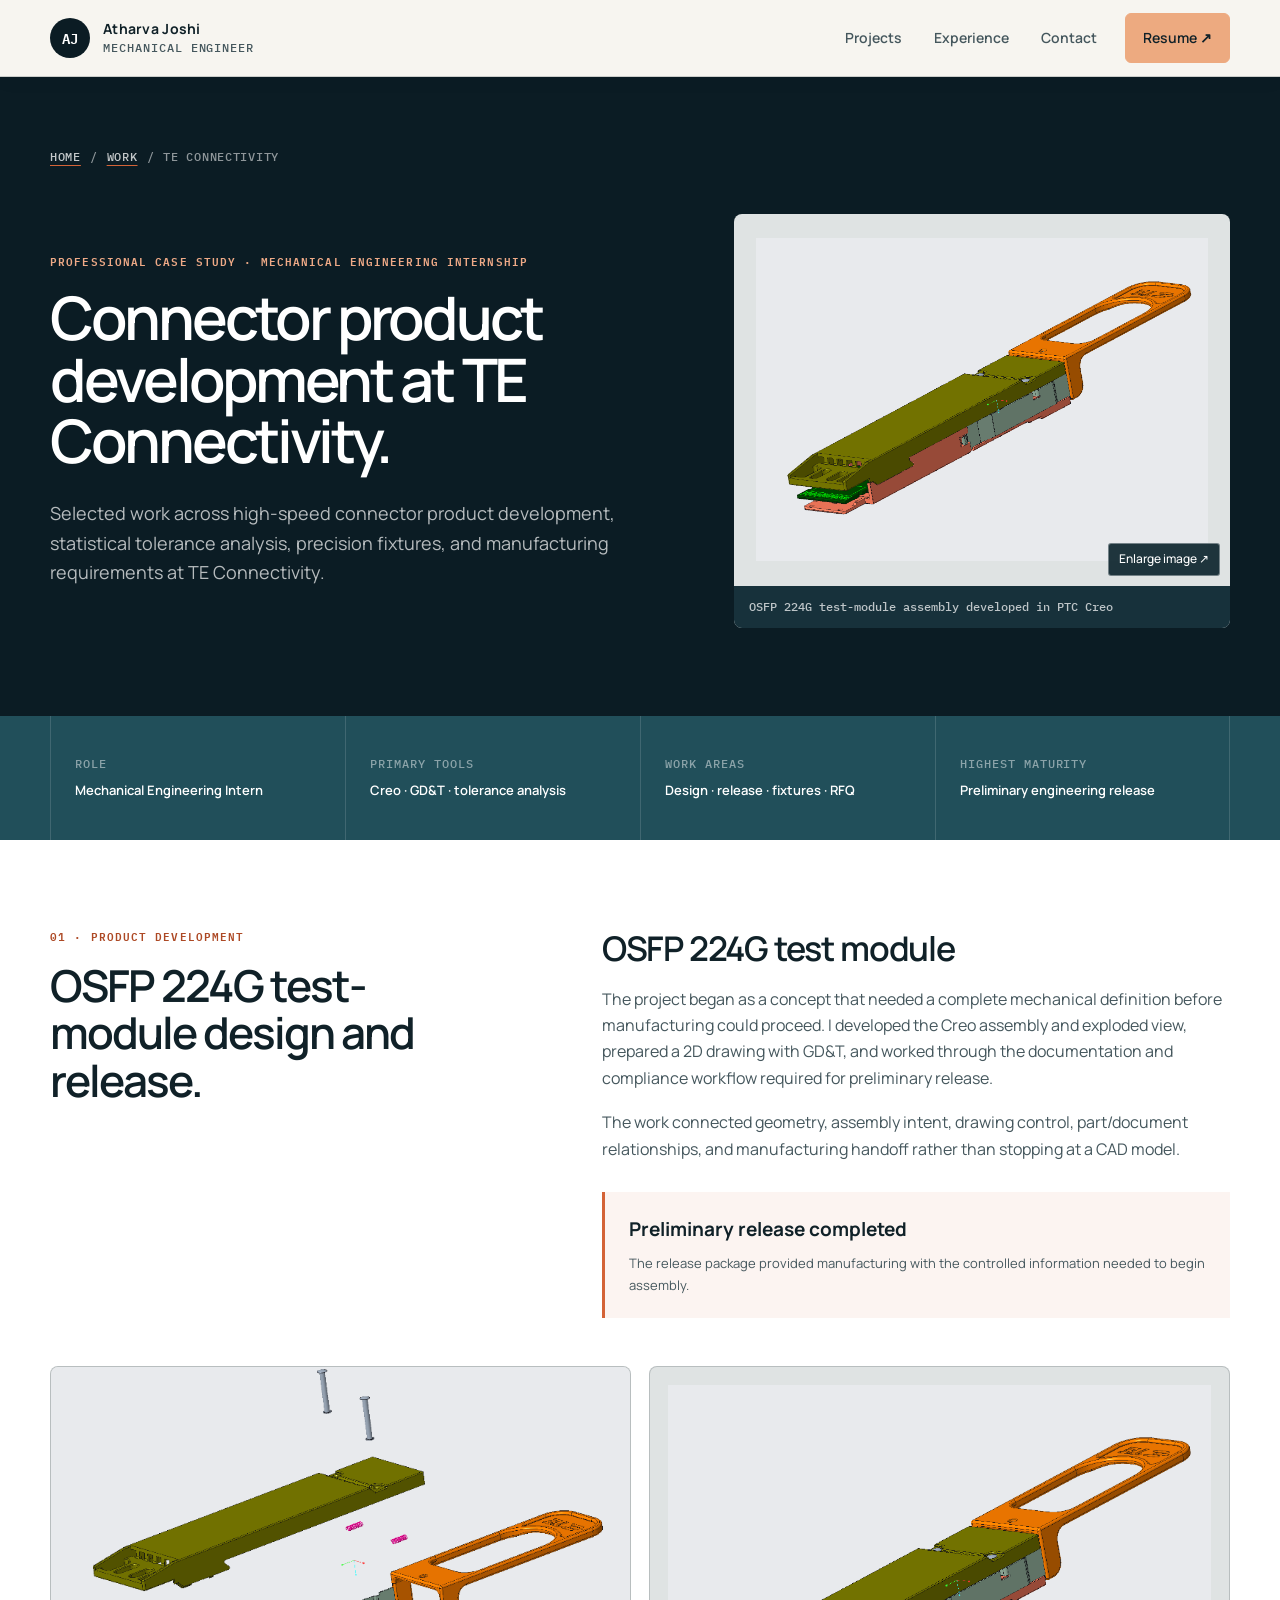
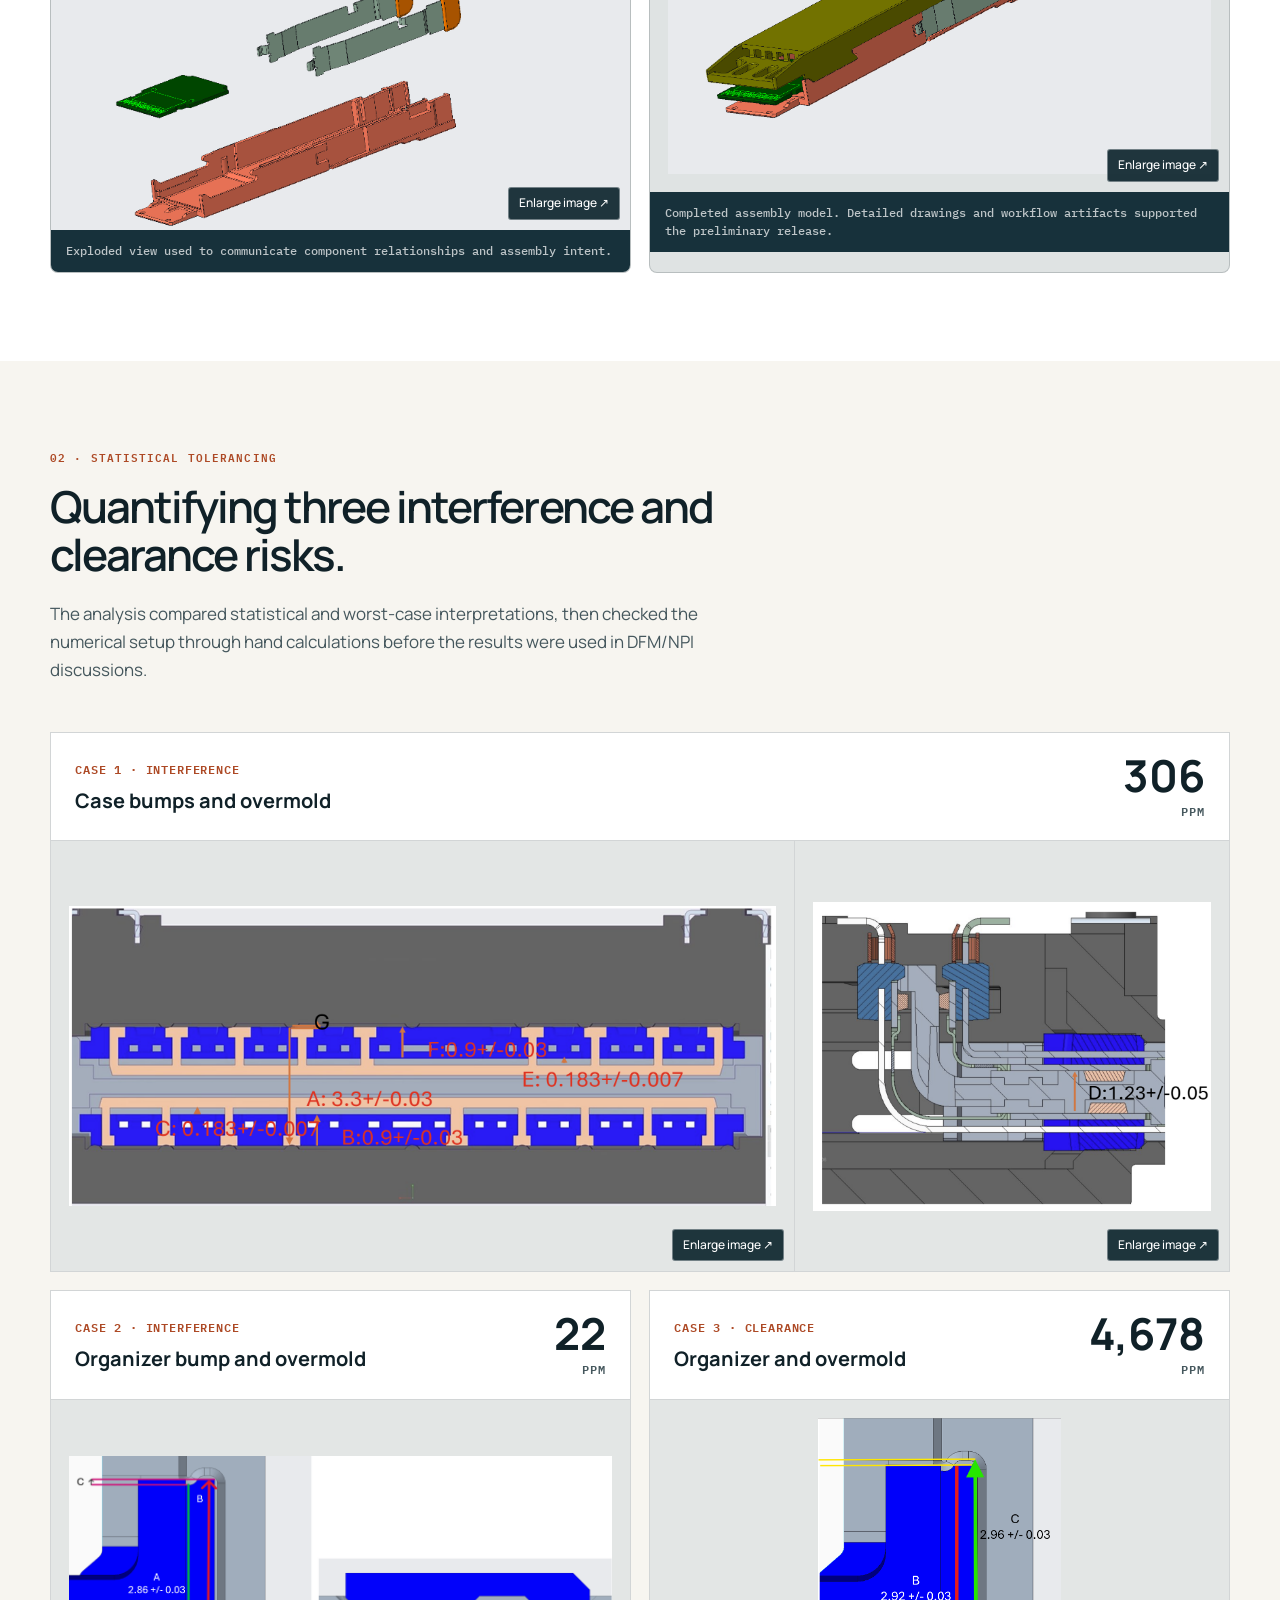
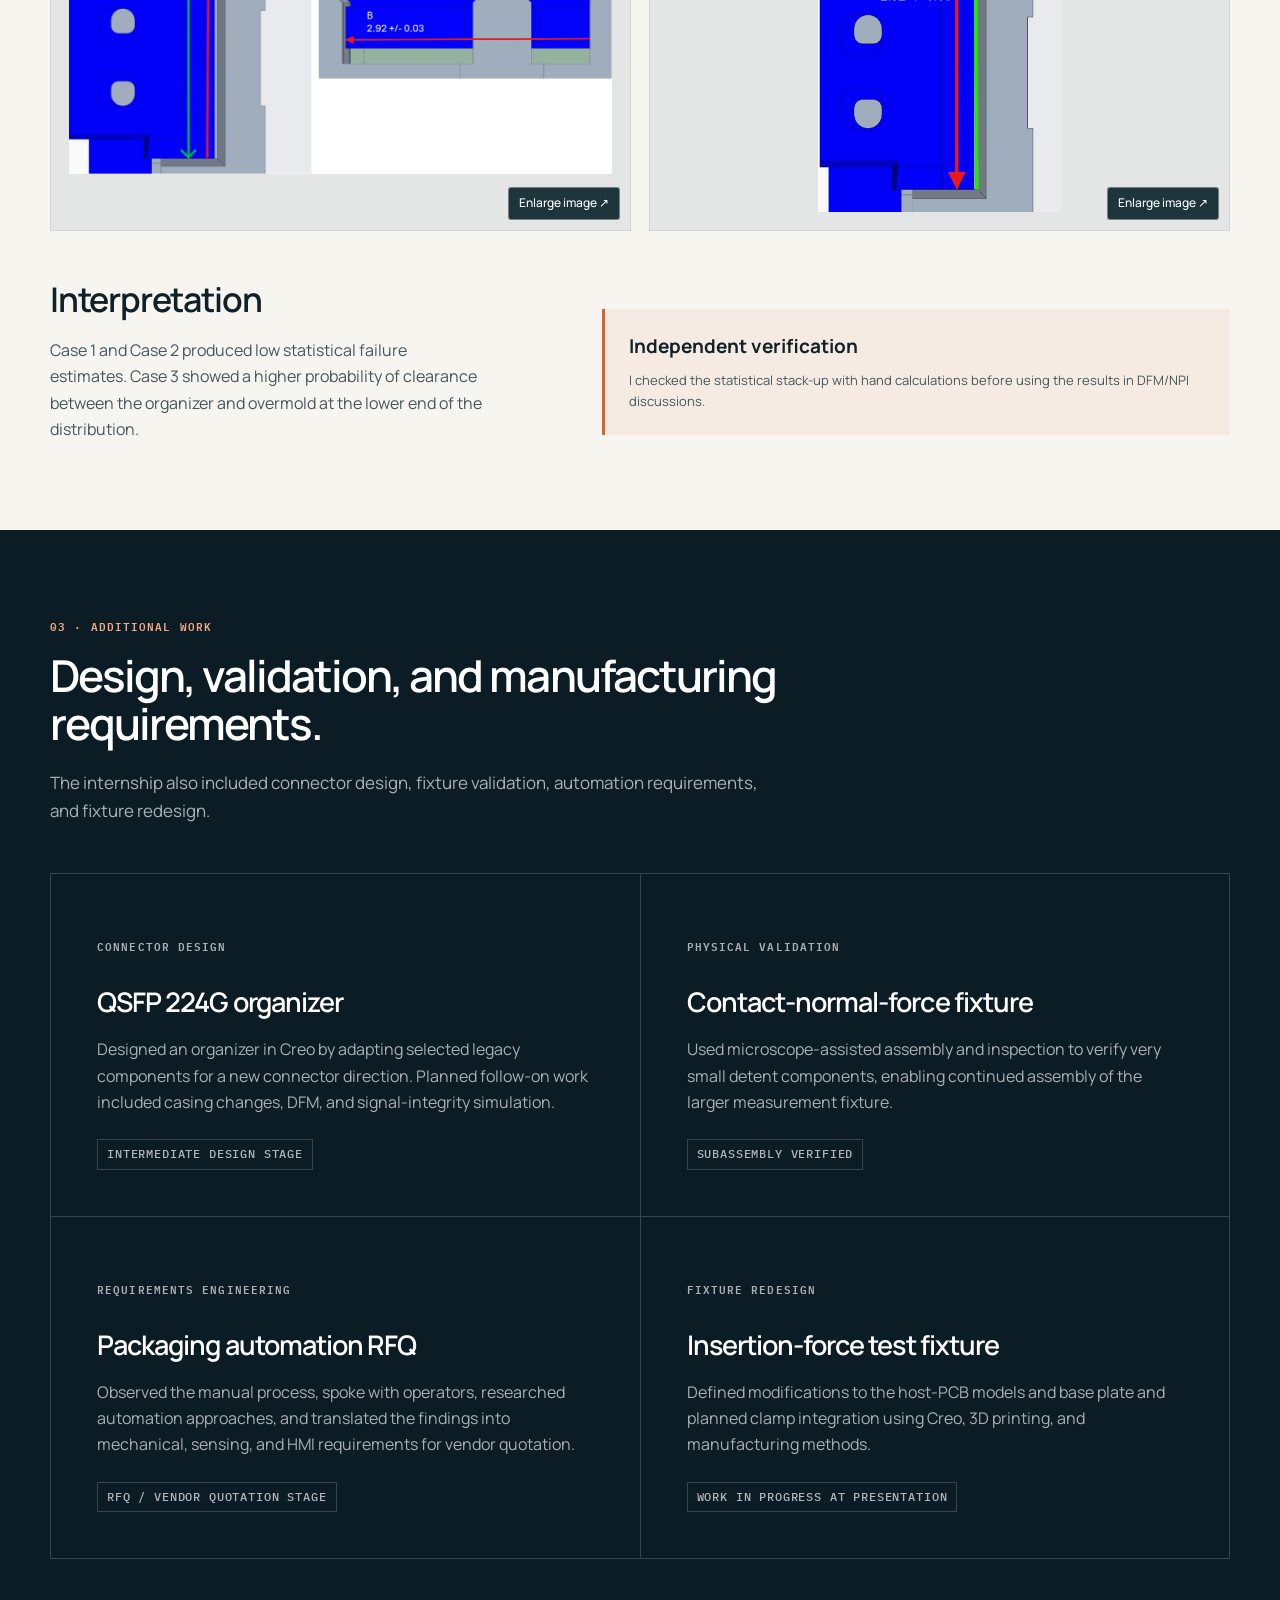
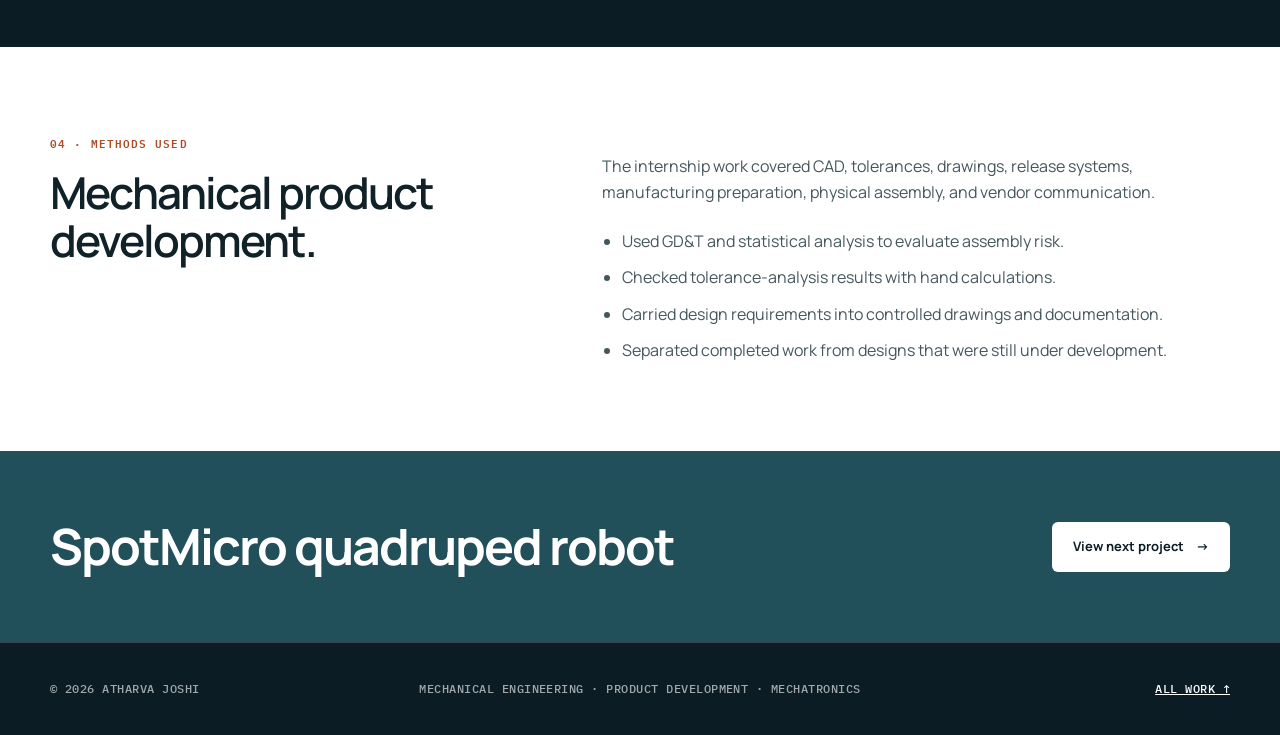
<file: work/te-connectivity/index.html>
<!doctype html>
<html lang="en">
  <head>
    <meta charset="utf-8">
    <meta name="viewport" content="width=device-width, initial-scale=1">
    <title>TE Connectivity Product Development | Atharva Joshi</title>
    <meta name="description" content="Mechanical product-development work at TE Connectivity spanning Creo, GD&T, statistical tolerancing, release engineering, fixtures, and manufacturing requirements.">
    <meta name="theme-color" content="#0b1c24">
    <link rel="canonical" href="https://wargodakj.github.io/work/te-connectivity/">
    <meta property="og:type" content="article">
    <meta property="og:title" content="TE Connectivity Product Development | Atharva Joshi">
    <meta property="og:description" content="Connector test-module design and preliminary release, tolerance analysis, fixture work, and manufacturing requirements.">
    <meta property="og:image" content="https://wargodakj.github.io/assets/te-osfp-test-module.png">
    <meta name="twitter:card" content="summary_large_image">
    <link rel="preconnect" href="https://fonts.googleapis.com">
    <link rel="preconnect" href="https://fonts.gstatic.com" crossorigin>
    <link href="https://fonts.googleapis.com/css2?family=IBM+Plex+Mono:wght@500;600&family=Manrope:wght@400;500;600;700&display=swap" rel="stylesheet">
    <link rel="stylesheet" href="../../styles.css">
    <link rel="stylesheet" href="../case-study.css">
    <script defer src="../case-study.js"></script>
  </head>
  <body>
    <a class="skip-link" href="#case-content">Skip to case study</a>
    <header class="site-header is-scrolled">
      <div class="shell header-inner">
        <a class="brand" href="../../index.html" aria-label="Atharva Joshi, home"><span class="brand-mark" aria-hidden="true">AJ</span><span class="brand-copy"><strong>Atharva Joshi</strong><span>Mechanical engineer</span></span></a>
        <button class="menu-button" type="button" aria-expanded="false" aria-controls="primary-navigation" data-menu-button><span class="menu-button-label">Menu</span><span class="menu-button-lines" aria-hidden="true"><i></i><i></i></span></button>
        <nav class="primary-nav" id="primary-navigation" aria-label="Primary navigation" data-navigation>
          <a href="../../index.html#selected-work">Projects</a><a href="../../index.html#experience">Experience</a><a href="../../index.html#contact">Contact</a><a class="nav-resume" href="../../assets/Atharva_Joshi_Resume.pdf" target="_blank" rel="noopener">Resume <span aria-hidden="true">↗</span></a>
        </nav>
      </div>
    </header>

    <main id="case-content">
      <section class="case-hero">
        <div class="shell">
          <nav class="breadcrumb" aria-label="Breadcrumb"><a href="../../index.html">Home</a><span>/</span><a href="../">Work</a><span>/</span><span>TE Connectivity</span></nav>
          <div class="case-hero-grid">
            <div>
              <p class="eyebrow">Professional case study · Mechanical engineering internship</p>
              <h1>Connector product development at TE Connectivity.</h1>
              <p class="case-lede">Selected work across high-speed connector product development, statistical tolerance analysis, precision fixtures, and manufacturing requirements at TE Connectivity.</p>
            </div>
            <figure class="case-cover is-contain"><img src="../../assets/te-osfp-test-module.png" alt="Creo rendering of the OSFP 224G test-module assembly"><figcaption>OSFP 224G test-module assembly developed in PTC Creo</figcaption></figure>
          </div>
        </div>
      </section>

      <section class="case-summary" aria-label="Project summary">
        <dl class="shell case-summary-grid">
          <div><dt>Role</dt><dd>Mechanical Engineering Intern</dd></div>
          <div><dt>Primary tools</dt><dd>Creo · GD&amp;T · tolerance analysis</dd></div>
          <div><dt>Work areas</dt><dd>Design · release · fixtures · RFQ</dd></div>
          <div><dt>Highest maturity</dt><dd>Preliminary engineering release</dd></div>
        </dl>
      </section>

      <section class="case-section is-white">
        <div class="shell case-two-column">
          <div class="case-section-heading"><p class="eyebrow">01 · Product development</p><h2>OSFP 224G test-module design and release.</h2></div>
          <div class="case-prose">
            <h3>OSFP 224G test module</h3>
            <p>The project began as a concept that needed a complete mechanical definition before manufacturing could proceed. I developed the Creo assembly and exploded view, prepared a 2D drawing with GD&amp;T, and worked through the documentation and compliance workflow required for preliminary release.</p>
            <p>The work connected geometry, assembly intent, drawing control, part/document relationships, and manufacturing handoff rather than stopping at a CAD model.</p>
            <div class="evidence-callout"><strong>Preliminary release completed</strong><span>The release package provided manufacturing with the controlled information needed to begin assembly.</span></div>
          </div>
        </div>
        <div class="shell case-media-grid">
          <figure class="case-figure"><img src="../../assets/te-osfp-exploded-view.png" alt="Exploded Creo view of the OSFP test-module components" loading="lazy"><figcaption>Exploded view used to communicate component relationships and assembly intent.</figcaption></figure>
          <figure class="case-figure is-padded"><img src="../../assets/te-osfp-test-module.png" alt="Assembled Creo model of the OSFP test module" loading="lazy"><figcaption>Completed assembly model. Detailed drawings and workflow artifacts supported the preliminary release.</figcaption></figure>
        </div>
      </section>

      <section class="case-section">
        <div class="shell">
          <div class="case-section-heading"><p class="eyebrow">02 · Statistical tolerancing</p><h2>Quantifying three interference and clearance risks.</h2><p>The analysis compared statistical and worst-case interpretations, then checked the numerical setup through hand calculations before the results were used in DFM/NPI discussions.</p></div>
          <div class="tolerance-case-grid" aria-label="Interference and clearance cases">
            <article class="tolerance-case tolerance-case-wide">
              <div class="tolerance-case-heading"><div><span>Case 1 · Interference</span><h3>Case bumps and overmold</h3></div><strong>306 <small>PPM</small></strong></div>
              <div class="tolerance-image-pair">
                <img src="../../assets/te-tolerance-case-1-overview.png" alt="Case 1 assembly section showing the case bump and overmold dimensions" loading="lazy">
                <img src="../../assets/te-tolerance-case-1-section.png" alt="Case 1 connector section showing the supporting dimension in the tolerance stack" loading="lazy">
              </div>
            </article>
            <article class="tolerance-case">
              <div class="tolerance-case-heading"><div><span>Case 2 · Interference</span><h3>Organizer bump and overmold</h3></div><strong>22 <small>PPM</small></strong></div>
              <img src="../../assets/te-tolerance-case-2.png" alt="Case 2 organizer and overmold dimensions used in the interference analysis" loading="lazy">
            </article>
            <article class="tolerance-case">
              <div class="tolerance-case-heading"><div><span>Case 3 · Clearance</span><h3>Organizer and overmold</h3></div><strong>4,678 <small>PPM</small></strong></div>
              <img src="../../assets/te-tolerance-case-3.png" alt="Case 3 organizer and overmold dimensions used in the clearance analysis" loading="lazy">
            </article>
          </div>
          <div class="case-two-column is-spaced">
            <div class="case-prose"><h3>Interpretation</h3><p>Case 1 and Case 2 produced low statistical failure estimates. Case 3 showed a higher probability of clearance between the organizer and overmold at the lower end of the distribution.</p></div>
            <div class="case-prose"><div class="evidence-callout"><strong>Independent verification</strong><span>I checked the statistical stack-up with hand calculations before using the results in DFM/NPI discussions.</span></div></div>
          </div>
        </div>
      </section>

      <section class="case-section is-dark">
        <div class="shell">
          <div class="case-section-heading"><p class="eyebrow">03 · Additional work</p><h2>Design, validation, and manufacturing requirements.</h2><p>The internship also included connector design, fixture validation, automation requirements, and fixture redesign.</p></div>
          <div class="module-grid">
            <article class="module-card"><p class="project-eyebrow">Connector design</p><h3>QSFP 224G organizer</h3><p>Designed an organizer in Creo by adapting selected legacy components for a new connector direction. Planned follow-on work included casing changes, DFM, and signal-integrity simulation.</p><span class="status-note">Intermediate design stage</span></article>
            <article class="module-card"><p class="project-eyebrow">Physical validation</p><h3>Contact-normal-force fixture</h3><p>Used microscope-assisted assembly and inspection to verify very small detent components, enabling continued assembly of the larger measurement fixture.</p><span class="status-note">Subassembly verified</span></article>
            <article class="module-card"><p class="project-eyebrow">Requirements engineering</p><h3>Packaging automation RFQ</h3><p>Observed the manual process, spoke with operators, researched automation approaches, and translated the findings into mechanical, sensing, and HMI requirements for vendor quotation.</p><span class="status-note">RFQ / vendor quotation stage</span></article>
            <article class="module-card"><p class="project-eyebrow">Fixture redesign</p><h3>Insertion-force test fixture</h3><p>Defined modifications to the host-PCB models and base plate and planned clamp integration using Creo, 3D printing, and manufacturing methods.</p><span class="status-note">Work in progress at presentation</span></article>
          </div>
        </div>
      </section>

      <section class="case-section is-white">
        <div class="shell case-two-column">
          <div class="case-section-heading"><p class="eyebrow">04 · Methods used</p><h2>Mechanical product development.</h2></div>
          <div class="case-prose"><p>The internship work covered CAD, tolerances, drawings, release systems, manufacturing preparation, physical assembly, and vendor communication.</p><ul><li>Used GD&amp;T and statistical analysis to evaluate assembly risk.</li><li>Checked tolerance-analysis results with hand calculations.</li><li>Carried design requirements into controlled drawings and documentation.</li><li>Separated completed work from designs that were still under development.</li></ul></div>
        </div>
      </section>

      <section class="case-next"><div class="shell case-next-inner"><h2>SpotMicro quadruped robot</h2><a class="button button-light" href="../spotmicro/">View next project <span aria-hidden="true">→</span></a></div></section>
    </main>
    <footer class="site-footer"><div class="shell footer-inner"><p>© <span data-current-year></span> Atharva Joshi</p><p>Mechanical engineering · Product development · Mechatronics</p><a href="../">All work ↑</a></div></footer>
  </body>
</html>
</file>
<file: styles.css>
:root {
  --ink: #102128;
  --ink-soft: #45575d;
  --paper: #f7f5f0;
  --paper-deep: #edece6;
  --white: #ffffff;
  --navy: #0b1c24;
  --navy-light: #17313b;
  --steel: #2f6875;
  --steel-dark: #214f5a;
  --orange: #d46337;
  --orange-dark: #ad4925;
  --line: rgba(16, 33, 40, 0.19);
  --line-light: rgba(255, 255, 255, 0.18);
  --shadow: 0 12px 32px rgba(9, 27, 35, 0.06);
  --sans: "Manrope", "Segoe UI", sans-serif;
  --mono: "IBM Plex Mono", Consolas, monospace;
  --shell: min(1180px, calc(100vw - 48px));
  --radius: 3px;
}

*,
*::before,
*::after {
  box-sizing: border-box;
}

html {
  scroll-behavior: smooth;
  scroll-padding-top: 88px;
}

body {
  margin: 0;
  color: var(--ink);
  background: var(--paper);
  font-family: var(--sans);
  font-size: 16px;
  line-height: 1.65;
  text-rendering: optimizeLegibility;
}

body.menu-open {
  overflow: hidden;
}

img {
  display: block;
  max-width: 100%;
}

a {
  color: inherit;
}

button,
a {
  -webkit-tap-highlight-color: transparent;
}

:focus-visible {
  outline: 3px solid var(--orange);
  outline-offset: 4px;
}

.skip-link {
  position: fixed;
  z-index: 1000;
  top: 12px;
  left: 12px;
  padding: 10px 14px;
  color: var(--white);
  background: var(--navy);
  transform: translateY(-160%);
}

.skip-link:focus {
  transform: translateY(0);
}

.shell {
  width: var(--shell);
  margin-inline: auto;
}

.site-header {
  position: sticky;
  z-index: 100;
  top: 0;
  color: var(--ink);
  background: rgba(247, 245, 240, 0.97);
  border-bottom: 1px solid var(--line);
  transition: border-color 180ms ease, box-shadow 180ms ease;
}

.site-header.is-scrolled {
  border-bottom-color: var(--line);
  box-shadow: 0 4px 18px rgba(3, 12, 16, 0.04);
}

.header-inner {
  min-height: 76px;
  display: flex;
  align-items: center;
  justify-content: space-between;
  gap: 32px;
}

.brand {
  display: inline-flex;
  align-items: center;
  gap: 13px;
  color: inherit;
  text-decoration: none;
}

.brand-mark {
  width: 40px;
  height: 40px;
  display: grid;
  place-items: center;
  color: var(--white);
  background: var(--navy);
  border-radius: 50%;
  font: 600 14px/1 var(--mono);
}

.brand-copy {
  display: grid;
  line-height: 1.15;
}

.brand-copy strong {
  font-size: 14px;
  letter-spacing: 0.02em;
}

.brand-copy span {
  margin-top: 4px;
  color: var(--ink-soft);
  font: 500 12px/1.2 var(--mono);
  letter-spacing: 0.08em;
  text-transform: uppercase;
}

.primary-nav {
  display: flex;
  align-items: center;
  gap: 4px;
}

.primary-nav a {
  padding: 12px 14px;
  color: var(--ink-soft);
  font-size: 14px;
  font-weight: 600;
  text-decoration: none;
}

.primary-nav a:hover {
  color: var(--orange-dark);
}

.primary-nav .nav-resume {
  margin-left: 10px;
  padding-inline: 17px;
  color: #102128;
  background: #edaa80;
  border: 1px solid #edaa80;
  border-radius: 6px;
}

.primary-nav .nav-resume:hover {
  color: #102128;
  background: #f2c2a0;
}

.menu-button {
  display: none;
  color: var(--ink);
  background: transparent;
  border: 0;
  font: 600 12px/1 var(--mono);
  text-transform: uppercase;
  letter-spacing: 0.08em;
}

.hero {
  position: relative;
  min-height: auto;
  display: grid;
  align-items: center;
  overflow: hidden;
  color: var(--ink);
  background: var(--paper);
  border-bottom: 1px solid var(--line);
}

.hero::after {
  content: none;
  position: absolute;
  right: -11vw;
  bottom: -36vw;
  width: 64vw;
  aspect-ratio: 1;
  border: 1px solid rgba(255, 255, 255, 0.08);
  border-radius: 50%;
  box-shadow: 0 0 0 90px rgba(255, 255, 255, 0.02), 0 0 0 180px rgba(255, 255, 255, 0.015);
  pointer-events: none;
}

.hero-grid {
  position: relative;
  z-index: 1;
  display: grid;
  grid-template-columns: minmax(0, 1.15fr) minmax(280px, 0.85fr);
  align-items: center;
  gap: clamp(40px, 6vw, 88px);
  padding-block: 72px;
}

.hero-copy {
  min-width: 0;
}

.hero-portrait {
  width: 100%;
  max-width: 380px;
  justify-self: end;
  margin: 0;
  overflow: visible;
  position: relative;
  border-radius: 0;
  outline: 1px solid var(--line);
  outline-offset: 12px;
  background: var(--paper-deep);
}

.hero-portrait::before {
  content: "";
  position: absolute;
  pointer-events: none;
  inset: -20px;
  background: linear-gradient(var(--steel), var(--steel)) left top / 28px 1px no-repeat,
    linear-gradient(var(--steel), var(--steel)) left top / 1px 28px no-repeat,
    linear-gradient(var(--steel), var(--steel)) right bottom / 28px 1px no-repeat,
    linear-gradient(var(--steel), var(--steel)) right bottom / 1px 28px no-repeat;
}

.hero-portrait figcaption {
  display: flex;
  justify-content: space-between;
  gap: 12px;
  padding: 12px;
  background: var(--navy);
  color: #c9dbde;
  font: 500 12px/1.5 var(--mono);
  text-transform: uppercase;
  letter-spacing: .06em;
}

.hero {
  background: linear-gradient(90deg, rgba(47,104,117,.045) 1px, transparent 1px) 0 0 / 40px 40px,
    linear-gradient(rgba(47,104,117,.045) 1px, transparent 1px) 0 0 / 40px 40px, var(--paper);
}

.experience-logo {
  align-self: flex-start;
  width: 190px;
  height: 86px;
  padding: 14px 18px;
  background: #fff;
  border-radius: 4px;
}

.experience-logo img { width: 100%; height: 100%; object-fit: contain; }
.workbench { background: #e6eceb; }
.workbench .workbench-link { color: white; margin-top: 8px; font-size: 12px; }

.hero-portrait img {
  width: 100%;
  height: auto;
  aspect-ratio: 4 / 5;
  object-fit: cover;
  object-position: center;
}

.hero-specialty {
  max-width: 570px;
  margin: 24px 0 0;
  color: var(--ink);
  font-size: clamp(21px, 2.4vw, 29px);
  line-height: 1.4;
  letter-spacing: -0.025em;
}

.hero-links {
  display: flex;
  flex-wrap: wrap;
  gap: 24px;
  margin-top: 22px;
}

.hero-links a {
  color: var(--ink-soft);
  font-size: 12px;
  text-decoration-color: var(--orange);
  text-underline-offset: 5px;
}

.hero-links a:hover {
  color: var(--orange-dark);
}

.eyebrow,
.project-eyebrow {
  margin: 0 0 18px;
  color: var(--orange-dark);
  font: 600 11px/1.45 var(--mono);
  letter-spacing: 0.1em;
  text-transform: uppercase;
}

.hero h1 {
  max-width: 760px;
  margin: 0;
  font-size: clamp(46px, 6.4vw, 86px);
  font-weight: 700;
  line-height: 1.02;
  letter-spacing: -0.055em;
}

.hero-lede {
  max-width: 670px;
  margin: 20px 0 0;
  color: var(--ink-soft);
  font-size: clamp(15px, 1.4vw, 17px);
  line-height: 1.65;
}

.hero-actions {
  display: flex;
  flex-wrap: wrap;
  gap: 12px;
  margin-top: 36px;
}

.button {
  min-height: 50px;
  display: inline-flex;
  align-items: center;
  justify-content: center;
  gap: 12px;
  padding: 12px 20px;
  border: 1px solid transparent;
  border-radius: 6px;
  font-size: 13px;
  font-weight: 700;
  text-decoration: none;
  transition: color 160ms ease, background 160ms ease, border-color 160ms ease, transform 160ms ease;
}

.button:hover {
  transform: translateY(-2px);
}

.button-primary {
  color: var(--white);
  background: var(--navy);
}

.button-primary:hover {
  background: #e27647;
}

.button-secondary {
  color: var(--white);
  border-color: rgba(255, 255, 255, 0.32);
}

.button-secondary:hover {
  background: rgba(255, 255, 255, 0.08);
  border-color: rgba(255, 255, 255, 0.6);
}

.hero-facts {
  display: grid;
  grid-template-columns: repeat(3, 1fr);
  gap: 18px;
  margin: 32px 0 0;
  padding-top: 24px;
  border-top: 1px solid var(--line);
}

.hero-facts div {
  min-width: 0;
}

.hero-facts dt {
  color: var(--ink-soft);
  font: 500 12px/1.4 var(--mono);
  letter-spacing: 0.1em;
  text-transform: uppercase;
}

.hero-facts dd {
  margin: 8px 0 0;
  color: var(--ink);
  font-size: 12px;
  line-height: 1.45;
}

.hero-evidence {
  display: grid;
  grid-template-columns: minmax(0, 1.3fr) minmax(170px, 0.7fr);
  gap: 14px;
}

.evidence-frame {
  position: relative;
  margin: 0;
  overflow: hidden;
  background: #dfe3e3;
  border: 1px solid rgba(255, 255, 255, 0.2);
  box-shadow: 0 32px 70px rgba(0, 0, 0, 0.28);
}

.evidence-frame img {
  width: 100%;
  height: 100%;
  object-fit: cover;
}

.evidence-frame figcaption {
  position: absolute;
  right: 0;
  bottom: 0;
  left: 0;
  display: flex;
  align-items: center;
  gap: 12px;
  padding: 12px 15px;
  color: rgba(255, 255, 255, 0.8);
  background: rgba(11, 28, 36, 0.92);
  font: 500 12px/1.3 var(--mono);
  letter-spacing: 0.05em;
  text-transform: uppercase;
}

.evidence-frame figcaption span {
  color: var(--orange);
}

.evidence-frame-main {
  grid-column: 1 / -1;
  width: 100%;
  aspect-ratio: 16 / 10;
}

.evidence-frame-main img {
  object-fit: contain;
  object-position: center;
  padding: 14px;
}

.evidence-frame-secondary {
  grid-column: 1;
  width: 100%;
  aspect-ratio: 4 / 3;
}

.evidence-note {
  grid-column: 2;
  display: grid;
  align-content: center;
  gap: 13px;
  padding: 24px;
  color: rgba(255, 255, 255, 0.52);
  background: rgba(255, 255, 255, 0.04);
  border: 1px solid var(--line-light);
  font: 500 12px/1 var(--mono);
  letter-spacing: 0.08em;
}

.evidence-note i {
  width: 100%;
  height: 1px;
  background: rgba(255, 255, 255, 0.22);
}

.proof-bar {
  color: var(--white);
  background: var(--steel-dark);
}

.proof-grid {
  display: grid;
  grid-template-columns: repeat(3, 1fr);
}

.proof-grid > div {
  position: relative;
  min-height: 118px;
  display: grid;
  align-content: center;
  padding: 24px 34px 24px 56px;
  border-left: 1px solid rgba(255, 255, 255, 0.14);
}

.proof-grid > div:last-child {
  border-right: 1px solid rgba(255, 255, 255, 0.14);
}

.proof-grid span {
  position: absolute;
  top: 27px;
  left: 20px;
  color: var(--orange);
  font: 600 12px/1 var(--mono);
}

.proof-grid strong,
.proof-grid small {
  display: block;
}

.proof-grid strong {
  font-size: 14px;
}

.proof-grid small {
  margin-top: 7px;
  color: rgba(255, 255, 255, 0.58);
  font: 500 12px/1.5 var(--mono);
}

.section {
  padding-block: clamp(64px, 7vw, 96px);
}

.section-heading {
  display: grid;
  grid-template-columns: minmax(0, 1.3fr) minmax(280px, 0.7fr);
  align-items: end;
  gap: 64px;
  margin-bottom: 54px;
}

.section-heading-compact {
  grid-template-columns: 1fr;
}

.section-heading h2,
.experience h2,
.about h2,
.contact-band h2 {
  max-width: 760px;
  margin: 0;
  font-size: clamp(32px, 4vw, 48px);
  font-weight: 600;
  line-height: 1.08;
  letter-spacing: -0.045em;
}

.section-heading > p {
  margin: 0;
  color: var(--ink-soft);
  font-size: 15px;
}

.featured-grid {
  display: grid;
  grid-template-columns: repeat(2, minmax(0, 1fr));
  gap: 28px;
}

.featured-project {
  min-width: 0;
  display: flex;
  flex-direction: column;
  gap: 0;
  overflow: hidden;
  background: var(--white);
  border: 1px solid var(--line);
  border-radius: 8px;
}

.featured-project:nth-child(even) .project-media {
  order: initial;
}

.project-copy {
  flex: 1;
  display: flex;
  flex-direction: column;
  padding: 28px;
}

.project-copy .text-link {
  align-self: flex-start;
  margin-top: auto;
  padding-top: 24px;
}

.hero .button-secondary {
  color: var(--ink);
  border-color: var(--line);
}

.hero .button-secondary:hover {
  background: var(--paper-deep);
}

.hero .button-primary:hover {
  background: var(--steel-dark);
}

.project-media {
  position: relative;
  width: 100%;
  aspect-ratio: 16 / 10;
  display: block;
  overflow: hidden;
  background: var(--paper-deep);
  border-bottom: 1px solid var(--line);
}

.project-media::after {
  content: "";
  position: absolute;
  inset: 0;
  border: 1px solid rgba(16, 33, 40, 0.16);
  pointer-events: none;
}

.project-media img {
  width: 100%;
  height: 100%;
  object-fit: cover;
  transition: transform 450ms cubic-bezier(0.2, 0.75, 0.25, 1);
}

.project-media.is-contain,
.library-card-media.is-contain {
  background: #e2e5e3;
}

.project-media.is-contain img,
.library-card-media.is-contain img {
  object-fit: contain;
  padding: 18px;
}

.project-media.is-contain:hover img,
.library-card-media.is-contain:hover img {
  transform: none;
}

.project-media:hover img {
  transform: scale(1.025);
}

#te-connectivity .project-media img {
  object-fit: contain;
  padding: 20px;
  background: #e6e9eb;
}

#hencken-burner .project-media img {
  object-fit: contain;
  object-position: center;
  padding: 12px;
  background: var(--white);
}

#spotmicro .project-media img {
  object-fit: contain;
  padding: 12px;
  background: var(--white);
}

.project-number,
.project-status {
  position: absolute;
  z-index: 1;
  font-family: var(--mono);
}

.project-number {
  top: 0;
  left: 0;
  min-width: 48px;
  padding: 12px;
  color: var(--navy);
  background: var(--orange);
  font-size: 12px;
  font-weight: 600;
  text-align: center;
}

.project-status {
  right: 12px;
  bottom: 12px;
  padding: 7px 9px;
  color: var(--white);
  background: rgba(11, 28, 36, 0.9);
  font-size: 12px;
  letter-spacing: 0.08em;
  text-transform: uppercase;
}

.project-copy h3,
.supporting-copy h3,
.capability-grid h3,
.experience-item h3 {
  margin: 0;
  color: var(--ink);
  font-size: clamp(24px, 2.5vw, 30px);
  font-weight: 600;
  line-height: 1.18;
  letter-spacing: -0.035em;
}

.project-copy > p:not(.project-eyebrow),
.supporting-copy > p:not(.project-eyebrow) {
  margin: 18px 0 0;
  color: var(--ink-soft);
  font-size: 14px;
}

.project-outcome {
  padding-left: 18px;
  border-left: 2px solid var(--orange);
  font-size: 13px;
}

.project-outcome strong {
  color: var(--ink);
}

.project-tags,
.inline-tags {
  display: flex;
  flex-wrap: wrap;
  gap: 7px;
  margin: 24px 0 0;
  padding: 0;
  list-style: none;
}

.project-tags li,
.inline-tags li {
  padding: 6px 9px;
  color: var(--steel-dark);
  background: rgba(47, 104, 117, 0.08);
  border: 1px solid rgba(47, 104, 117, 0.2);
  font: 500 12px/1.2 var(--mono);
  letter-spacing: 0.03em;
}

.text-link {
  display: inline-flex;
  gap: 8px;
  margin-top: 28px;
  color: var(--ink);
  font-size: 12px;
  font-weight: 700;
  text-decoration-color: var(--orange);
  text-decoration-thickness: 2px;
  text-underline-offset: 5px;
}

.text-link:hover {
  color: var(--orange-dark);
}

.capabilities {
  color: var(--white);
  background: var(--navy);
}

.capabilities .section-heading h2 {
  color: var(--white);
}

.capability-grid {
  display: grid;
  grid-template-columns: repeat(2, 1fr);
  border-top: 1px solid var(--line-light);
  border-left: 1px solid var(--line-light);
}

.capability-grid article {
  min-height: 300px;
  padding: clamp(30px, 4vw, 48px);
  border-right: 1px solid var(--line-light);
  border-bottom: 1px solid var(--line-light);
}

.capability-index {
  display: block;
  margin-bottom: 48px;
  color: var(--orange);
  font: 600 12px/1 var(--mono);
}

.capability-grid h3 {
  color: var(--white);
  font-size: 28px;
}

.capability-grid p {
  max-width: 500px;
  margin: 18px 0 0;
  color: rgba(255, 255, 255, 0.66);
}

.capability-grid small {
  display: block;
  margin-top: 34px;
  color: rgba(255, 255, 255, 0.42);
  font: 500 12px/1.5 var(--mono);
  letter-spacing: 0.04em;
}

.experience {
  color: var(--white);
  background: var(--navy);
}

.experience-layout {
  display: grid;
  gap: 40px;
}

.experience-intro {
  align-self: start;
  position: static;
}

.experience-intro p:last-child {
  margin: 16px 0 0;
  color: rgba(255, 255, 255, 0.7);
}

.experience-list {
  display: grid;
  grid-template-columns: repeat(2, minmax(0, 1fr));
  gap: 28px;
}

.experience-item {
  display: flex;
  flex-direction: column;
  gap: 24px;
  padding: 32px;
  border: 1px solid var(--line-light);
  border-radius: 8px;
  background: rgba(255, 255, 255, 0.035);
}

.experience-meta {
  display: grid;
  align-content: start;
  gap: 8px;
  color: rgba(255, 255, 255, 0.65);
  font: 500 12px/1.5 var(--mono);
  letter-spacing: 0.05em;
  text-transform: uppercase;
}

.experience-meta span:first-child {
  color: #efaa87;
  font-size: 11px;
}

.experience-item h3 {
  color: var(--white);
  font-size: 28px;
}

.experience-item p {
  margin: 16px 0 0;
  color: rgba(255, 255, 255, 0.7);
}

.experience .eyebrow {
  color: #efaa87;
}

.experience .text-link {
  color: var(--white);
}

.experience .inline-tags li {
  color: #c3d6da;
  border-color: var(--line-light);
  background: transparent;
}

.more-work {
  background: var(--paper-deep);
}

.supporting-grid {
  display: grid;
  grid-template-columns: repeat(3, 1fr);
  gap: 18px;
}

.supporting-project {
  display: flex;
  flex-direction: column;
  background: var(--white);
  border: 1px solid var(--line);
  border-radius: 8px;
  overflow: hidden;
}

.supporting-media {
  aspect-ratio: 16 / 10;
  display: block;
  overflow: hidden;
  background: #dde2e2;
}

.supporting-media img {
  width: 100%;
  height: 100%;
  object-fit: contain;
  padding: 12px;
  transition: transform 350ms ease;
}

.supporting-media:hover img {
  transform: scale(1.025);
}

.supporting-copy {
  flex: 1;
  padding: 26px;
}

.supporting-copy h3 {
  font-size: 22px;
}

.supporting-copy > p:not(.project-eyebrow) {
  font-size: 13px;
}

.supporting-copy .project-tags {
  margin-top: 20px;
}

.section-action {
  display: flex;
  justify-content: center;
  margin-top: 42px;
}

.button-ink {
  color: var(--white);
  background: var(--navy);
}

.button-ink:hover {
  background: var(--navy-light);
}

.page-hero {
  padding-block: clamp(56px, 7vw, 88px);
  color: var(--white);
  background: var(--navy);
}

.page-hero-grid {
  display: grid;
  grid-template-columns: minmax(0, 1.25fr) minmax(280px, 0.75fr);
  align-items: end;
  gap: clamp(40px, 8vw, 110px);
}

.page-hero h1 {
  max-width: 820px;
  margin: 0;
  font-size: clamp(40px, 5.5vw, 66px);
  font-weight: 600;
  line-height: 1.02;
  letter-spacing: -0.055em;
}

.page-hero .eyebrow {
  color: #efaa87;
}

.page-hero-grid > p {
  margin: 0 0 8px;
  color: rgba(255, 255, 255, 0.66);
}

.library-section {
  padding-block: clamp(56px, 7vw, 88px);
}

.library-header {
  display: flex;
  align-items: end;
  justify-content: space-between;
  gap: 32px;
  margin-bottom: 34px;
}

.library-header h2 {
  margin: 0;
  font-size: clamp(34px, 4vw, 50px);
  line-height: 1.1;
  letter-spacing: -0.04em;
}

.result-count {
  margin: 0;
  color: var(--ink-soft);
  font: 500 12px/1.4 var(--mono);
  letter-spacing: 0.05em;
  text-transform: uppercase;
}

.result-count strong {
  color: var(--orange-dark);
}

.library-controls {
  display: flex;
  align-items: flex-start;
  justify-content: space-between;
  gap: 30px;
  padding-block: 22px;
  border-block: 1px solid var(--line);
}

.filter-group {
  display: flex;
  flex-wrap: wrap;
  gap: 7px;
}

.filter-button {
  min-height: 38px;
  padding: 8px 12px;
  color: var(--ink-soft);
  background: transparent;
  border: 1px solid var(--line);
  border-radius: 5px;
  font: 600 12px/1.2 var(--mono);
  cursor: pointer;
}

.filter-button:hover,
.filter-button.is-active {
  color: var(--white);
  background: var(--steel-dark);
  border-color: var(--steel-dark);
}

.type-filter {
  flex: 0 0 190px;
  display: grid;
  gap: 6px;
  color: var(--ink-soft);
  font: 600 12px/1.2 var(--mono);
  letter-spacing: 0.08em;
  text-transform: uppercase;
}

.type-filter select {
  width: 100%;
  min-height: 38px;
  padding: 7px 10px;
  color: var(--ink);
  background: var(--white);
  border: 1px solid var(--line);
  border-radius: 0;
  font: 600 12px/1.2 var(--mono);
}

.library-grid {
  display: grid;
  grid-template-columns: repeat(3, 1fr);
  gap: 18px;
  margin-top: 34px;
}

.library-card {
  min-width: 0;
  display: flex;
  flex-direction: column;
  background: var(--white);
  border: 1px solid var(--line);
  border-radius: 8px;
  overflow: hidden;
}

.library-card-media {
  aspect-ratio: 4 / 3;
  display: block;
  overflow: hidden;
  background: #dfe3e3;
}

.library-card-media img {
  width: 100%;
  height: 100%;
  object-fit: cover;
  transition: transform 350ms ease;
}

.library-card-media:hover img {
  transform: scale(1.025);
}

.library-card-copy {
  flex: 1;
  display: flex;
  flex-direction: column;
  padding: 24px;
}

.library-card-meta {
  display: flex;
  flex-wrap: wrap;
  gap: 7px 15px;
  margin-bottom: 14px;
  color: var(--orange-dark);
  font: 600 12px/1.3 var(--mono);
  letter-spacing: 0.06em;
  text-transform: uppercase;
}

.library-card h3 {
  margin: 0;
  font-size: 22px;
  line-height: 1.2;
  letter-spacing: -0.03em;
}

.library-card-copy > p {
  margin: 15px 0 0;
  color: var(--ink-soft);
  font-size: 13px;
}

.library-card .text-link {
  margin-top: auto;
  padding-top: 24px;
}

.library-empty {
  margin: 42px 0 0;
  padding: 28px;
  color: var(--ink-soft);
  background: var(--paper-deep);
  border: 1px solid var(--line);
}

.about {
  background: var(--paper);
}

.about-grid {
  display: grid;
  grid-template-columns: minmax(280px, 0.68fr) minmax(0, 1.32fr);
  align-items: center;
  gap: clamp(54px, 10vw, 140px);
}

.portrait-frame {
  position: relative;
  margin: 0;
}

.portrait-frame::before {
  content: "";
  position: absolute;
  z-index: -1;
  inset: 20px -20px -20px 20px;
  background: var(--steel);
}

.portrait-frame img {
  width: 100%;
  max-height: 590px;
  object-fit: cover;
  object-position: center 20%;
  filter: saturate(0.86) contrast(1.04);
}

.about-copy > p:not(.eyebrow) {
  max-width: 690px;
  margin: 24px 0 0;
  color: var(--ink-soft);
  font-size: 17px;
}

.about-links {
  display: flex;
  flex-wrap: wrap;
  gap: 24px;
  margin-top: 36px;
}

.about-links a {
  font-size: 12px;
  font-weight: 700;
  text-decoration-color: var(--orange);
  text-underline-offset: 5px;
}

.contact-band {
  padding-block: 70px;
  color: var(--white);
  background: var(--navy-light);
}

.contact-inner {
  display: flex;
  align-items: center;
  justify-content: space-between;
  gap: 48px;
}

.contact-band .eyebrow {
  color: #f6a17b;
}

.contact-band h2 {
  max-width: 760px;
  color: var(--white);
  font-size: clamp(32px, 4.4vw, 54px);
}

.button-light {
  flex: 0 0 auto;
  color: var(--navy);
  background: var(--white);
}

.button-light:hover {
  background: var(--paper);
}

.site-footer {
  color: rgba(255, 255, 255, 0.62);
  background: var(--navy);
  border-top: 1px solid var(--line-light);
}

.footer-inner {
  min-height: 92px;
  display: grid;
  grid-template-columns: 1fr auto 1fr;
  align-items: center;
  gap: 24px;
  font: 500 12px/1.5 var(--mono);
  letter-spacing: 0.04em;
  text-transform: uppercase;
}

.footer-inner p,
.footer-inner a {
  margin: 0;
}

.footer-inner a {
  justify-self: end;
  color: var(--white);
}

@media (max-width: 980px) {
  :root {
    --shell: min(100% - 36px, 820px);
  }

  .hero {
    min-height: auto;
  }

  .hero-grid {
    grid-template-columns: minmax(0, 1.4fr) minmax(220px, 0.8fr);
    gap: 32px;
    padding-block: 56px;
  }

  .hero-copy {
    max-width: 760px;
  }

  .hero-evidence {
    grid-template-columns: minmax(0, 1.25fr) minmax(180px, 0.75fr);
  }

  .proof-grid {
    grid-template-columns: 1fr;
  }

  .proof-grid > div,
  .proof-grid > div:last-child {
    min-height: 96px;
    border-right: 1px solid rgba(255, 255, 255, 0.14);
    border-bottom: 1px solid rgba(255, 255, 255, 0.14);
  }

  .section-heading {
    grid-template-columns: 1fr;
    gap: 20px;
  }

  .featured-project,
  .experience-layout,
  .about-grid {
    grid-template-columns: 1fr;
  }

  .featured-project:nth-child(even) .project-media {
    order: initial;
  }

  .project-copy {
    max-width: 720px;
  }

  .experience-intro {
    position: static;
  }

  .page-hero-grid {
    grid-template-columns: 1fr;
  }

  .library-controls {
    align-items: stretch;
    flex-direction: column;
  }

  .type-filter {
    flex-basis: auto;
    max-width: 260px;
  }

  .library-grid {
    grid-template-columns: 1fr 1fr;
  }

  .supporting-grid {
    grid-template-columns: 1fr 1fr;
  }

  .about-grid {
    max-width: 760px;
  }

  .portrait-frame {
    max-width: 420px;
  }

  .contact-inner {
    align-items: flex-start;
    flex-direction: column;
  }

  .footer-inner {
    grid-template-columns: 1fr auto;
  }

  .footer-inner p:nth-child(2) {
    display: none;
  }
}

@media (max-width: 760px) {
  :root {
    --shell: calc(100% - 28px);
  }

  html {
    scroll-padding-top: 72px;
  }

  .header-inner {
    min-height: 68px;
  }

  .brand-copy span {
    display: none;
  }

  .menu-button {
    min-width: 74px;
    min-height: 44px;
    display: inline-flex;
    align-items: center;
    justify-content: flex-end;
    gap: 10px;
    cursor: pointer;
  }

  .menu-button-lines {
    width: 22px;
    display: grid;
    gap: 6px;
  }

  .menu-button-lines i {
    height: 1px;
    background: currentColor;
    transition: transform 180ms ease;
  }

  .menu-button[aria-expanded="true"] .menu-button-lines i:first-child {
    transform: translateY(3.5px) rotate(45deg);
  }

  .menu-button[aria-expanded="true"] .menu-button-lines i:last-child {
    transform: translateY(-3.5px) rotate(-45deg);
  }

  .primary-nav {
    position: fixed;
    inset: 68px 0 auto;
    display: none;
    align-items: stretch;
    padding: 18px 14px 26px;
    background: var(--paper);
    border-top: 1px solid var(--line);
    box-shadow: 0 24px 42px rgba(0, 0, 0, 0.24);
  }

  .primary-nav.is-open {
    display: grid;
  }

  .primary-nav a,
  .primary-nav .nav-resume {
    margin: 0;
    padding: 14px;
    border: 0;
    border-bottom: 1px solid var(--line);
  }

  .hero-grid {
    grid-template-columns: 1fr;
    gap: 28px;
    padding-block: 32px 48px;
  }

  .hero-portrait {
    grid-row: 1;
    justify-self: start;
    width: 180px;
    margin: 12px 0 8px 12px;
  }

  .hero-portrait figcaption { flex-direction: column; gap: 4px; font-size: 7px; }

  .hero-portrait img {
    aspect-ratio: 1;
    object-position: center;
  }

  .hero h1 {
    font-size: clamp(43px, 13vw, 62px);
  }

  .hero-facts {
    grid-template-columns: 1fr;
    gap: 14px;
  }

  .hero-facts div {
    display: grid;
    grid-template-columns: 96px 1fr;
    gap: 12px;
  }

  .hero-facts dd {
    margin: 0;
  }

  .hero-evidence {
    grid-template-columns: 1fr;
  }

  .evidence-frame-main,
  .evidence-frame-secondary,
  .evidence-note {
    grid-column: 1;
    width: 100%;
  }

  .evidence-note {
    grid-template-columns: auto 1fr auto 1fr auto;
    align-items: center;
  }

  .section {
    padding-block: 76px;
  }

  .section-heading {
    margin-bottom: 36px;
  }

  .featured-project {
    gap: 0;
    padding: 0;
  }

  .featured-grid,
  .experience-list {
    grid-template-columns: 1fr;
  }

  .project-copy,
  .experience-item {
    padding: 24px;
  }

  .capability-grid,
  .supporting-grid,
  .library-grid {
    grid-template-columns: 1fr;
  }

  .library-header {
    align-items: flex-start;
    flex-direction: column;
  }

  .capability-grid article {
    min-height: auto;
  }

  .capability-index {
    margin-bottom: 36px;
  }

  .experience-item {
    grid-template-columns: 1fr;
    gap: 16px;
  }

  .experience-meta {
    grid-template-columns: 52px 1fr;
  }

  .portrait-frame {
    width: calc(100% - 20px);
  }

  .contact-band {
    padding-block: 58px;
  }

  .button-light {
    width: 100%;
  }

  .footer-inner {
    min-height: 112px;
    grid-template-columns: 1fr;
    gap: 8px;
    padding-block: 24px;
  }

  .footer-inner a {
    justify-self: start;
  }
}

@media (max-width: 460px) {
  .hero-actions .button {
    width: 100%;
  }

  .hero-evidence {
    gap: 10px;
  }

  .evidence-frame figcaption {
    font-size: 12px;
  }

  .proof-grid > div {
    padding-right: 18px;
  }
}

@media (prefers-reduced-motion: reduce) {
  html {
    scroll-behavior: auto;
  }

  *,
  *::before,
  *::after {
    scroll-behavior: auto !important;
    transition-duration: 0.01ms !important;
    animation-duration: 0.01ms !important;
    animation-iteration-count: 1 !important;
  }
}
</file>
<file: leg-mixer.css>
.leg-mixer { display: grid; grid-template-columns: minmax(0, 1.2fr) minmax(0, .8fr); background: #102730; color: #fff; border: 1px solid #405760; }
.mixer-fallback { padding: 24px; }
.tilt-visual { padding: 28px; min-width: 0; background: radial-gradient(circle, #78949c35 1px, transparent 1px) 0 0 / 24px 24px, #102730; }
.tilt-visual-heading { display: flex; justify-content: space-between; flex-wrap: wrap; gap: 8px; color: #a6bec6; font: 500 9px/1.5 var(--mono); }
.tilt-robot { display: block; width: 100%; height: auto; margin-block: 18px; overflow: visible; }
.tilt-model-note { margin: 0 0 18px; color: #91acb7; font-size: 11px; text-align: center; }
.robot-label { font: 500 10px var(--mono); fill: #aec4cc; letter-spacing: 1px; }
.hip-joint { fill: #173c4d; stroke: #afc6d0; stroke-width: 2; }
.knee-joint { fill: #285775; stroke: #c4d8dd; stroke-width: 2; }
.tilt-leg-states { display: grid; grid-template-columns: repeat(4, minmax(0, 1fr)); gap: 8px; }
.tilt-leg-states > div { border-top: 2px solid #81959d; padding-top: 12px; }
.tilt-leg-states span { display: block; font-size: 11px; color: #b2c5cc; }
.tilt-leg-states strong { display: block; margin-top: 4px; font-size: 13px; font-weight: 600; }
.tilt-leg-states small { display: none; color: #94adb7; margin-top: 6px; font: 500 10px var(--mono); }
.leg-mixer:has(.tilt-details[open]) .tilt-leg-states small { display: block; }
.tilt-leg-states [data-direction="compress"] { border-color: #efaa81; }.tilt-leg-states [data-direction="compress"] strong { color: #efaa81; }
.tilt-leg-states [data-direction="extend"] { border-color: #82c8dc; }.tilt-leg-states [data-direction="extend"] strong { color: #82c8dc; }
.tilt-controls { padding: 32px; border-left: 1px solid #405760; }
.tilt-step { color: #efaa81; font: 600 10px/1.5 var(--mono); letter-spacing: .12em; }
.tilt-controls h3 { margin: 8px 0 14px; color: #fff; font-size: 30px; line-height: 1.15; letter-spacing: -.03em; }
.tilt-controls > p { color: #c3d1d5; font-size: 14px; }
.tilt-presets { display: grid; grid-template-columns: 1fr 1fr; gap: 8px; margin-top: 24px; }
.tilt-presets button { display: flex; justify-content: space-between; gap: 10px; align-items: center; min-height: 50px; padding: 10px 12px; color: #e1e9ec; background: #1b3540; border: 1px solid #607c88; border-radius: 4px; font: 600 12px/1.5 var(--sans); cursor: pointer; text-align: left; }
.tilt-presets button:hover { background: #2b4956; border-color: #efaa81; }
.tilt-presets button[aria-pressed="true"] { color: #102128; background: #efb08c; border-color: #efb08c; }
.tilt-controls .tilt-explanation { min-height: 4.5em; margin: 20px 0; padding-left: 14px; border-left: 2px solid #efaa81; color: #fff; font-size: 13px; }
.tilt-sliders { display: grid; gap: 18px; padding-top: 18px; border-top: 1px solid #405760; }
.tilt-sliders label { display: block; font-size: 12px; }
.tilt-sliders output { float: right; color: #efbf9e; font-size: 11px; }
.tilt-sliders input { width: 100%; display: block; min-height: 32px; margin: 6px 0 0; accent-color: #efaa81; cursor: pointer; }
.tilt-endpoints { display: flex; justify-content: space-between; color: #a5bac3; font-size: 10px; }
.tilt-details { margin-top: 24px; border-top: 1px solid #405760; padding-top: 16px; color: #acbfc7; font-size: 11px; }
.tilt-details summary { padding-block: 4px; color: #d4e1e6; cursor: pointer; font-size: 12px; }
.math-summary { display: grid; grid-template-columns: .8fr 1.1fr .8fr 1fr; gap: 20px; margin-top: 20px; align-items: start; }
.math-summary label, .math-summary > div > span { display: block; color: #adc3cc; font-size: 12px; }
.math-summary select { display: block; width: 100%; min-height: 42px; padding: 8px; margin-top: 8px; background: #193541; color: white; border: 1px solid #718b96; border-radius: 3px; font: 500 13px var(--sans); }
.math-summary code { display: block; margin-top: 12px; color: #dbe8ed; font: 500 12px/1.7 var(--mono); overflow-wrap: anywhere; }
.math-summary strong { display: block; margin-top: 6px; color: #efb08c; font: 500 24px/1.4 var(--mono); }
.math-summary small { color: #b6cbd2; font-size: 12px; }
.math-expanded { margin-top: 20px; }
.math-expanded > summary { cursor: pointer; padding: 14px 0; color: #e0e9ed; font-size: 13px; border-top: 1px solid #405760; }
.tilt-leg-states .is-followed { outline: 1px solid #c6d8de; outline-offset: 5px; }
.tilt-math { grid-column: 1 / -1; padding: 32px; color: #e0e9eb; background: #0b2029; border-top: 1px solid #405760; min-width: 0; }
.math-heading { display: grid; grid-template-columns: minmax(0, 1fr) auto; gap: 32px; align-items: center; }
.math-heading h3 { margin: 10px 0 12px; color: white; font-size: clamp(23px, 3vw, 30px); line-height: 1.2; letter-spacing: -.025em; }
.math-heading p { max-width: 620px; margin: 0; color: #b6cbd2; font-size: 13px; }
.math-inputs { display: flex; gap: 12px; }
.math-inputs > div { min-width: 130px; padding: 16px; border: 1px solid #49616b; background: #152e38; }
.math-inputs span { display: block; color: #a9c0c9; font-size: 11px; }
.math-inputs strong { display: block; margin-top: 6px; color: #efb08c; font: 500 26px/1.3 var(--mono); font-variant-numeric: tabular-nums; }
.math-scaling { display: grid; grid-template-columns: 28px minmax(0, 1fr) auto; gap: 16px; margin-top: 28px; padding: 22px 0; border-block: 1px solid #405760; align-items: start; }
.math-step-number { display: grid; place-items: center; width: 26px; height: 26px; color: #102128; background: #9ebdc5; border-radius: 50%; font: 600 12px/1 var(--mono); }
.tilt-math h4 { margin: 0; font-size: 14px; color: #e3ecef; }
.math-scaling p, .math-step-heading p { margin: 6px 0 10px; color: #a9c0c9; font-size: 12px; }
.math-scaling code { font: 500 12px/1.6 var(--mono); color: #d8e6eb; overflow-wrap: anywhere; }
.math-scale-result { display: grid; gap: 8px; text-align: right; }
.math-scale-result span { color: #a9c0c9; font-size: 11px; }
.math-scale-result strong { color: #efb08c; font: 500 24px/1.2 var(--mono); }
.math-step-heading { display: flex; align-items: start; gap: 16px; margin: 24px 0 12px; }
.math-legs { display: grid; grid-template-columns: repeat(4, minmax(0, 1fr)); gap: 14px; }
.math-legs article { padding: 18px; background: #152e38; border: 1px solid #49616b; min-width: 0; }
.math-legs h5 { margin: 0 0 12px; color: #e3ecef; font-size: 14px; }
.math-symbolic { color: #bbd0d8; font: 500 15px/1.5 var(--mono); }
.math-substitution { min-height: 3em; color: #a9c0c9; font: 500 11px/1.6 var(--mono); overflow-wrap: anywhere; }
.math-final { display: grid; gap: 6px; padding-top: 12px; border-top: 1px solid #49616b; }
.math-final span { color: #b1c6ce; font-size: 11px; }
.math-final code { color: #b1c6ce; font: 500 10px/1.6 var(--mono); }
.math-final strong { color: #d8e6eb; font: 500 25px/1.3 var(--mono); font-variant-numeric: tabular-nums; }
.math-movement { color: #b1c6ce; font-size: 11px; margin: 4px 0 18px; }
.math-legs [data-direction="compress"] .math-final strong, .math-legs [data-direction="compress"] .math-movement { color: #efaa81; }
.math-legs [data-direction="extend"] .math-final strong, .math-legs [data-direction="extend"] .math-movement { color: #82c8dc; }
.math-compression { border-top: 1px solid #49616b; padding-top: 12px; }
.math-compression span { display: block; color: #a9c0c9; font-size: 10px; }
.math-compression code { display: block; margin-top: 6px; color: #d8e6eb; font: 500 10px/1.6 var(--mono); overflow-wrap: anywhere; }
.math-joints { display: grid; grid-template-columns: 1fr 1fr; gap: 8px; margin: 16px 0 0; }
.math-joints dt { color: #a9c0c9; font-size: 10px; }.math-joints dd { margin: 4px 0 0; color: #d8e6eb; font: 500 12px/1.4 var(--mono); }
.math-note { margin: 20px 0 0; color: #9db5bf; font-size: 11px; max-width: 900px; }
@media (max-width: 1100px) { .math-heading { grid-template-columns: 1fr; gap: 20px; } .math-legs { grid-template-columns: 1fr 1fr; } }
@media (max-width: 600px) { .tilt-math { padding: 20px; } .math-scaling { grid-template-columns: 26px minmax(0, 1fr); gap: 12px; } .math-scale-result { grid-column: 2; text-align: left; } .math-legs { grid-template-columns: 1fr; } .math-inputs { flex-wrap: wrap; } .math-inputs > div { min-width: 0; flex: 1; } .math-substitution { min-height: 0; } }
@media (max-width: 980px) {
  .math-summary { grid-template-columns: 1fr 1fr; }
  .tilt-visual { position: sticky; align-self: start; top: 76px; z-index: 5; padding: 12px 20px; border-bottom: 1px solid #405760; }
  .tilt-robot { width: min(100%, 340px); max-height: 200px; margin-block: 4px; }
  .tilt-leg-states { grid-template-columns: repeat(4,minmax(0,1fr)); gap: 10px; }
  .tilt-leg-states > div { padding-top: 6px; }
  .tilt-leg-states span { font-size: 11px; }.tilt-leg-states strong { font-size: 12px; }
  .tilt-controls { padding: 22px; }
  .tilt-controls > p { margin-block: 12px; }
  .tilt-presets { grid-template-columns: 1fr 1fr; margin-top: 16px; }
  .tilt-presets button { min-height: 44px; font-size: 12px; }
  .tilt-controls .tilt-explanation { min-height: 0; margin-block: 16px; }
  .tilt-sliders { gap: 12px; padding-top: 12px; }
  .tilt-details { margin-top: 16px; padding-top: 10px; }
  .math-heading { grid-template-columns: 1fr; gap: 12px; }
  .math-heading .tilt-step { display: none; }
  .math-heading h3 { font-size: 23px; margin-top: 0; }
  .math-inputs > div { padding: 10px 14px; }
  .math-inputs strong { font-size: 20px; margin-top: 2px; }
}
@media (max-width: 760px) { .tilt-visual { top: 68px; } }
@media (max-width: 980px) { .leg-mixer { grid-template-columns: 1fr; } .tilt-controls { border-left: 0; border-top: 1px solid #405760; } .tilt-robot { margin-inline: auto; } }
</file>
<file: home.css>
/* Homepage art direction. Case studies retain their own layouts. */
.portfolio-home .hero {
  min-height: calc(100svh - var(--hero-header-height, 77px));
  min-height: calc(100dvh - var(--hero-header-height, 77px));
  grid-template-rows: 1fr auto;
  border-bottom: 0;
  isolation: isolate;
  color: #f5f0e5;
  background: linear-gradient(90deg, #96b2bc09 1px, transparent 1px) 0 0 / 48px 48px,
    linear-gradient(#96b2bc09 1px, transparent 1px) 0 0 / 48px 48px, #102730;
}
.portfolio-home .hero::after {
  content: '';
  inset: auto 20% 0;
  width: auto;
  height: 1px;
  border: 0;
  border-radius: 0;
  background: linear-gradient(90deg, transparent, #d6987359, transparent);
  box-shadow: 0 -4px 24px #d698731a;
}
.hero-gears-stage { position: absolute; z-index: 0; inset: 0 0 0 var(--gears-clearance, 65%); overflow: hidden; pointer-events: none; contain: paint; }
.hero-gears-art { position: absolute; left: var(--gears-x, 0px); top: var(--gears-y, 0px); display: block; width: var(--gears-width, 960px); height: var(--gears-height, 960px); max-width: none; opacity: .32; pointer-events: none; }
@media (max-width: 980px) { .hero-gears-art { opacity: .25; } }
@media (max-width: 760px) { .hero-gears-stage { display: none; } }
.portfolio-home .hero-grid { padding-block: clamp(28px, 5svh, 64px) 28px; }
.hero-scroll {
  position: relative;
  z-index: 1;
  justify-self: center;
  display: flex;
  align-items: center;
  justify-content: center;
  gap: 14px;
  min-width: 150px;
  min-height: 88px;
  padding: 4px 14px 20px;
  color: #d9c5b2;
  font: 500 11px/1.4 var(--mono);
  letter-spacing: .14em;
  text-transform: uppercase;
  text-decoration: none;
}
.hero-scroll:hover { color: #f3c4a6; }
.scroll-gears { width: 49px; height: 59.5px; flex: 0 0 49px; overflow: visible; stroke: currentColor; stroke-width: 1.1; }
.scroll-spark { opacity: 0; stroke: #ffad70; stroke-width: 2.2; stroke-linecap: round; filter: drop-shadow(0 0 2px #f69e65cc); pointer-events: none; }
.scroll-spark:nth-child(3n + 1) { stroke: #ffe4b0; stroke-width: 1.8; }
.hero-transition {
  position: relative;
  height: clamp(100px, 16svh, 160px);
  background: #102730;
}
.hero-transition::before {
  content: '';
  position: absolute;
  inset: 0;
  background: linear-gradient(180deg, #102730 0%, #23535c 32%, #7da7a4 67%, #dfe7e5 100%);
  opacity: var(--hero-reveal, 1);
}
.portfolio-home .hero h1 { font-size: clamp(48px, 6.5vw, 88px); letter-spacing: -.06em; }
.portfolio-home .hero h1 span { color: #edaa80; }
.portfolio-home .hero .eyebrow { color: #efbd98; font-size: 13px; }
.hero-availability-date { white-space: nowrap; }
.portfolio-home .hero-specialty { color: #f5f0e5; }
.portfolio-home .hero-lede { color: #d0dce0; font-size: 17px; }
.portfolio-home .hero-facts { grid-template-columns: minmax(0,1.35fr) minmax(0,1fr); border-color: #8aa4ae80; gap: 28px; padding-top: 24px; }
.portfolio-home .hero-facts dt { color: #efbd98; font-size: 13px; }
.portfolio-home .hero-facts dd { color: #f5f0e5; font-size: 18px; font-weight: 600; line-height: 1.45; }
.hero-school { display: block; margin-top: 4px; color: #bfcfd3; font-size: 16px; font-weight: 400; }
.portfolio-home .hero-links { gap: 8px 20px; }
.portfolio-home .hero-links a { color: #d8e4e8; display: inline-flex; align-items: center; gap: 4px; min-height: 44px; min-width: 44px; font-size: 14px; }
.portfolio-home .hero-actions { align-items: center; }
.hero-demo-link { display: inline-flex; align-items: center; gap: 8px; min-height: 44px; color: #d8e4e8; font-size: 14px; text-underline-offset: 5px; text-decoration-color: #edaa80; }
.portfolio-home .hero-links a:hover, .hero-demo-link:hover { color: #f5d4b9; }
.portfolio-home .hero a:focus-visible, .portrait-flip:focus-visible { outline: 2px solid #f5d4b9; outline-offset: 4px; }
.portfolio-home .hero .button-primary { background: #edaa80; color: #102128; }
.portfolio-home .hero .button-primary:hover { background: #f2c2a0; }
.portfolio-home .hero .button-secondary { color: #e2eaed; border-color: #8aa4ae80; }
.portfolio-home .hero .button-secondary:hover { background: #28434e; }
.portfolio-home .hero-portrait {
  outline: none;
  padding: 24px;
  border: 1px solid #c38c6e;
  border-radius: 3px;
  background:
    repeating-linear-gradient(0deg, #ffe1d112 0 1px, #572e210a 1px 2px, transparent 2px 4px),
    linear-gradient(118deg, #995c43, #cc9475 28%, #e4b39a 43%, #ba7c60 62%, #a76a4f 84%, #ca8f70);
  transform: rotate(2deg);
  box-shadow: 0 5px 14px #06161c66, inset 1px 1px 0 #ffdbbf99, inset -1px -1px 0 #683c2bb3;
}
.portfolio-home .hero-portrait::before { content: none; }
.portrait-screw { position: absolute; z-index: 1; width: 18px; height: 18px; border: 1px solid #53656a; border-radius: 50%; background: linear-gradient(145deg, #dae0da, #91a29e 55%, #617675); box-shadow: 0 1px 2px #352814b3, inset 0 0 0 1px #eef0db80; transform: rotate(var(--seat-angle, 15deg)); pointer-events: none; }
.portrait-screw::after { content: ''; position: absolute; inset: 3px; background: linear-gradient(#344244,#344244) center / 2px 100% no-repeat, linear-gradient(#344244,#344244) center / 100% 2px no-repeat; }
.portrait-screw.is-top-left { left: 3px; top: 3px; --seat-angle: 15deg; }
.portrait-screw.is-top-right { right: 3px; top: 3px; --seat-angle: 45deg; }
.portrait-screw.is-bottom-left { left: 3px; bottom: 3px; --seat-angle: 75deg; }
.portrait-screw.is-bottom-right { right: 3px; bottom: 3px; --seat-angle: 105deg; }
.hero-intro-pending .portrait-screw { opacity: 0; }
.portfolio-home .hero-portrait img { aspect-ratio: 1; }
.portrait-flip { position: relative; display: block; width: 100%; aspect-ratio: 1; padding: 0; border: 0; background: #f8f7f3; color: #102128; font: inherit; perspective: 1000px; cursor: pointer; box-shadow: 0 0 0 1px #653e2d99, 0 1px 2px #54332680; }
.portrait-flip:disabled { cursor: default; opacity: 1; }
.portrait-flip-inner { position: absolute; inset: 0; display: block; transform-style: preserve-3d; transition: transform 400ms cubic-bezier(.3,.1,.3,1); }
.portrait-flip.is-projects .portrait-flip-inner { transform: rotateY(180deg); }
.portrait-face { position: absolute; inset: 0; display: block; overflow: hidden; backface-visibility: hidden; -webkit-backface-visibility: hidden; transform: translateZ(.1px); }
.portrait-back { transform: rotateY(180deg) translateZ(.1px); background: #fff; }
.portfolio-home .portrait-front img { width: 100%; height: 100%; object-fit: cover; }
.portrait-collage { display: grid; grid-template-columns: repeat(2,minmax(0,1fr)); grid-template-rows: 55% 45%; gap: 1px; height: 100%; background: #b6c4c8; }
.portrait-project { display: grid; grid-template-rows: minmax(0,1fr) auto; min-width: 0; min-height: 0; background: #fff; }
.portrait-project:first-child { grid-column: 1 / -1; }
.portfolio-home .hero-portrait .portrait-project img { display: block; width: 100%; height: 100%; min-height: 0; aspect-ratio: auto; padding: 8px; object-fit: contain; }
.portrait-project-label { display: block; padding: 5px 7px; color: #102730; background: #edf0ed; font: 600 12px/1.4 var(--sans); text-align: left; }
.project-label-compact { display: none; }
.portrait-sr-only { position: absolute; width: 1px; height: 1px; padding: 0; margin: -1px; overflow: hidden; clip-path: inset(50%); white-space: nowrap; border: 0; }
.portfolio-home .workbench { background: #dfe7e5; border-bottom: 1px solid var(--line); }
.portfolio-home .workbench .section-heading { gap: 40px; margin-bottom: 36px; }
.portfolio-home .workbench h2 { font-size: clamp(34px, 4.3vw, 54px); }
.robot-project-intro { display: grid; grid-template-columns: minmax(0, .9fr) minmax(0, 1.1fr); align-items: center; gap: clamp(28px, 5vw, 68px); margin-bottom: 40px; }
.robot-project-photo { margin: 0; background: #fff; border: 1px solid var(--line); }
.robot-project-photo a { display: block; padding: 18px; }
.robot-project-photo img { width: 100%; height: 260px; object-fit: contain; }
.robot-project-photo figcaption { padding: 12px 18px; border-top: 1px solid var(--line); color: var(--ink-soft); font: 500 12px/1.5 var(--mono); }
.robot-project-copy h2 { margin: 0; font-weight: 600; line-height: 1.1; letter-spacing: -.04em; }
.robot-project-copy > p:not(.eyebrow) { color: var(--ink-soft); font-size: 16px; margin: 20px 0 0; }
.robot-demo-intro { display: flex; gap: 32px; justify-content: space-between; align-items: start; border-top: 1px solid var(--line); padding-top: 28px; margin-bottom: 24px; }
.robot-demo-intro h3 { margin: 0; font-size: 23px; line-height: 1.3; letter-spacing: -.025em; }
.robot-demo-intro p { margin: 0; max-width: 580px; color: var(--ink-soft); font-size: 14px; }
.portfolio-home .workbench .leg-mixer { box-shadow: 12px 12px 0 #b4c4c4; }
.portfolio-home .featured-grid { grid-template-columns: repeat(3, minmax(0, 1fr)); gap: 24px; }
.portfolio-home .featured-project { border-radius: 0; }
.portfolio-home .featured-project:first-child { grid-column: 1 / -1; display: grid; grid-template-columns: minmax(0, 1.15fr) minmax(0, .85fr); }
.portfolio-home .featured-project:first-child .project-media { height: 100%; aspect-ratio: auto; min-height: 390px; border-bottom: 0; border-right: 1px solid var(--line); }
.portfolio-home .featured-project:first-child .project-copy { padding: 36px; }
.portfolio-home .featured-project:first-child .project-copy h3 { font-size: clamp(28px, 3vw, 36px); }
.portfolio-home .featured-project:not(:first-child) .project-copy { padding: 24px; }
.portfolio-home .featured-project:not(:first-child) .project-copy h3 { font-size: 24px; }
.portfolio-home .project-number { background: var(--navy); color: #edaa80; border-right: 1px solid #fff3; border-bottom: 1px solid #fff3; }
.portfolio-home .project-media { aspect-ratio: 4 / 3; }
.portfolio-home .selected-work .section-heading { padding-bottom: 28px; border-bottom: 2px solid var(--ink); }
.portfolio-home .experience { border-top: 5px solid #d59870; }
.portfolio-home .experience-item { border-radius: 0; }
.portfolio-home .more-work .section-heading { padding-bottom: 28px; border-bottom: 1px solid var(--line); }
.portfolio-home .contact-band { border-top: 1px solid #91a6ab55; }
@media (max-width: 980px) {
  .portfolio-home .hero-grid { padding-block: 40px 24px; }
  .portfolio-home .featured-grid { grid-template-columns: repeat(2, minmax(0, 1fr)); }
  .portfolio-home .featured-project:first-child { display: flex; grid-column: auto; }
  .portfolio-home .featured-project:first-child .project-media { height: auto; aspect-ratio: 4 / 3; min-height: 0; border-right: 0; border-bottom: 1px solid var(--line); }
  .portfolio-home .featured-project:first-child .project-copy { padding: 24px; }
  .portfolio-home .featured-project:first-child .project-copy h3 { font-size: 24px; }
}
@media (min-width: 981px) and (max-height: 850px) {
  .portfolio-home .hero-grid { padding-block: 20px 12px; }
  .portfolio-home .hero h1 { font-size: clamp(48px, 5.6vw, 72px); }
  .portfolio-home .hero-specialty { margin-top: 16px; }
  .portfolio-home .hero-lede { margin-top: 14px; }
  .portfolio-home .hero-actions { margin-top: 24px; }
  .portfolio-home .hero-links { margin-top: 12px; }
  .portfolio-home .hero-facts { margin-top: 18px; padding-top: 18px; }
  .hero-scroll { min-height: 72px; padding-bottom: 12px; }
}
@media (max-width: 760px) {
  .robot-project-intro { grid-template-columns: 1fr; gap: 28px; }
  .robot-project-photo img { height: auto; max-height: 280px; }
  .robot-demo-intro { flex-direction: column; gap: 14px; }
  .portfolio-home .hero { --hero-header-height: 69px; }
  .portfolio-home .hero-grid { padding-block: 32px 24px; grid-template-columns: 100px minmax(0,1fr); gap: 14px 22px; }
  .portfolio-home .hero-copy { display: contents; }
  .portfolio-home .hero-copy > * { grid-column: 1 / -1; }
  .portfolio-home .hero-copy > .eyebrow { grid-column: 2; grid-row: 1; margin: 0; align-self: end; font-size: 12px; }
  .portfolio-home .hero h1 { grid-column: 2; grid-row: 2; align-self: start; font-size: clamp(34px, 9vw, 48px); margin: 0; }
  .portfolio-home .hero-portrait { grid-column: 1; grid-row: 1 / 3; width: 100px; margin: 0; align-self: center; transform: none; padding: 10px; }
  .portrait-screw { width: 10px; height: 10px; }
  .portrait-screw::after { inset: 2px; background-size: 1px 100%,100% 1px; }
  .portrait-screw.is-top-left { left: 0; top: 0; }
  .portrait-screw.is-top-right { right: 0; top: 0; }
  .portrait-screw.is-bottom-left { left: 0; bottom: 0; }
  .portrait-screw.is-bottom-right { right: 0; bottom: 0; }
  .portfolio-home .hero-portrait::before { inset: -10px; }
  .portrait-collage { grid-template-columns: 1fr; grid-template-rows: 1fr; gap: 0; }
  .portrait-project { display: none; }
  .portrait-project.is-mobile-project { display: grid; grid-column: 1; grid-row: 1; }
  .portrait-project-label { padding: 3px 2px; font-size: 12px; text-align: center; }
  .project-label-wide { display: none; }
  .project-label-compact { display: inline; }
  .portfolio-home .hero-portrait .portrait-project img { padding: 3px; }
  .portfolio-home .hero-specialty { margin-top: 12px; font-size: 21px; }
  .portfolio-home .hero-lede { margin: 0; font-size: 16px; }
  .portfolio-home .hero-actions { margin-top: 8px; gap: 10px; }
  .portfolio-home .hero-actions .button { min-height: 44px; padding: 12px 16px; }
  .portfolio-home .hero-links { margin-top: 2px; gap: 8px 16px; }
  .portfolio-home .hero-facts { grid-template-columns: minmax(0,1.35fr) minmax(0,1fr); margin-top: 10px; padding-top: 20px; gap: 18px; }
  .portfolio-home .hero-facts div { display: block; }
  .portfolio-home .hero-facts dd { margin-top: 8px; font-size: 16px; }
  .hero-scroll { min-height: 76px; padding-bottom: 12px; }
  .portfolio-home .featured-grid { grid-template-columns: 1fr; }
  .portfolio-home .workbench .leg-mixer { box-shadow: 5px 5px 0 #b4c4c4; }
}
@media (prefers-reduced-motion: reduce) {
  .portfolio-home .hero-portrait { transform: none; }
  .hero-intro-pending .portrait-screw { opacity: 1; }
}
@media (min-width: 370px) and (max-width: 760px) {
  .portfolio-home .hero-grid { gap: 12px 22px; padding-block: 28px 14px; }
  .portfolio-home .hero-actions .button { width: auto; flex: 1 1 auto; }
}
</file>
<file: work/case-study.css>
.case-hero {
  padding-block: clamp(40px, 6vw, 72px) clamp(56px, 7vw, 88px);
  color: var(--white);
  background: var(--navy);
}

.case-hero .eyebrow,
.page-hero .eyebrow,
.is-dark .eyebrow,
.is-dark .project-eyebrow {
  color: #efaa87;
}

.case-hero .button-primary {
  color: var(--navy);
  background: #efaa87;
}

.case-hero .button-primary:hover {
  background: #f4c0a7;
}

.breadcrumb {
  display: flex;
  flex-wrap: wrap;
  gap: 9px;
  margin-bottom: 48px;
  color: rgba(255, 255, 255, 0.54);
  font: 500 12px/1.4 var(--mono);
  letter-spacing: 0.06em;
  text-transform: uppercase;
}

.breadcrumb a {
  color: rgba(255, 255, 255, 0.76);
  text-decoration-color: var(--orange);
  text-underline-offset: 4px;
}

.case-hero-grid {
  display: grid;
  grid-template-columns: minmax(0, 1.08fr) minmax(360px, 0.92fr);
  align-items: center;
  gap: clamp(48px, 8vw, 110px);
}

.case-hero h1 {
  max-width: 780px;
  margin: 0;
  font-size: clamp(36px, 4.7vw, 60px);
  font-weight: 600;
  line-height: 1.02;
  letter-spacing: -0.055em;
}

.case-lede {
  max-width: 720px;
  margin: 28px 0 0;
  color: rgba(255, 255, 255, 0.7);
  font-size: clamp(16px, 1.5vw, 18px);
}

.case-cover {
  margin: 0;
  background: #dfe3e3;
  border-radius: 8px;
  overflow: hidden;
}

.case-cover img {
  width: 100%;
  aspect-ratio: 4 / 3;
  object-fit: cover;
}

.case-cover.is-contain img {
  object-fit: contain;
  padding: 22px;
}

.case-cover figcaption,
.case-figure figcaption {
  padding: 12px 15px;
  color: rgba(255, 255, 255, 0.72);
  background: var(--navy-light);
  font: 500 12px/1.5 var(--mono);
}

.case-summary {
  color: var(--white);
  background: var(--steel-dark);
}

.case-summary-grid {
  display: grid;
  grid-template-columns: repeat(4, 1fr);
  margin-block: 0;
}

.case-summary-grid > div {
  min-height: 124px;
  display: grid;
  align-content: center;
  padding: 24px;
  border-left: 1px solid rgba(255, 255, 255, 0.14);
}

.case-summary-grid > div:last-child {
  border-right: 1px solid rgba(255, 255, 255, 0.14);
}

.case-summary dt {
  color: rgba(255, 255, 255, 0.48);
  font: 500 12px/1.4 var(--mono);
  letter-spacing: 0.08em;
  text-transform: uppercase;
}

.case-summary dd {
  margin: 8px 0 0;
  font-size: 13px;
  font-weight: 600;
  line-height: 1.4;
}

.case-section {
  padding-block: clamp(56px, 7vw, 88px);
}

.case-section.is-white {
  background: var(--white);
}

.case-section.is-dark {
  color: var(--white);
  background: var(--navy);
}

.case-section-heading {
  max-width: 820px;
  margin-bottom: 48px;
}

.case-section-heading h2 {
  margin: 0;
  font-size: clamp(30px, 3.5vw, 44px);
  font-weight: 600;
  line-height: 1.08;
  letter-spacing: -0.045em;
}

.case-section-heading > p:not(.eyebrow) {
  max-width: 720px;
  margin: 22px 0 0;
  color: var(--ink-soft);
  font-size: 17px;
}

.is-dark .case-section-heading > p:not(.eyebrow) {
  color: rgba(255, 255, 255, 0.66);
}

.case-two-column {
  display: grid;
  grid-template-columns: minmax(0, 0.82fr) minmax(0, 1.18fr);
  gap: clamp(48px, 9vw, 124px);
}

.case-two-column.is-spaced {
  margin-top: 48px;
}

.case-prose h3,
.module-card h3 {
  margin: 0;
  font-size: clamp(24px, 3vw, 34px);
  font-weight: 600;
  line-height: 1.18;
  letter-spacing: -0.035em;
}

.case-prose p,
.case-prose li,
.module-card p {
  color: var(--ink-soft);
}

.is-dark .case-prose p,
.is-dark .case-prose li,
.is-dark .module-card p {
  color: rgba(255, 255, 255, 0.65);
}

.case-prose p {
  margin: 18px 0 0;
}

.case-prose ul,
.case-prose ol {
  margin: 22px 0 0;
  padding-left: 20px;
}

.case-prose li + li {
  margin-top: 10px;
}

.evidence-callout {
  margin-top: 30px;
  padding: 22px 24px;
  border-left: 3px solid var(--orange);
  background: rgba(212, 99, 55, 0.07);
}

.evidence-callout strong,
.evidence-callout span {
  display: block;
}

.evidence-callout strong {
  font-size: 19px;
}

.evidence-callout span {
  margin-top: 8px;
  color: var(--ink-soft);
  font-size: 13px;
}

.is-dark .evidence-callout {
  background: rgba(212, 99, 55, 0.1);
}

.is-dark .evidence-callout span {
  color: rgba(255, 255, 255, 0.62);
}

.case-figure {
  margin: 0;
  overflow: hidden;
  background: #dfe3e3;
  border: 1px solid var(--line);
  border-radius: 8px;
}

.case-figure img {
  width: 100%;
  height: auto;
}

.case-figure.is-padded img {
  padding: 18px;
}

.case-media-grid {
  display: grid;
  grid-template-columns: repeat(2, 1fr);
  gap: 18px;
  margin-top: 48px;
}

.case-media-grid .case-figure:first-child:last-child {
  grid-column: 1 / -1;
}

.result-grid {
  display: grid;
  grid-template-columns: repeat(3, 1fr);
  gap: 14px;
  margin-top: 34px;
}

.result-card {
  padding: 24px;
  background: var(--white);
  border: 1px solid var(--line);
}

.result-card strong,
.result-card span,
.result-card small {
  display: block;
}

.result-card span {
  color: var(--orange-dark);
  font: 600 12px/1.3 var(--mono);
  letter-spacing: 0.07em;
  text-transform: uppercase;
}

.result-card strong {
  margin-top: 10px;
  font-size: clamp(28px, 4vw, 42px);
  line-height: 1;
}

.result-card small {
  margin-top: 12px;
  color: var(--ink-soft);
  line-height: 1.5;
}

.tolerance-case-grid {
  display: grid;
  grid-template-columns: repeat(2, minmax(0, 1fr));
  gap: 18px;
  margin-top: 36px;
}

.tolerance-case {
  overflow: hidden;
  background: var(--white);
  border: 1px solid var(--line);
}

.tolerance-case-wide {
  grid-column: 1 / -1;
}

.tolerance-case-heading {
  display: flex;
  align-items: flex-start;
  justify-content: space-between;
  gap: 24px;
  padding: 22px 24px;
  border-bottom: 1px solid var(--line);
}

.tolerance-case-heading span,
.controller-detail-grid span,
.control-node span {
  color: var(--orange-dark);
  font: 600 12px/1.3 var(--mono);
  letter-spacing: 0.07em;
  text-transform: uppercase;
}

.tolerance-case-heading h3 {
  margin: 7px 0 0;
  font-size: 20px;
  line-height: 1.2;
}

.tolerance-case-heading > strong {
  flex: none;
  font-size: clamp(28px, 4vw, 44px);
  line-height: 0.95;
}

.tolerance-case-heading > strong small {
  display: block;
  margin-top: 7px;
  color: var(--ink-soft);
  font: 600 12px/1.2 var(--mono);
  letter-spacing: 0.08em;
  text-align: right;
}

.tolerance-case > img,
.tolerance-case > .image-zoom-button img,
.tolerance-image-pair img {
  display: block;
  width: 100%;
  height: 430px;
  object-fit: contain;
  padding: 18px;
  background: #e3e6e5;
}

.tolerance-image-pair {
  display: grid;
  grid-template-columns: 1.45fr 0.85fr;
}

.tolerance-image-pair img + img {
  border-left: 1px solid var(--line);
}
.tolerance-image-pair .image-zoom-button + .image-zoom-button { border-left: 1px solid var(--line); }

.image-zoom-button { display: block; position: relative; width: 100%; padding: 0; border: 0; background: transparent; color: var(--ink); cursor: zoom-in; }
.image-zoom-button:focus-visible { outline: 3px solid var(--orange-dark); outline-offset: 3px; z-index: 1; }
.image-zoom-hint { position: absolute; right: 10px; bottom: 10px; padding: 7px 10px; color: #fff; background: #102730ed; border: 1px solid #ffffff60; border-radius: 3px; font: 500 12px/1.4 var(--sans); }
.viewer-open { overflow: hidden; }
.image-viewer { width: min(1200px, calc(100% - 24px)); max-width: none; max-height: calc(100dvh - 24px); padding: 0; border: 1px solid #7b9299; background: #f8f7f3; color: #172a32; }
.image-viewer::backdrop { background: #07161ee0; }
.image-viewer-toolbar { display: flex; justify-content: space-between; align-items: center; padding: 12px 16px; border-bottom: 1px solid var(--line); font-size: 13px; }
.image-viewer-toolbar button { min-height: 44px; padding: 8px 14px; border: 1px solid #71868c; background: #fff; color: #172a32; font: 600 14px var(--sans); cursor: pointer; }
.image-viewer > img { display: block; width: 100%; height: auto; max-height: calc(100dvh - 210px); object-fit: contain; background: #fff; }
.image-viewer-caption { padding: 12px 16px 18px; font-size: 13px; }
.image-viewer-caption p { margin: 0 0 8px; }
.image-viewer-caption a { color: #245766; }

.controller-flow {
  display: grid;
  grid-template-columns: minmax(0, 1fr) 24px minmax(0, 1fr) 24px minmax(0, 1fr) 24px minmax(0, 1fr) 24px minmax(0, 1fr);
  align-items: stretch;
  margin-top: 38px;
}

.control-node {
  display: grid;
  align-content: center;
  min-height: 174px;
  min-width: 0;
  padding: 18px;
  overflow-wrap: anywhere;
  background: var(--white);
  border: 1px solid var(--line);
}

.control-node-terminal {
  border-radius: 999px;
  text-align: center;
}

.control-node-active {
  color: var(--white);
  background: var(--navy);
  border-color: var(--navy);
}

.control-node-active span {
  color: var(--orange);
}

.control-node strong {
  margin-top: 9px;
  font-size: 21px;
  line-height: 1.15;
}

.control-node small {
  margin-top: 10px;
  color: var(--ink-soft);
  font-size: 11px;
  line-height: 1.45;
}

.control-node-active small {
  color: rgba(255, 255, 255, 0.66);
}

.control-arrow {
  display: grid;
  place-items: center;
  color: var(--orange-dark);
  font: 600 22px/1 var(--mono);
}

.controller-detail-grid {
  display: grid;
  grid-template-columns: repeat(2, minmax(0, 1fr));
  gap: 14px;
  margin-top: 28px;
}

.controller-detail-grid article {
  padding: 24px;
  background: var(--white);
  border: 1px solid var(--line);
}

.controller-detail-grid code {
  display: block;
  margin-top: 12px;
  color: var(--ink);
  font: 600 15px/1.5 var(--mono);
}

.controller-detail-grid p {
  margin: 12px 0 0;
  color: var(--ink-soft);
  font-size: 13px;
}

.video-evidence-grid {
  display: grid;
  grid-template-columns: minmax(0, 1.35fr) minmax(320px, 0.65fr);
  align-items: start;
  gap: clamp(36px, 6vw, 78px);
}

.case-video {
  margin: 0;
  overflow: hidden;
  background: var(--navy);
  border: 1px solid var(--line);
}

.case-video video {
  display: block;
  width: 100%;
  aspect-ratio: 16 / 9;
  background: #07151c;
}

.case-video figcaption {
  padding: 12px 15px;
  color: rgba(255, 255, 255, 0.72);
  background: var(--navy-light);
  font: 500 12px/1.5 var(--mono);
}

.module-grid {
  display: grid;
  grid-template-columns: repeat(2, 1fr);
  border-top: 1px solid var(--line-light);
  border-left: 1px solid var(--line-light);
}

.module-card {
  min-height: 240px;
  padding: clamp(28px, 4vw, 46px);
  border-right: 1px solid var(--line-light);
  border-bottom: 1px solid var(--line-light);
}

.module-card .project-eyebrow {
  margin-bottom: 32px;
}

.module-grid.is-light {
  border-color: var(--line);
}

.module-grid.is-light .module-card {
  background: var(--white);
  border-color: var(--line);
}

.module-grid.is-light .module-card h3 {
  color: var(--ink);
}

.module-card h3 {
  color: var(--white);
  font-size: 27px;
}

.module-card p {
  margin: 18px 0 0;
}

.status-note {
  display: inline-block;
  margin-top: 24px;
  padding: 7px 9px;
  color: rgba(255, 255, 255, 0.68);
  border: 1px solid var(--line-light);
  font: 500 12px/1.2 var(--mono);
  letter-spacing: 0.07em;
  text-transform: uppercase;
}

.system-flow {
  margin: 0;
  padding: 26px;
  overflow-x: auto;
  color: #d9e4e6;
  background: var(--navy);
  border: 1px solid var(--line-light);
  font: 500 12px/1.7 var(--mono);
}

.comparison-table {
  width: 100%;
  margin-top: 34px;
  border-collapse: collapse;
  background: var(--white);
}

.comparison-table th,
.comparison-table td {
  padding: 16px;
  text-align: left;
  vertical-align: top;
  border: 1px solid var(--line);
}

.comparison-table th {
  color: var(--ink);
  background: var(--paper-deep);
  font: 600 12px/1.4 var(--mono);
  letter-spacing: 0.05em;
  text-transform: uppercase;
}

.comparison-table td {
  color: var(--ink-soft);
  font-size: 13px;
}

.case-next {
  padding-block: 68px;
  color: var(--white);
  background: var(--steel-dark);
}

.case-next-inner {
  display: flex;
  align-items: center;
  justify-content: space-between;
  gap: 36px;
}

.case-next h2 {
  max-width: 680px;
  margin: 0;
  font-size: clamp(30px, 4.5vw, 50px);
  line-height: 1.1;
  letter-spacing: -0.04em;
}

@media (max-width: 900px) {
  .case-hero-grid,
  .case-two-column {
    grid-template-columns: 1fr;
  }

  .case-cover {
    max-width: 720px;
  }

  .case-summary-grid {
    grid-template-columns: repeat(2, 1fr);
  }

  .controller-flow {
    grid-template-columns: 1fr;
    max-width: 620px;
  }

  .control-node-terminal {
    border-radius: 72px;
  }

  .control-arrow {
    min-height: 38px;
    transform: rotate(90deg);
  }

  .video-evidence-grid {
    grid-template-columns: 1fr;
  }

  .case-summary-grid > div:nth-child(2) {
    border-right: 1px solid rgba(255, 255, 255, 0.14);
  }
}

@media (max-width: 680px) {
  .breadcrumb {
    margin-bottom: 34px;
  }

  .case-summary-grid,
  .case-media-grid,
  .result-grid,
  .module-grid,
  .tolerance-case-grid,
  .tolerance-image-pair,
  .controller-detail-grid {
    grid-template-columns: 1fr;
  }

  .tolerance-case-wide {
    grid-column: auto;
  }

  .tolerance-case-heading {
    align-items: flex-start;
    flex-direction: column;
  }

  .tolerance-case-heading > strong small {
    text-align: left;
  }

  .tolerance-case > img,
  .tolerance-case > .image-zoom-button img,
  .tolerance-image-pair img {
    height: auto;
    max-height: 460px;
  }

  .tolerance-image-pair img + img {
    border-top: 1px solid var(--line);
    border-left: 0;
  }

  .case-summary-grid > div {
    min-height: 104px;
    border-right: 1px solid rgba(255, 255, 255, 0.14);
    border-bottom: 1px solid rgba(255, 255, 255, 0.14);
  }

  .comparison-table {
    display: block;
    overflow-x: auto;
  }

  .case-next-inner {
    align-items: flex-start;
    flex-direction: column;
  }
}
</file>
<file: work/spotmicro/spotmicro.css>
.spot-hero { padding-bottom: 0; }
.spot-hero h1 span { color: #a8c1c8; }
.spot-status { display: flex; align-items: center; gap: 10px; color: #b9d5c7; font: 500 11px/1.5 var(--mono); }
.spot-status > span { width: 7px; height: 7px; border-radius: 50%; background: #a0cdb5; }
.spot-hardware { margin: 0; border: 1px solid #3b535c; }
.spot-photo { padding: 24px; background: #fff; }
.spot-photo img { width: 100%; height: auto; }
.spot-hardware figcaption { display: flex; justify-content: space-between; flex-wrap: wrap; gap: 8px; padding: 14px; color: #afc4ca; font: 500 12px/1.5 var(--mono); }
.spot-specs { display: grid; grid-template-columns: repeat(4, minmax(0, 1fr)); gap: 24px; margin: 56px 0 0; padding: 28px 0; border-top: 1px solid var(--line-light); }
.spot-specs dt { color: #9db3bb; font: 500 12px/1.5 var(--mono); text-transform: uppercase; letter-spacing: .08em; }
.spot-specs dd { margin: 8px 0 0; color: white; font-size: 13px; }
.spot-chapters { background: var(--paper); border-bottom: 1px solid var(--line); }
.spot-chapters > div { display: flex; flex-wrap: wrap; gap: 12px 32px; padding-block: 20px; }
.spot-chapters a { font: 500 12px/1.5 var(--mono); color: var(--ink-soft); text-decoration: none; }
.spot-chapters a:hover { color: var(--orange-dark); text-decoration: underline; text-underline-offset: 5px; }
.spot-label { display: block; color: var(--orange-dark); font: 500 12px/1.5 var(--mono); letter-spacing: .06em; text-transform: uppercase; }
.is-dark .spot-label, .mixer-panel .spot-label { color: #efaa87; }
.spot-intro { margin-top: 0 !important; font-size: 19px; color: var(--ink) !important; }
.spotmicro-page .case-two-column .case-section-heading { margin-bottom: 0; }
.spot-integration-grid, .spot-test-grid { display: grid; grid-template-columns: repeat(2, minmax(0, 1fr)); gap: 28px; margin-top: 48px; }
.spot-integration-grid > article { padding: 30px; background: var(--paper); border-top: 2px solid var(--steel); }
.spot-integration-grid h3, .spot-estimator h3, .spot-test-grid h3, .spot-video-section h3 { margin: 14px 0 20px; font-size: 25px; line-height: 1.25; letter-spacing: -.025em; }
.spot-integration-grid p, .spot-test-grid p, .spot-video-section p { color: var(--ink-soft); font-size: 14px; }
.channel-map { display: grid; grid-template-columns: 1fr 1fr; gap: 14px; }
.channel-map > div { padding: 12px 0; border-bottom: 1px solid var(--line); }
.channel-map dt { font-size: 12px; color: var(--ink-soft); }
.channel-map dd { margin: 5px 0 0; color: var(--steel-dark); font: 600 18px/1.3 var(--mono); }
.bringup-list { display: grid; gap: 14px; padding-left: 20px; }
.bringup-list li { padding-left: 6px; color: var(--orange-dark); }
.bringup-list strong, .bringup-list span { display: block; color: var(--ink); font-size: 13px; }
.bringup-list span { color: var(--ink-soft); font-size: 12px; margin-top: 4px; }
.spot-estimator { display: grid; grid-template-columns: minmax(0, .7fr) minmax(0, 1.3fr); border: 1px solid var(--line); background: white; }
.spot-estimator-heading { padding: 36px; background: #e6ecec; }
.spot-estimator-heading p { color: var(--ink-soft); font: 500 11px/1.8 var(--mono); }
.estimator-steps { list-style: none; margin: 0; padding: 12px 32px; }
.estimator-steps li { display: grid; grid-template-columns: 34px 1fr; gap: 16px; padding: 22px 0; }
.estimator-steps li + li { border-top: 1px solid var(--line); }
.estimator-steps > li > span { color: var(--orange-dark); font: 500 12px/1.5 var(--mono); }
.estimator-steps h4 { margin: 0; font-size: 16px; }
.estimator-steps p { margin: 8px 0 0; font-size: 13px; color: var(--ink-soft); }
.spot-source { margin: 18px 0 0; color: var(--ink-soft); font-size: 12px; }
.spot-source a { text-underline-offset: 4px; }
.spot-control-details { display: grid; grid-template-columns: repeat(3, minmax(0, 1fr)); gap: 28px; margin-top: 40px; }
.spot-control-details article { border-top: 1px solid var(--line-light); padding-top: 24px; }
.spot-control-details h3 { margin: 12px 0; font-size: 22px; }
.spot-control-details p { color: #bccbd0; font-size: 13px; }
.spot-light-link { color: white; }
.spot-test-grid > article { padding: 30px; border: 1px solid var(--line); }
.spot-test-grid .spot-test-limit { background: #f8f0e9; border-color: #dfc5b4; }
.test-indicator { color: var(--steel-dark); font: 600 12px/1.5 var(--mono); text-transform: uppercase; }
.spot-test-limit .test-indicator { color: var(--orange-dark); }
.spot-test-grid ul { padding-left: 20px; color: var(--ink-soft); font-size: 14px; line-height: 1.9; }
.spot-tilt-note { border-left: 3px solid var(--steel); padding: 6px 0 6px 20px; margin-top: 32px; }
.spot-tilt-note strong { font-size: 14px; }
.spot-tilt-note p { color: var(--ink-soft); font-size: 13px; margin-bottom: 0; }
.spot-video-section { display: grid; grid-template-columns: minmax(0, .8fr) minmax(0, 1.2fr); gap: 48px; padding-top: 48px; margin-top: 48px; border-top: 1px solid var(--line); align-items: center; }
@media (max-width: 900px) {
  .spot-estimator { grid-template-columns: 1fr; }
  .spot-specs { grid-template-columns: repeat(2, minmax(0, 1fr)); }
  .spot-control-details { grid-template-columns: 1fr; }
}
@media (max-width: 680px) {
  .spot-integration-grid, .spot-test-grid, .spot-video-section { grid-template-columns: 1fr; gap: 24px; }
  .spot-integration-grid > article, .spot-test-grid > article, .spot-estimator-heading { padding: 24px; }
  .estimator-steps { padding-inline: 22px; }
  .spot-hardware figcaption { font-size: 12px; }
  .spot-specs { gap: 24px 16px; }
  .spot-hero .hero-actions .button { width: 100%; }
}
</file>
